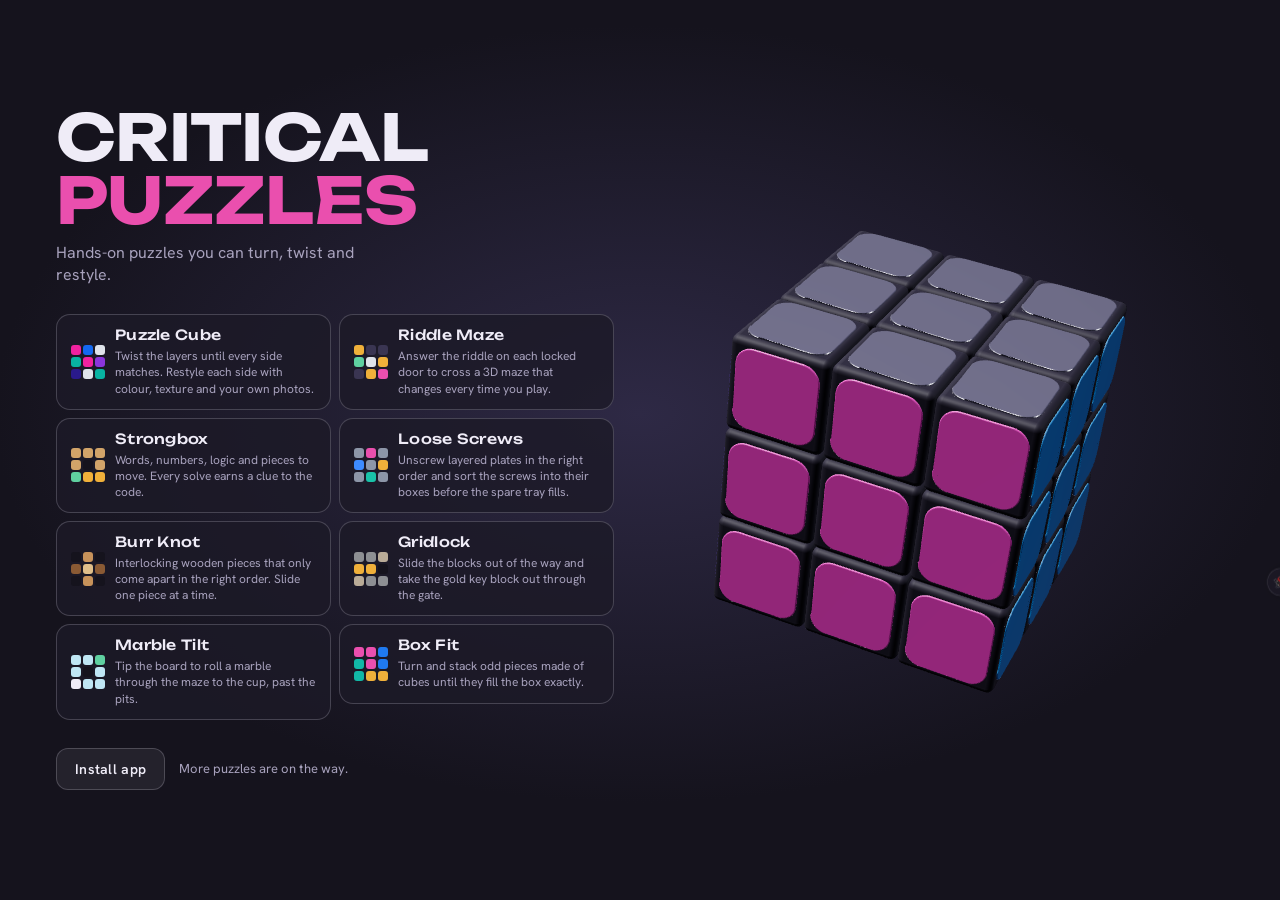
<file: index.html>
<!DOCTYPE html>
<html lang="en">
<head>
<meta charset="utf-8">
<meta name="viewport" content="width=device-width, initial-scale=1, viewport-fit=cover">
<meta name="theme-color" content="#15131d">
<title>Critical Puzzles</title>
<link rel="manifest" href="manifest.webmanifest">
<link rel="icon" type="image/png" sizes="192x192" href="icons/icon-192.png">
<link rel="apple-touch-icon" href="icons/apple-touch-icon.png">
<meta name="apple-mobile-web-app-capable" content="yes">
<meta name="mobile-web-app-capable" content="yes">
<meta name="apple-mobile-web-app-status-bar-style" content="black-translucent">
<meta name="apple-mobile-web-app-title" content="Critical Puzzles">
<link rel="preconnect" href="https://fonts.googleapis.com">
<link rel="preconnect" href="https://fonts.gstatic.com" crossorigin>
<link href="https://fonts.googleapis.com/css2?family=Hanken+Grotesk:wght@400;500;600&family=Unbounded:wght@500;700&display=swap" rel="stylesheet">
<style>
:root {
  /* Layout: one full-screen stage with a live cube that never leaves it. The home screen
     sets the name and the game list beside the cube; in play the type retreats to the
     corners; settings slide in as a sheet (phone) or side panel (wide) while the cube
     moves aside. Single dark theme by choice so face colours read on a constant stage. */
  --stage: #15131d;
  --stage-lift: #2e2945;
  --panel: #1d1a28;
  --ink: #efecf7;
  --muted: #a8a2bd;
  --line: rgba(239, 236, 247, 0.2);
  --tile: rgba(239, 236, 247, 0.07);
  --accent: #ea4fae;
  --display: "Unbounded", "Arial Rounded MT Bold", "Trebuchet MS", sans-serif;
  --body: "Hanken Grotesk", "Segoe UI", system-ui, sans-serif;
  --safe-t: env(safe-area-inset-top, 0px);
  --safe-b: env(safe-area-inset-bottom, 0px);
  color-scheme: dark;
}
* { box-sizing: border-box; }
html, body { height: 100%; margin: 0; }
body {
  background: var(--stage);
  color: var(--ink);
  font-family: var(--body);
  font-size: 15px;
  line-height: 1.4;
  overflow: hidden;
  -webkit-user-select: none;
  user-select: none;
  -webkit-tap-highlight-color: transparent;
}
[hidden] { display: none !important; }
.sr { position: absolute; width: 1px; height: 1px; overflow: hidden; clip: rect(0 0 0 0); white-space: nowrap; }
#app {
  position: relative;
  height: 100%;
  background: radial-gradient(ellipse 70% 60% at 50% 46%, var(--stage-lift), var(--stage) 72%);
}
#view {
  position: absolute; inset: 0; width: 100%; height: 100%;
  display: block; touch-action: none; outline: none;
}
#app[data-screen="home"] #view { pointer-events: none; }
#view:focus-visible { box-shadow: inset 0 0 0 2px var(--accent); }

button, .btn {
  font: 600 14px/1 var(--body);
  letter-spacing: 0.02em;
  color: var(--ink);
  background: var(--tile);
  border: 1px solid var(--line);
  border-radius: 12px;
  padding: 13px 18px;
  cursor: pointer;
  transition: background 0.15s, border-color 0.15s, transform 0.1s;
}
button:hover, .btn:hover { background: rgba(239, 236, 247, 0.14); border-color: rgba(239, 236, 247, 0.4); }
button:active, .btn:active { transform: translateY(1px); }
button:focus-visible, .btn:focus-within, input:focus-visible { outline: 2px solid var(--accent); outline-offset: 2px; }
button:disabled { opacity: 0.4; cursor: default; }
button.primary, .btn.primary { background: var(--accent); border-color: var(--accent); color: #1b0b16; }
button.primary:hover, .btn.primary:hover { background: #f26bbd; border-color: #f26bbd; }
button.quiet { background: none; border-color: transparent; color: var(--muted); padding: 10px 12px; }
.label {
  font-size: 11px; font-weight: 600; letter-spacing: 0.14em; text-transform: uppercase; color: var(--muted);
}

/* ----- Home ----- */
#home {
  position: absolute; inset: 0;
  display: flex; flex-direction: column; justify-content: flex-end; gap: 22px;
  padding: 24px clamp(18px, 5vw, 56px) calc(28px + var(--safe-b));
  pointer-events: none;
}
#app:not([data-screen="home"]) #home { display: none; }
#home h1 {
  margin: 0;
  font-family: var(--display); font-weight: 700; text-transform: uppercase;
  font-size: clamp(34px, 9.5vw, 64px); line-height: 0.98; letter-spacing: -0.01em;
  text-wrap: balance;
}
#home h1 span { display: block; color: var(--accent); }
#home .lede { margin: 10px 0 0; color: var(--muted); max-width: 38ch; font-size: 16px; }
.games { list-style: none; margin: 0; padding: 0; display: flex; flex-direction: column; gap: 10px; max-width: 480px; }
.game {
  pointer-events: auto;
  width: 100%; display: flex; align-items: center; gap: 16px; text-align: left;
  padding: 14px 16px; border-radius: 18px; background: rgba(29, 26, 40, 0.82);
}
a.game { text-decoration: none; line-height: 1.4; }
.game .mini { flex: none; display: grid; grid-template-columns: repeat(3, 14px); gap: 3px; }
.game .mini i { width: 14px; height: 14px; border-radius: 4px; background: var(--c); }
.game .txt { flex: 1; display: flex; flex-direction: column; gap: 4px; min-width: 0; }
.game .name { font-family: var(--display); font-weight: 500; font-size: 16px; }
.game .desc { font-weight: 400; font-size: 13.5px; line-height: 1.35; color: var(--muted); letter-spacing: 0; }
.game .go {
  flex: none; background: var(--accent); color: #1b0b16; border-radius: 10px; padding: 10px 14px; font-size: 13px;
}
.soon { margin: 0; color: var(--muted); font-size: 13px; }
/* Eight games: a compact two-column shelf, so every game shows without scrolling and the cube keeps its space. */
.games { display: grid; grid-template-columns: 1fr 1fr; gap: 8px; max-width: 560px; }
.game { padding: 10px 11px; gap: 10px; border-radius: 14px; min-width: 0; }
.game .mini { grid-template-columns: repeat(3, 10px); gap: 2px; }
.game .mini i { width: 10px; height: 10px; border-radius: 3px; }
.game .name { font-size: 12.5px; line-height: 1.2; overflow-wrap: anywhere; }
.game .desc, .game .go { display: none; }
#home { gap: 14px; }
@media (max-height: 700px) { #home .lede { display: none; } .game { padding: 8px 10px; } }
@media (min-width: 1100px) { .game { padding: 12px 14px; } .game .name { font-size: 14px; } .game .desc { display: block; font-size: 12px; } }
@media (min-width: 820px) {
  #home { justify-content: center; padding-right: 52%; gap: 28px; }
}

/* ----- Game ----- */
#game { position: absolute; inset: 0; pointer-events: none; }
#app[data-screen="home"] #game { display: none; }
#app[data-screen="tutorial"] .bottom, #app[data-screen="tutorial"] #open-settings,
#app[data-screen="tutorial"] .stats { display: none; }
#app:not([data-screen="tutorial"]) #tutor { display: none; }
.top, .bottom {
  position: absolute; left: 0; right: 0; display: flex; pointer-events: none;
  padding-left: clamp(12px, 3vw, 28px); padding-right: clamp(12px, 3vw, 28px);
}
.top { top: 0; padding-top: calc(12px + var(--safe-t)); justify-content: space-between; align-items: flex-start; gap: 12px; }
.top > * { pointer-events: auto; }
.top .left { display: flex; flex-direction: column; align-items: flex-start; gap: 10px; }
.top .right { display: flex; flex-direction: column; align-items: flex-end; gap: 10px; }
.top h2 {
  margin: 0 0 0 4px; font-family: var(--display); font-weight: 700; font-size: 15px;
  letter-spacing: 0.02em; text-transform: uppercase; pointer-events: none;
}
.stats { display: flex; gap: 20px; margin: 0 4px 0 0; pointer-events: none; }
.stats div { display: flex; flex-direction: column; align-items: flex-end; gap: 2px; }
.stats dd { margin: 0; font-family: var(--display); font-weight: 500; font-size: 20px; font-variant-numeric: tabular-nums; }
.bottom { bottom: 0; padding-bottom: calc(18px + var(--safe-b)); flex-direction: column; align-items: center; gap: 12px; }
#status { margin: 0; max-width: 46ch; text-align: center; color: var(--muted); text-wrap: balance; }
#status.win { color: var(--ink); font-weight: 600; }
.controls { display: flex; flex-wrap: wrap; justify-content: center; gap: 10px; pointer-events: auto; }
.controls button { min-width: 100px; }
@media (max-width: 420px) {
  .controls { width: 100%; }
  .controls button { min-width: 0; flex: 1 1 0; padding: 13px 8px; }
}

/* ----- Settings ----- */
#settings {
  position: absolute; left: 0; right: 0; bottom: 0; height: 56%;
  background: var(--panel); border-top: 1px solid var(--line); border-radius: 20px 20px 0 0;
  display: flex; flex-direction: column; pointer-events: auto;
  box-shadow: 0 -18px 50px rgba(0, 0, 0, 0.45);
}
#settings header { display: flex; align-items: center; justify-content: space-between; padding: 12px 12px 8px 18px; }
#settings h3 { margin: 0; font-family: var(--display); font-weight: 500; font-size: 15px; }
#settings .scroll {
  flex: 1; overflow-y: auto; padding: 4px 18px calc(22px + var(--safe-b));
  display: flex; flex-direction: column; gap: 10px;
}
#app[data-settings="open"] .bottom { display: none; }
.group { display: flex; flex-direction: column; gap: 10px; }
.faces { display: grid; grid-template-columns: repeat(6, 1fr); gap: 8px; }
.face {
  display: flex; flex-direction: column; align-items: center; gap: 6px;
  padding: 8px 2px; border-radius: 12px; font-size: 12px; font-weight: 500; color: var(--muted);
  background: none; border-color: transparent;
}
.face i {
  width: 34px; height: 34px; border-radius: 10px; background: var(--c) center / cover;
  box-shadow: inset 0 0 0 1px rgba(255, 255, 255, 0.18);
}
.face[aria-pressed="true"] { background: var(--tile); border-color: var(--line); color: var(--ink); }
.row { display: flex; align-items: center; gap: 12px; flex-wrap: wrap; }
input[type="color"] {
  width: 52px; height: 40px; padding: 0; border: 1px solid var(--line); border-radius: 10px; background: none; cursor: pointer;
}
.chips { display: flex; flex-wrap: wrap; gap: 8px; }
.sizes { display: grid; grid-template-columns: repeat(4, 1fr); gap: 8px; }
.sizes .chip { border-radius: 12px; padding: 12px 4px; font-family: var(--display); }
.chip { padding: 9px 13px; border-radius: 999px; font-weight: 500; font-size: 13.5px; }
.chip[aria-pressed="true"] { background: var(--ink); border-color: var(--ink); color: var(--stage); }
.thumb {
  width: 56px; height: 56px; border-radius: 12px; background: var(--tile) center / cover;
  border: 1px dashed var(--line); flex: none;
}
.thumb.has { border-style: solid; }
.hint { margin: 0; color: var(--muted); font-size: 13px; max-width: 44ch; }
@media (min-width: 820px) {
  #settings {
    left: auto; top: 0; height: auto; width: 400px;
    border-top: 0; border-left: 1px solid var(--line); border-radius: 0;
  }
  #app[data-settings="open"] .bottom { display: flex; right: 400px; }
  #app[data-settings="open"] .top .right { visibility: hidden; }
}

/* ----- Cropper ----- */
#cropper {
  position: absolute; inset: 0; z-index: 5; display: flex; align-items: center; justify-content: center;
  background: rgba(10, 9, 15, 0.86); padding: 16px;
}
.cropbox {
  width: min(100%, 380px); background: var(--panel); border: 1px solid var(--line); border-radius: 20px;
  padding: 18px; display: flex; flex-direction: column; gap: 14px;
}
.cropbox h3 { margin: 0; font-family: var(--display); font-weight: 500; font-size: 15px; }
#crop-canvas { width: 100%; aspect-ratio: 1; border-radius: 12px; touch-action: none; cursor: grab; display: block; background: #000; }
#crop-zoom { flex: 1; accent-color: var(--accent); }
.cropbox .actions { display: flex; gap: 10px; justify-content: flex-end; }

/* ----- Letters pad, log, tutorial ----- */
.log { margin: 0; min-height: 1.3em; font-family: var(--display); font-size: 12px; letter-spacing: 0.06em; color: var(--muted); text-align: center; }
.pad { display: flex; flex-direction: column; gap: 8px; pointer-events: auto; width: min(100%, 430px); }
.pad .keys { display: grid; grid-template-columns: repeat(6, 1fr); gap: 6px; }
.pad .keys button { padding: 11px 0; min-width: 0; font-family: var(--display); font-weight: 500; font-size: 13px; border-radius: 10px; }
.pad .legend { display: flex; align-items: center; gap: 12px; flex-wrap: wrap; font-size: 12.5px; color: var(--muted); }
.pad .legend i { display: inline-block; width: 12px; height: 12px; border-radius: 4px; background: var(--c); vertical-align: -1px; margin-right: 5px; box-shadow: inset 0 0 0 1px rgba(255, 255, 255, 0.22); }
.pad .legend button { margin-left: auto; padding: 8px 12px; font-size: 13px; }
.pad .hint { text-align: left; max-width: none; font-size: 12.5px; }
#app[data-pad="open"] #status { display: none; }
#tutor {
  position: absolute; left: 0; right: 0; bottom: 0; max-height: 60%; overflow-y: auto;
  background: var(--panel); border-top: 1px solid var(--line); border-radius: 20px 20px 0 0;
  padding: 14px 18px calc(18px + var(--safe-b)); display: flex; flex-direction: column; gap: 10px; pointer-events: auto;
  box-shadow: 0 -18px 50px rgba(0, 0, 0, 0.45);
}
.trow { display: flex; align-items: center; gap: 10px; }
.trow .tt { flex: 1; display: flex; flex-direction: column; gap: 3px; min-width: 0; }
.trow strong { font-family: var(--display); font-weight: 500; font-size: 15px; line-height: 1.25; }
.trow button { padding: 11px 15px; }
#t-text { margin: 0; color: var(--muted); font-size: 14px; }
.alg { display: flex; flex-wrap: wrap; gap: 6px; }
.alg span {
  font-family: var(--display); font-weight: 500; font-size: 13px; padding: 7px 9px; border-radius: 9px;
  border: 1px solid var(--line); color: var(--muted);
}
.alg span.done { color: var(--ink); background: var(--tile); border-color: transparent; opacity: 0.6; }
.alg span.now { color: #1b0b16; background: var(--accent); border-color: var(--accent); }
#t-status { margin: 0; font-weight: 600; min-height: 1.4em; }
#tutor .row button[aria-pressed="true"] { background: var(--ink); border-color: var(--ink); color: var(--stage); }
.cubelab {
  position: absolute; transform: translate(-50%, -100%); font-size: 11px; font-weight: 600;
  letter-spacing: 0.14em; text-transform: uppercase; color: var(--muted); pointer-events: none;
}
.swatches { display: grid; grid-template-columns: repeat(10, 1fr); gap: 6px; }
.swatches button { aspect-ratio: 1; padding: 0; min-width: 0; border-radius: 8px; background: var(--c); border-color: rgba(255, 255, 255, 0.2); }
.swatches button:hover { background: var(--c); }
.check { display: flex; align-items: center; gap: 10px; font-size: 14px; cursor: pointer; }
.check input { width: 18px; height: 18px; accent-color: var(--accent); }
.homerow { display: flex; align-items: center; gap: 14px; flex-wrap: wrap; pointer-events: auto; }
#info { position: absolute; inset: 0; z-index: 6; display: flex; align-items: center; justify-content: center; background: rgba(10, 9, 15, 0.82); padding: 16px; }
#info p { margin: 0; color: var(--muted); }
@media (min-width: 820px) {
  #tutor { left: auto; top: 0; width: 400px; max-height: none; border-top: 0; border-left: 1px solid var(--line); border-radius: 0; padding-top: 22px; }
}
@media (prefers-reduced-motion: reduce) { button, .btn { transition: none; } }

/* ----- Settings as case files: each category is a sealed file that opens one at a time ----- */
.file { border: 1px solid var(--line); border-radius: 14px; background: var(--tile); }
.file > summary { list-style: none; display: flex; align-items: center; gap: 12px; padding: 11px 14px; cursor: pointer; border-radius: 14px; }
.file > summary::-webkit-details-marker { display: none; }
.file > summary:focus-visible { outline: 2px solid var(--accent); outline-offset: 2px; }
.lock { flex: none; width: 30px; height: 30px; border-radius: 50%; border: 1px solid var(--line); background: #110f18; position: relative; transition: transform 0.35s, border-color 0.35s; }
.lock::before, .lock::after { content: ""; position: absolute; left: 50%; background: #f0b03a; transition: background 0.35s; }
.lock::before { top: 7px; width: 8px; height: 8px; margin-left: -4px; border-radius: 50%; }
.lock::after { top: 12px; width: 4px; height: 10px; margin-left: -2px; border-radius: 0 0 2px 2px; }
.file[open] .lock { transform: rotate(90deg); border-color: #5fd0a0; }
.file[open] .lock::before, .file[open] .lock::after { background: #5fd0a0; }
.ft { flex: 1; min-width: 0; display: flex; flex-direction: column; gap: 2px; }
.kick { font-size: 10.5px; letter-spacing: 0.14em; text-transform: uppercase; color: var(--muted); }
.kick::after { content: " \00B7  sealed"; }
.file[open] .kick::after { content: " \00B7  open"; color: #5fd0a0; }
.fname { font-family: var(--display); font-weight: 500; font-size: 14px; }
.fdesc { font-size: 12.5px; color: var(--muted); white-space: nowrap; overflow: hidden; text-overflow: ellipsis; }
.fbody { padding: 6px 14px 16px; display: flex; flex-direction: column; gap: 18px; animation: unseal 0.3s ease; }
@keyframes unseal { from { opacity: 0; transform: translateY(-6px); } }
@media (prefers-reduced-motion: reduce) { .fbody { animation: none; } .lock, .lock::before, .lock::after { transition: none; } }
</style>
</head>
<body>
<div id="app" data-screen="home">
  <canvas id="view" tabindex="0" aria-label="3D puzzle cube. Drag a square to turn a layer, drag beside the cube to spin it. Keys: R L U D F B turn the faces you are looking at, arrow keys spin the cube."></canvas>

  <section id="home">
    <div>
      <h1>Critical <span>Puzzles</span></h1>
      <p class="lede">Hands-on puzzles you can turn, twist and restyle.</p>
    </div>
    <ul class="games">
      <li>
        <button class="game" id="open-cube" type="button">
          <span class="mini" aria-hidden="true">
            <i style="--c:#f0229f"></i><i style="--c:#1368f0"></i><i style="--c:#dfe3ea"></i>
            <i style="--c:#08b3a2"></i><i style="--c:#f0229f"></i><i style="--c:#8a35dc"></i>
            <i style="--c:#2a1a8c"></i><i style="--c:#dfe3ea"></i><i style="--c:#08b3a2"></i>
          </span>
          <span class="txt">
            <span class="name">Puzzle Cube</span>
            <span class="desc">Twist the layers until every side matches. Restyle each side with colour, texture and your own photos.</span>
          </span>
          <span class="go">Play</span>
        </button>
      </li>
      <li>
        <a class="game btn" id="open-riddles" href="riddles.html">
          <span class="mini" aria-hidden="true">
            <i style="--c:#f0b03a"></i><i style="--c:#3a3552"></i><i style="--c:#3a3552"></i>
            <i style="--c:#5fd0a0"></i><i style="--c:#dfe3ea"></i><i style="--c:#f0b03a"></i>
            <i style="--c:#3a3552"></i><i style="--c:#f0b03a"></i><i style="--c:#ea4fae"></i>
          </span>
          <span class="txt">
            <span class="name">Riddle Maze</span>
            <span class="desc">Answer the riddle on each locked door to cross a 3D maze that changes every time you play.</span>
          </span>
          <span class="go">Play</span>
        </a>
      </li>
      <li>
        <a class="game btn" id="open-strongbox" href="strongbox.html">
          <span class="mini" aria-hidden="true">
            <i style="--c:#d2a469"></i><i style="--c:#d2a469"></i><i style="--c:#d2a469"></i>
            <i style="--c:#d2a469"></i><i style="--c:#15131d"></i><i style="--c:#d2a469"></i>
            <i style="--c:#5fd0a0"></i><i style="--c:#f0b03a"></i><i style="--c:#f0b03a"></i>
          </span>
          <span class="txt">
            <span class="name">Strongbox</span>
            <span class="desc">Words, numbers, logic and pieces to move. Every solve earns a clue to the code.</span>
          </span>
          <span class="go">Play</span>
        </a>
      </li>
      <li>
        <a class="game btn" id="open-screws" href="screws.html">
          <span class="mini" aria-hidden="true">
            <i style="--c:#8d96a8"></i><i style="--c:#ea4fae"></i><i style="--c:#8d96a8"></i>
            <i style="--c:#3d8bff"></i><i style="--c:#8d96a8"></i><i style="--c:#f0b03a"></i>
            <i style="--c:#8d96a8"></i><i style="--c:#19c2a8"></i><i style="--c:#8d96a8"></i>
          </span>
          <span class="txt">
            <span class="name">Loose Screws</span>
            <span class="desc">Unscrew layered plates in the right order and sort the screws into their boxes before the spare tray fills.</span>
          </span>
          <span class="go">Play</span>
        </a>
      </li>
      <li>
        <a class="game btn" id="open-burr" href="burr.html">
          <span class="mini" aria-hidden="true">
            <i style="--c:#15131d"></i><i style="--c:#c7925a"></i><i style="--c:#15131d"></i>
            <i style="--c:#8a5a34"></i><i style="--c:#e0bf8a"></i><i style="--c:#8a5a34"></i>
            <i style="--c:#15131d"></i><i style="--c:#c7925a"></i><i style="--c:#15131d"></i>
          </span>
          <span class="txt">
            <span class="name">Burr Knot</span>
            <span class="desc">Interlocking wooden pieces that only come apart in the right order. Slide one piece at a time.</span>
          </span>
          <span class="go">Play</span>
        </a>
      </li>
      <li>
        <a class="game btn" id="open-gridlock" href="gridlock.html">
          <span class="mini" aria-hidden="true">
            <i style="--c:#8d8f93"></i><i style="--c:#8d8f93"></i><i style="--c:#b9ab97"></i>
            <i style="--c:#f0b03a"></i><i style="--c:#f0b03a"></i><i style="--c:#15131d"></i>
            <i style="--c:#b9ab97"></i><i style="--c:#8d8f93"></i><i style="--c:#8d8f93"></i>
          </span>
          <span class="txt">
            <span class="name">Gridlock</span>
            <span class="desc">Slide the blocks out of the way and take the gold key block out through the gate.</span>
          </span>
          <span class="go">Play</span>
        </a>
      </li>
      <li>
        <a class="game btn" id="open-marble" href="marble.html">
          <span class="mini" aria-hidden="true">
            <i style="--c:#bfe6f4"></i><i style="--c:#bfe6f4"></i><i style="--c:#5fd0a0"></i>
            <i style="--c:#bfe6f4"></i><i style="--c:#15131d"></i><i style="--c:#bfe6f4"></i>
            <i style="--c:#efecf7"></i><i style="--c:#bfe6f4"></i><i style="--c:#bfe6f4"></i>
          </span>
          <span class="txt">
            <span class="name">Marble Tilt</span>
            <span class="desc">Tip the board to roll a marble through the maze to the cup, past the pits.</span>
          </span>
          <span class="go">Play</span>
        </a>
      </li>
      <li>
        <a class="game btn" id="open-boxfit" href="boxfit.html">
          <span class="mini" aria-hidden="true">
            <i style="--c:#ea4fae"></i><i style="--c:#ea4fae"></i><i style="--c:#1f7af0"></i>
            <i style="--c:#12b8a6"></i><i style="--c:#ea4fae"></i><i style="--c:#1f7af0"></i>
            <i style="--c:#12b8a6"></i><i style="--c:#f0b03a"></i><i style="--c:#f0b03a"></i>
          </span>
          <span class="txt">
            <span class="name">Box Fit</span>
            <span class="desc">Turn and stack odd pieces made of cubes until they fill the box exactly.</span>
          </span>
          <span class="go">Play</span>
        </a>
      </li>
    </ul>
    <div class="homerow">
      <button id="install" type="button">Install app</button>
      <p class="soon">More puzzles are on the way.</p>
    </div>
  </section>

  <section id="game">
    <div class="top">
      <div class="left">
        <button id="back" type="button">&larr; Games</button>
        <h2>Puzzle Cube</h2>
      </div>
      <div class="right">
        <button id="open-settings" type="button">Settings</button>
        <dl class="stats">
          <div><dt class="label">Moves</dt><dd id="moves">0</dd></div>
          <div><dt class="label">Time</dt><dd id="time">0:00</dd></div>
        </dl>
      </div>
    </div>
    <div class="bottom">
      <p id="log" class="log" aria-label="Recent turns"></p>
      <p id="status" role="status" aria-live="polite">Drag a square to turn a layer. Drag beside the cube, or with two fingers, to spin it. Pinch or scroll to zoom.</p>
      <div id="pad-slot" hidden></div>
      <div class="controls">
        <button id="scramble" class="primary" type="button">Scramble</button>
        <button id="undo" type="button" disabled>Undo</button>
        <button id="reset" type="button">Reset</button>
        <button id="letters" type="button" aria-pressed="false">Letters</button>
      </div>
    </div>

    <span id="lab-guide" class="cubelab" hidden>Guide</span>
    <span id="lab-you" class="cubelab" hidden>You</span>
    <div id="tutor" aria-label="Tutorial">
      <div class="trow">
        <button id="t-prev" type="button" aria-label="Previous step">&lsaquo;</button>
        <div class="tt"><span class="label" id="t-count"></span><strong id="t-title"></strong></div>
        <button id="t-next" type="button" aria-label="Next step">&rsaquo;</button>
      </div>
      <p id="t-text"></p>
      <div class="alg" id="t-alg" aria-label="Turns in this algorithm"></div>
      <p id="t-status" role="status" aria-live="polite"></p>
      <div class="row">
        <button id="t-step" class="primary" type="button">Next turn</button>
        <button id="t-play" type="button">Play all</button>
        <button id="t-restart" type="button">Restart</button>
        <button id="t-practice" type="button" aria-pressed="false">Practise alongside</button>
      </div>
      <div id="t-pad-slot" hidden></div>
    </div>

    <aside id="settings" hidden aria-label="Cube settings">
      <header>
        <h3>Settings</h3>
        <button id="close-settings" class="quiet" type="button">Done</button>
      </header>
      <div class="scroll">
<details class="file">
<summary><span class="lock" aria-hidden="true"></span><span class="ft"><span class="kick">File 01</span><span class="fname">The puzzle</span><span class="fdesc">Cube size</span></span></summary>
<div class="fbody">
        <div class="group">
          <span class="label">Cube size</span>
          <div class="sizes" id="sizes"></div>
          <p class="hint">Each size keeps its own game, so you can switch and come back.</p>
        </div>
</div>
</details>
<details class="file">
<summary><span class="lock" aria-hidden="true"></span><span class="ft"><span class="kick">File 02</span><span class="fname">Training</span><span class="fdesc">Tutorial and letter moves</span></span></summary>
<div class="fbody">
        <div class="group">
          <span class="label">Tutorial &middot; difficulty</span>
          <div class="chips" id="tracks"></div>
          <p class="hint" id="track-blurb"></p>
          <label class="check"><input type="checkbox" id="tut-practice"> Practise alongside the guide (split screen)</label>
          <div class="row"><button id="tut-start" class="primary" type="button">Start tutorial</button></div>
          <p class="hint">Lessons use a 3&times;3 cube. Your current game is kept and comes back when you exit.</p>
        </div>
        <div class="group">
          <span class="label">Starting position for letters</span>
          <p class="hint">Letters such as R and LI are read from one fixed starting position. Spin the cube to the view you want and anchor it. Snap back returns the cube to it at any time.</p>
          <div class="row">
            <button id="anchor-set" type="button">Anchor this view</button>
            <button id="anchor-reset" type="button">Use the original</button>
          </div>
        </div>
</div>
</details>
<details class="file">
<summary><span class="lock" aria-hidden="true"></span><span class="ft"><span class="kick">File 03</span><span class="fname">The scene</span><span class="fdesc">Background and colour theme</span></span></summary>
<div class="fbody">
        <div class="group">
          <span class="label">Background</span>
          <div class="chips" id="bgs"></div>
        </div>
        <div class="group">
          <span class="label">Colour theme</span>
          <div class="chips" id="themes"></div>
          <div class="row">
            <input type="color" id="frame-color" aria-label="Frame colour">
            <p class="hint">Frame colour, the body between the squares.</p>
          </div>
        </div>
</div>
</details>
<details class="file">
<summary><span class="lock" aria-hidden="true"></span><span class="ft"><span class="kick">File 04</span><span class="fname">The sides</span><span class="fdesc">Colour, texture and image for each side</span></span></summary>
<div class="fbody">
        <div class="group">
          <span class="label">Side</span>
          <div class="faces" id="faces"></div>
        </div>
        <div class="group">
          <span class="label">Colour</span>
          <div class="row">
            <input type="color" id="face-color" aria-label="Colour of this side">
            <p class="hint">Textures keep this colour, so the sides stay easy to tell apart.</p>
          </div>
          <div class="swatches" id="swatches"></div>
        </div>
        <div class="group">
          <span class="label">Texture</span>
          <div class="chips" id="chips"></div>
          <div class="row"><button id="tex-all" type="button">Use this texture on every side</button></div>
        </div>
        <div class="group">
          <span class="label">Image</span>
          <div class="row">
            <span class="thumb" id="thumb" aria-hidden="true"></span>
            <label class="btn" for="img-file" id="img-label">Add image</label>
            <input class="sr" type="file" id="img-file" accept="image/*">
            <button id="img-remove" type="button" hidden>Remove</button>
          </div>
          <div class="chips" id="img-modes"></div>
          <p class="hint">You crop the image to a square. It shows only on the squares, never in the gaps, either as one picture across the side or repeated on every square.</p>
        </div>
        <div class="group">
          <div class="row"><button id="look-reset" type="button">Restore the original look</button></div>
        </div>
</div>
</details>
<details class="file">
<summary><span class="lock" aria-hidden="true"></span><span class="ft"><span class="kick">File 05</span><span class="fname">The app</span><span class="fdesc">Version, updates and bug reports</span></span></summary>
<div class="fbody">
<div class="group">
<p class="hint" id="upd-version"></p>
<div class="row"><button id="upd-check" type="button">Check for update</button><button type="button" data-bug-open>&#128030; Report a bug</button></div>
<p class="hint" id="upd-status" role="status" aria-live="polite"></p>
</div>
</div>
</details>
      </div>
    </aside>
  </section>

  <div id="info" hidden role="dialog" aria-modal="true" aria-labelledby="info-title">
    <div class="cropbox">
      <h3 id="info-title"></h3>
      <p id="info-text"></p>
      <div class="actions"><button id="info-close" class="primary" type="button">Close</button></div>
    </div>
  </div>

  <div id="cropper" hidden role="dialog" aria-modal="true" aria-labelledby="crop-title">
    <div class="cropbox">
      <h3 id="crop-title">Crop image</h3>
      <canvas id="crop-canvas" aria-label="Crop preview. Drag to move the image, pinch or use the slider to zoom."></canvas>
      <div class="row">
        <label class="label" for="crop-zoom">Zoom</label>
        <input type="range" id="crop-zoom" min="1" max="5" step="0.01" value="1">
      </div>
      <div class="actions">
        <button id="crop-cancel" type="button">Cancel</button>
        <button id="crop-ok" class="primary" type="button">Place on side</button>
      </div>
    </div>
  </div>
</div>

<script src="three.min.js"></script>
<script>
(function () {
  'use strict';
  var $ = function (id) { return document.getElementById(id); };
  var app = $('app'), canvas = $('view');
  var statusEl = $('status'), movesEl = $('moves'), timeEl = $('time'), undoBtn = $('undo');
  var HINT = statusEl.textContent;

  function say(text, win) {
    statusEl.textContent = text;
    statusEl.classList.toggle('win', !!win);
  }
  function store(key, value) { try { localStorage.setItem(key, JSON.stringify(value)); return true; } catch (e) { return false; } }
  function load(key) { try { return JSON.parse(localStorage.getItem(key)); } catch (e) { return null; } }

  var renderer;
  try {
    if (!window.THREE) throw new Error('no three');
    renderer = new THREE.WebGLRenderer({ canvas: canvas, antialias: true, alpha: true, preserveDrawingBuffer: true });
  } catch (err) {
    document.querySelector('#home .lede').textContent =
      'This browser could not start 3D graphics. Turn on WebGL or try another browser.';
    return;
  }

  var V3 = THREE.Vector3;
  var AX = [new V3(1, 0, 0), new V3(0, 1, 0), new V3(0, 0, 1)];
  var QUARTER = Math.PI / 2;
  var reduceMotion = window.matchMedia('(prefers-reduced-motion: reduce)').matches;
  function clamp(v, lo, hi) { return Math.max(lo, Math.min(hi, v)); }
  function sstep(a, b, x) { var t = clamp((x - a) / (b - a), 0, 1); return t * t * (3 - 2 * t); }

  /* =====================================================================
     Sides and textures
     ===================================================================== */
  var SIZES = [2, 3, 4, 5], SIZE_KEY = 'critical-puzzles.cube.size.v1';
  var N = SIZES.indexOf(load(SIZE_KEY)) > -1 ? load(SIZE_KEY) : 3;   // squares along one edge
  var OFF = (N - 1) / 2;
  var FACE_DEFS = [
    { label: 'Top',    axis: 1, sign:  1, color: '#dfe3ea', tex: 'chrome' },
    { label: 'Front',  axis: 2, sign:  1, color: '#f0229f', tex: 'plastic' },
    { label: 'Right',  axis: 0, sign:  1, color: '#1368f0', tex: 'plastic' },
    { label: 'Back',   axis: 2, sign: -1, color: '#8a35dc', tex: 'plastic' },
    { label: 'Left',   axis: 0, sign: -1, color: '#2a1a8c', tex: 'plastic' },
    { label: 'Bottom', axis: 1, sign: -1, color: '#08b3a2', tex: 'plastic' }
  ];

  // Value noise helpers for the texture painters.
  function hash(ix, iy, s) { var n = Math.sin(ix * 127.1 + iy * 311.7 + s * 74.7) * 43758.5453; return n - Math.floor(n); }
  function vnoise(x, y, s) {
    var ix = Math.floor(x), iy = Math.floor(y), fx = x - ix, fy = y - iy;
    fx = fx * fx * (3 - 2 * fx); fy = fy * fy * (3 - 2 * fy);
    var a = hash(ix, iy, s), b = hash(ix + 1, iy, s), c = hash(ix, iy + 1, s), d = hash(ix + 1, iy + 1, s);
    return a + (b - a) * fx + (c - a) * fy + (a - b - c + d) * fx * fy;
  }
  function fbm(x, y, oct, s) {
    var sum = 0, amp = 0.5, tot = 0;
    for (var i = 0; i < oct; i++) { sum += amp * vnoise(x, y, s + i); tot += amp; x *= 2.03; y *= 2.03; amp *= 0.5; }
    return sum / tot;
  }

  /* Each texture: surface numbers plus a height painter. Height drives the bumps and
     shades the side's colour (shade), and can frost it towards white (whiten: [amount, from, to]).
     rise lifts the surface off the square as real geometry by that many units; relief: 'fur' or
     'spikes' builds strands or cones instead.
     h(x, y) returns 0..1 for a point on the side; draw(ctx, size) paints greys on a canvas. */
  var TEX = {
    plastic:   { label: 'Glossy plastic', rough: 0.36, metal: 0, coat: 0.5, coatRough: 0.2, env: 0.5 },
    chrome:    { label: 'Polished metal', rough: 0.24, metal: 1, coat: 0, env: 0.9 },
    metal:     { label: 'Brushed metal', rough: 0.4, metal: 1, coat: 0, env: 0.9, bump: 0.0012, shade: 0.2,
      h: function (x, y) { return vnoise(x * 4, y * 420, 2) * 0.6 + vnoise(x * 14, y * 900, 5) * 0.4; } },
    wood:      { label: 'Smooth wood', rough: 0.5, metal: 0, coat: 0.35, coatRough: 0.3, env: 0.5, bump: 0.003, shade: 0.55,
      h: function (x, y) {
        var g = x * 9 + fbm(x * 2.2, y * 0.7, 3, 1) * 5;
        return clamp(0.22 + (0.5 + 0.5 * Math.sin(g * 6.283)) * 0.5 + vnoise(x * 170, y * 4, 7) * 0.28, 0, 1);
      } },
    bark:      { label: 'Bark', rise: 0.075, rough: 0.95, metal: 0, coat: 0, env: 0.35, bump: 0.04, shade: 0.62,
      h: function (x, y) {
        var r = 1 - Math.abs(2 * fbm(x * 9, y * 2.2, 4, 3) - 1);
        return clamp(1 - r * r * r * 0.95 - fbm(x * 44, y * 14, 2, 9) * 0.25, 0, 1);
      } },
    furry:     { label: 'Fuzzy fur', rough: 1, metal: 0, coat: 0, env: 0.3, relief: 'fur' },
    bumpy:     { label: 'Bumpy', rough: 0.42, metal: 0, coat: 0.45, coatRough: 0.25, env: 0.55, bump: 0, shade: 0.3, rise: 0.14,
      h: function (x, y) {
        var G = 11, gx = x * G, gy = y * G, ix = Math.floor(gx), iy = Math.floor(gy), best = 0;
        for (var dy = -1; dy <= 1; dy++) for (var dx = -1; dx <= 1; dx++) {
          var jx = ix + dx, jy = iy + dy;
          var cx = jx + 0.5 + (hash(jx, jy, 51) - 0.5) * 0.5, cy = jy + 0.5 + (hash(jx, jy, 52) - 0.5) * 0.5;
          var d = Math.hypot(gx - cx, gy - cy) / (0.4 + hash(jx, jy, 53) * 0.22);
          if (d < 1) best = Math.max(best, Math.sqrt(1 - d * d) * (0.6 + 0.4 * hash(jx, jy, 54)));
        }
        return best;
      } },
    fluffy:    { label: 'Fluffy', rise: 0.065, rough: 1, metal: 0, coat: 0, env: 0.35, bump: 0.014, shade: 0.28, whiten: [0.55, 0.15, 0.95],
      h: function (x, y) {
        var n = Math.abs(2 * fbm(x * 5, y * 5, 2, 13) - 1);
        return clamp(sstep(0, 0.55, n) * 0.85 + vnoise(x * 150, y * 150, 6) * 0.15, 0, 1);
      } },
    slimy:     { label: 'Slimy', rise: 0.05, rough: 0.04, metal: 0, coat: 1, coatRough: 0.03, env: 1.1, bump: 0.03, shade: 0.35,
      h: function (x, y) { return sstep(0.3, 0.7, fbm(x * 5, y * 5, 3, 17)); } },
    prickly:   { label: 'Spiky', rough: 0.4, metal: 0, coat: 0.3, coatRough: 0.3, env: 0.55, relief: 'spikes' },
    sandpaper: { label: 'Sandpaper', rough: 1, metal: 0, coat: 0, env: 0.3, bump: 0.0016, shade: 0.45,
      h: function (x, y) { return Math.random() * 0.75 + vnoise(x * 210, y * 210, 4) * 0.25; } },
    snowy:     { label: 'Snowy', rise: 0.07, rough: 0.85, metal: 0, coat: 0, env: 0.45, bump: 0.03, shade: 0.25, whiten: [1, 0.3, 0.72],
      h: function (x, y) { return sstep(0.36, 0.62, fbm(x * 6, y * 6, 4, 11)) * 0.82 + vnoise(x * 95, y * 95, 3) * 0.18; } },
    watery:    { label: 'Watery', rise: 0.022, rough: 0.03, metal: 0, coat: 1, coatRough: 0.02, env: 1.2, bump: 0.014, shade: 0.4, whiten: [0.55, 0.45, 1],
      h: function (x, y) {
        var wx = x + fbm(x * 3, y * 3, 3, 21) * 0.25, wy = y + fbm(x * 3 + 9, y * 3 + 4, 3, 23) * 0.25;
        var a = Math.sin(wx * 38) + Math.sin(wy * 31 + wx * 17) + Math.sin((wx + wy) * 23);
        var c = 1 - Math.abs(a / 3);
        return c * c * c;
      } },
    sandy:     { label: 'Sandy', rise: 0.025, rough: 0.95, metal: 0, coat: 0, env: 0.35, bump: 0.006, shade: 0.4,
      h: function (x, y) {
        var rip = 0.5 + 0.5 * Math.sin(y * 46 + fbm(x * 3, y * 3, 3, 5) * 9);
        return rip * 0.5 + Math.random() * 0.3 + fbm(x * 60, y * 60, 2, 8) * 0.2;
      } },
    wicker:    { label: 'Wicker', rise: 0.05, rough: 0.7, metal: 0, coat: 0.15, coatRough: 0.5, env: 0.45, bump: 0.035, shade: 0.7,
      h: function (x, y) {
        var N = 15, cx = x * N, cy = y * N, ix = Math.floor(cx), iy = Math.floor(cy), fx = cx - ix, fy = cy - iy;
        var horiz = ((ix + iy) & 1) === 0;
        var across = horiz ? fy : fx, along = horiz ? fx : fy;
        var d = Math.abs(across - 0.5) * 2;
        var prof = Math.sqrt(Math.max(0, 1 - d * d * 0.97));
        var arch = 0.5 + 0.5 * Math.sin(along * Math.PI);
        var fibre = vnoise((horiz ? cx : cy) * 0.8, (horiz ? cy : cx) * 34, 31) * 0.14;
        return clamp(prof * arch * 0.86 + fibre, 0, 1);
      } }
  };
  var TEX_ORDER = ['plastic', 'furry', 'bumpy', 'prickly', 'wood', 'bark', 'chrome', 'metal', 'fluffy', 'slimy',
                   'sandpaper', 'snowy', 'watery', 'sandy', 'wicker'];

  /* =====================================================================
     Scene
     ===================================================================== */
  renderer.setPixelRatio(Math.min(window.devicePixelRatio || 1, 2));
  renderer.outputEncoding = THREE.sRGBEncoding;
  renderer.toneMapping = THREE.ACESFilmicToneMapping;
  renderer.toneMappingExposure = 1.0;
  renderer.autoClear = false;
  var bgScene = new THREE.Scene(), bgCam = new THREE.PerspectiveCamera(50, 1, 1, 700), bgNow = null;
  bgCam.rotation.x = -0.1;
  var maxAniso = renderer.capabilities.getMaxAnisotropy();

  var scene = new THREE.Scene();
  var camera = new THREE.PerspectiveCamera(32, 1, 0.1, 200);
  camera.position.set(0, 0, 14);

  // A small studio built in code, so metal and gloss have something to reflect.
  (function buildStudio() {
    var env = new THREE.Scene();
    var c = document.createElement('canvas');
    c.width = 16; c.height = 256;
    var g = c.getContext('2d');
    var grad = g.createLinearGradient(0, 0, 0, 256);
    grad.addColorStop(0, '#7a7598');
    grad.addColorStop(0.45, '#2a263c');
    grad.addColorStop(1, '#08070c');
    g.fillStyle = grad; g.fillRect(0, 0, 16, 256);
    var tex = new THREE.CanvasTexture(c);
    tex.encoding = THREE.sRGBEncoding;
    env.add(new THREE.Mesh(
      new THREE.SphereGeometry(40, 32, 16),
      new THREE.MeshBasicMaterial({ map: tex, side: THREE.BackSide })
    ));
    function panel(w, h, x, y, z, power, tint) {
      var m = new THREE.MeshBasicMaterial({ color: new THREE.Color(tint).multiplyScalar(power), side: THREE.DoubleSide });
      var p = new THREE.Mesh(new THREE.PlaneGeometry(w, h), m);
      p.position.set(x, y, z); p.lookAt(0, 0, 0); env.add(p);
    }
    panel(14, 10, -8, 14, 10, 6, 0xffffff);    // key softbox, upper left front
    panel(5, 16, 18, 2, 4, 5, 0xdfe6ff);       // cool strip, right
    panel(10, 6, -4, -3, -18, 4, 0xffd9f0);    // warm rim, behind
    panel(16, 16, 0, -18, 0, 0.6, 0x8f88b8);   // floor bounce
    var pmrem = new THREE.PMREMGenerator(renderer);
    scene.environment = pmrem.fromScene(env, 0.03).texture;
    pmrem.dispose();
  })();
  var key = new THREE.DirectionalLight(0xffffff, 0.7);
  key.position.set(-4, 7, 6);
  scene.add(key);

  /* ---------- Geometry ---------- */
  function roundedBox(size, r, k, mid) {
    var n = 2 * k + mid, h = size / 2, flat = h - r;
    var geo = new THREE.BoxGeometry(size, size, size, n, n, n);
    var pos = geo.attributes.position, nor = geo.attributes.normal;
    function remap(c) {
      var i = Math.round((c / size + 0.5) * n);
      if (i <= k) return -h + r * i / k;
      if (i >= n - k) return h - r * (n - i) / k;
      return -flat + 2 * flat * (i - k) / mid;
    }
    var v = new V3(), inner = new V3();
    for (var j = 0; j < pos.count; j++) {
      v.set(remap(pos.getX(j)), remap(pos.getY(j)), remap(pos.getZ(j)));
      inner.set(clamp(v.x, -flat, flat), clamp(v.y, -flat, flat), clamp(v.z, -flat, flat));
      v.sub(inner).normalize();
      nor.setXYZ(j, v.x, v.y, v.z);
      pos.setXYZ(j, inner.x + v.x * r, inner.y + v.y * r, inner.z + v.z * r);
    }
    return geo;
  }
  var ST_W = 0.82, ST_R = 0.17, ST_BEVEL = 0.012;
  function stickerGeometry() {
    var h = ST_W / 2, r = ST_R, s = new THREE.Shape(), P = Math.PI;
    s.moveTo(-h + r, -h);
    s.lineTo(h - r, -h);  s.absarc(h - r, -h + r, r, -P / 2, 0, false);
    s.lineTo(h, h - r);   s.absarc(h - r, h - r, r, 0, P / 2, false);
    s.lineTo(-h + r, h);  s.absarc(-h + r, h - r, r, P / 2, P, false);
    s.lineTo(-h, -h + r); s.absarc(-h + r, -h + r, r, P, 1.5 * P, false);
    return new THREE.ExtrudeGeometry(s, {
      depth: 0.01, bevelEnabled: true, bevelThickness: ST_BEVEL, bevelSize: ST_BEVEL,
      bevelSegments: 3, curveSegments: 10
    });
  }
  // One sticker shape per grid cell: its UVs cover that cell's share of the whole side,
  // so a picture or texture runs across all nine squares and skips the gaps.
  var stickerBase = stickerGeometry(), stickerCells = {}, reliefCache = {};
  function whiten(g) {
    var a = new Float32Array(g.attributes.position.count * 3); a.fill(1);
    g.setAttribute('color', new THREE.BufferAttribute(a, 3));
    return g;
  }
  whiten(stickerBase);

  /* ---------- Relief: geometry that stands up off a square ---------- */
  var TOP = 0.01 + ST_BEVEL + 0.0015;      // top surface of a square, in its own space
  function edgeDist(x, y) {                // negative inside the rounded square
    var c = ST_W / 2 - ST_R, qx = Math.abs(x) - c, qy = Math.abs(y) - c;
    return Math.hypot(Math.max(qx, 0), Math.max(qy, 0)) + Math.min(Math.max(qx, qy), 0) - ST_R;
  }
  function sampleH(H, u, v) {
    var px = clamp(Math.round(u * S), 2, S - 3), py = clamp(Math.round((1 - v) * S), 2, S - 3), sum = 0;
    for (var dy = -2; dy <= 2; dy += 2) for (var dx = -2; dx <= 2; dx += 2) sum += H.data[(py + dy) * S + px + dx];
    return sum / (9 * 255);
  }
  function fromArrays(P, U, C, NRM) {
    var g = new THREE.BufferGeometry();
    g.setAttribute('position', new THREE.BufferAttribute(new Float32Array(P), 3));
    g.setAttribute('uv', new THREE.BufferAttribute(new Float32Array(U), 2));
    g.setAttribute('color', new THREE.BufferAttribute(new Float32Array(C), 3));
    if (NRM) g.setAttribute('normal', new THREE.BufferAttribute(new Float32Array(NRM), 3));
    else g.computeVertexNormals();
    return g;
  }
  // A height-painted texture pushed up into a real surface.
  function reliefRaised(key, cu, cv) {
    var T = TEX[key], H = heightFor(key), R = N <= 3 ? 34 : (N === 4 ? 26 : 20), c = ST_W / 2 - ST_R;
    var g = new THREE.PlaneGeometry(ST_W, ST_W, R, R), pos = g.attributes.position, uv = g.attributes.uv;
    for (var i = 0; i < pos.count; i++) {
      var x = pos.getX(i), y = pos.getY(i), ax = Math.abs(x), ay = Math.abs(y);
      if (ax > c && ay > c) {
        var dx = ax - c, dy = ay - c, l = Math.hypot(dx, dy);
        if (l > ST_R) { x = (x < 0 ? -1 : 1) * (c + dx * ST_R / l); y = (y < 0 ? -1 : 1) * (c + dy * ST_R / l); }
      }
      var u = (cu + x + N / 2) / N, v = (cv + y + N / 2) / N;
      pos.setXYZ(i, x, y, TOP + sampleH(H, u, v) * T.rise * sstep(0, 0.06, -edgeDist(x, y)));
      uv.setXY(i, u, v);
    }
    g.computeVertexNormals();
    return whiten(g);
  }
  // Cones.
  function reliefSpikes(cu, cv) {
    var G = 5, seg = 7, P = [], U = [], C = [], inset = 0.04, cell = (ST_W - inset * 2) / G;
    for (var gy = 0; gy < G; gy++) for (var gx = 0; gx < G; gx++) {
      var cx = -ST_W / 2 + inset + (gx + 0.5 + (Math.random() - 0.5) * 0.3) * cell;
      var cy = -ST_W / 2 + inset + (gy + 0.5 + (Math.random() - 0.5) * 0.3) * cell;
      var r = cell * (0.4 + Math.random() * 0.08);
      if (edgeDist(cx, cy) > -r * 0.8) { var pull = 0.86; cx *= pull; cy *= pull; }
      var hgt = 0.2 + Math.random() * 0.11;
      var tx = cx + (Math.random() - 0.5) * 0.05, ty = cy + (Math.random() - 0.5) * 0.05;
      var u = (cu + cx + N / 2) / N, v = (cv + cy + N / 2) / N;
      for (var k = 0; k < seg; k++) {
        var a0 = k / seg * 6.2832, a1 = (k + 1) / seg * 6.2832;
        P.push(cx + Math.cos(a0) * r, cy + Math.sin(a0) * r, TOP - 0.004,
               cx + Math.cos(a1) * r, cy + Math.sin(a1) * r, TOP - 0.004, tx, ty, TOP + hgt);
        U.push(u, v, u, v, u, v);
        C.push(0.5, 0.5, 0.5, 0.5, 0.5, 0.5, 1, 1, 1);
      }
    }
    return fromArrays(P, U, C);
  }
  // Short strands, each a sliver that leans its own way; dark at the root, bright at the tip.
  function reliefFur(cu, cv) {
    var count = N <= 3 ? 1100 : (N === 4 ? 800 : 600), P = [], U = [], C = [], NR = [], w = 0.017;
    for (var k = 0; k < count; k++) {
      var x, y;
      do { x = (Math.random() - 0.5) * ST_W; y = (Math.random() - 0.5) * ST_W; } while (edgeDist(x, y) > -0.006);
      var comb = vnoise((cu + x) * 2.2, (cv + y) * 2.2, 61) * 6.2832;
      var len = 0.075 + Math.random() * 0.065;
      var dx = Math.cos(comb) * 0.3 + (Math.random() - 0.5) * 0.7, dy = Math.sin(comb) * 0.3 + (Math.random() - 0.5) * 0.7;
      var wa = Math.random() * 3.1416, wx = Math.cos(wa) * w / 2, wy = Math.sin(wa) * w / 2;
      var tx = x + dx * len, ty = y + dy * len, tz = TOP + len, bz = TOP - 0.004;
      var nl = Math.hypot(dx * 0.5, dy * 0.5, 1), nx = dx * 0.5 / nl, ny = dy * 0.5 / nl, nz = 1 / nl;
      var u = (cu + x + N / 2) / N, v = (cv + y + N / 2) / N, shade = 0.75 + Math.random() * 0.25;
      // both windings, so a strand shows from either side with the same upward-facing light
      P.push(x - wx, y - wy, bz, x + wx, y + wy, bz, tx, ty, tz,  x + wx, y + wy, bz, x - wx, y - wy, bz, tx, ty, tz);
      for (var j = 0; j < 6; j++) { U.push(u, v); NR.push(nx, ny, nz); }
      C.push(0.36, 0.36, 0.36, 0.36, 0.36, 0.36, shade, shade, shade, 0.36, 0.36, 0.36, 0.36, 0.36, 0.36, shade, shade, shade);
    }
    return fromArrays(P, U, C, NR);
  }
  function dressFace(i) {
    var key = look[i].tex, T = TEX[key] || TEX.plastic;
    var kind = T.relief || (T.rise ? 'raised' : null);
    stickersByFace[i].concat(guide ? guide.byFace[i] : []).forEach(function (st) {
      var d = st.userData;
      if (d.relief) { st.remove(d.relief); d.relief = null; }
      if (!kind) return;
      var id = key + '|' + d.cu + '|' + d.cv;
      var g = reliefCache[id] || (reliefCache[id] = kind === 'fur' ? reliefFur(d.cu, d.cv)
            : kind === 'spikes' ? reliefSpikes(d.cu, d.cv) : reliefRaised(key, d.cu, d.cv));
      d.relief = new THREE.Mesh(g, faceMats[i]);
      st.add(d.relief);
    });
  }
  function stickerFor(cu, cv) {
    var k = cu + ',' + cv;
    if (stickerCells[k]) return stickerCells[k];
    var g = stickerBase.clone(), pos = g.attributes.position, uv = g.attributes.uv;
    for (var i = 0; i < pos.count; i++) uv.setXY(i, (cu + pos.getX(i) + N / 2) / N, (cv + pos.getY(i) + N / 2) / N);
    uv.needsUpdate = true;
    return (stickerCells[k] = g);
  }

  var bodyGeo = roundedBox(0.99, 0.07, 3, 2);
  var bodyMat = new THREE.MeshStandardMaterial({ color: 0x0c0b11, roughness: 0.5, metalness: 0, envMapIntensity: 0.45 });
  var faceMats = FACE_DEFS.map(function () { return new THREE.MeshPhysicalMaterial({ color: 0xffffff, vertexColors: true }); });

  var cube = new THREE.Group();
  var pivot = new THREE.Group();
  cube.add(pivot);
  scene.add(cube);
  var cubies = [], stickers = [], faceCentre = [], pickables = [], stickersByFace = [];

  var faceBasis = FACE_DEFS.map(function (f) {
    var n = AX[f.axis].clone().multiplyScalar(f.sign);
    var up = f.axis === 1 ? new V3(0, 0, -f.sign) : new V3(0, 1, 0);
    var right = up.clone().cross(n);
    return { n: n, up: up, right: right,
             q: new THREE.Quaternion().setFromRotationMatrix(new THREE.Matrix4().makeBasis(right, up, n)) };
  });

  // Fills a group with the pieces of an N-cube. Used for the play cube and the tutorial's guide cube.
  function populate(root, out) {
    var bestCentre = [];
    for (var a = 0; a < N; a++) for (var b2 = 0; b2 < N; b2++) for (var c2 = 0; c2 < N; c2++) {
      var idx = [a, b2, c2];
      if (idx.every(function (v) { return v > 0 && v < N - 1; })) continue;
      var cubie = new THREE.Group();
      cubie.position.set(a - OFF, b2 - OFF, c2 - OFF);
      cubie.userData.home = cubie.position.clone();
      var body = new THREE.Mesh(bodyGeo, bodyMat);
      cubie.add(body); out.pickables.push(body);
      for (var fi = 0; fi < FACE_DEFS.length; fi++) {
        var f = FACE_DEFS[fi], b = faceBasis[fi];
        if (idx[f.axis] !== (f.sign > 0 ? N - 1 : 0)) continue;
        var cu = cubie.position.dot(b.right), cv = cubie.position.dot(b.up);
        var st = new THREE.Mesh(stickerFor(cu, cv), faceMats[fi]);
        st.quaternion.copy(b.q);
        st.position.copy(b.n).multiplyScalar(0.487);
        st.userData = { face: fi, n: b.n, cu: cu, cv: cv, relief: null };
        cubie.add(st);
        out.stickers.push(st); out.pickables.push(st); out.byFace[fi].push(st);
        var far = Math.abs(cu) + Math.abs(cv);
        if (bestCentre[fi] === undefined || far < bestCentre[fi]) { bestCentre[fi] = far; out.centre[fi] = st; }
      }
      root.add(cubie);
      out.cubies.push(cubie);
    }
  }
  function buildCube(n) {
    if (guide) { scene.remove(guide.root); guide = null; }
    ganim = null;
    if (queue) queue.length = 0;
    if (anim || twist) releaseLayer();
    anim = null; twist = null; mode = null;
    if (pts) pts.clear();
    cubies.forEach(function (c) { cube.remove(c); });
    var k;
    for (k in stickerCells) stickerCells[k].dispose();
    for (k in reliefCache) reliefCache[k].dispose();
    for (k in heights) heights[k].tex.dispose();
    stickerCells = {}; reliefCache = {}; heights = {};
    faceTex.forEach(function (t) { if (t) t.dispose(); });
    faceTex = []; faceCanvas = [];
    faceMats.forEach(function (m) { m.map = null; m.bumpMap = null; });

    N = n; OFF = (N - 1) / 2; S = N <= 3 ? 640 : 800;
    cubies = []; stickers = []; faceCentre = []; pickables = [];
    stickersByFace = FACE_DEFS.map(function () { return []; });
    populate(cube, { cubies: cubies, stickers: stickers, pickables: pickables, byFace: stickersByFace, centre: faceCentre });
    for (var i = 0; i < look.length; i++) applyLook(i);
  }

  /* ---------- Starting position (anchor) and letter names ----------
     Letters are read from one fixed view of the cube. anchorQ turns cube axes into that
     view's Right / Up / Front; TILT is the three-quarter angle it is shown at. */
  var TILT = new THREE.Quaternion().setFromEuler(new THREE.Euler(0.48, -0.66, 0, 'XYZ'));
  var ANCHOR_KEY = 'critical-puzzles.cube.anchor.v1';
  function snapRotation(q) {
    var e = new THREE.Matrix4().makeRotationFromQuaternion(q).elements;
    var M = [[e[0], e[4], e[8]], [e[1], e[5], e[9]], [e[2], e[6], e[10]]];
    var out = [[0, 0, 0], [0, 0, 0], [0, 0, 0]], ur = {}, uc = {};
    for (var n = 0; n < 3; n++) {
      var br = -1, bc = -1, bv = -1;
      for (var r = 0; r < 3; r++) for (var c = 0; c < 3; c++) {
        if (ur[r] || uc[c]) continue;
        if (Math.abs(M[r][c]) > bv) { bv = Math.abs(M[r][c]); br = r; bc = c; }
      }
      out[br][bc] = M[br][bc] < 0 ? -1 : 1; ur[br] = uc[bc] = true;
      if (n === 2) {   // keep it a true rotation
        var det = out[0][0] * (out[1][1] * out[2][2] - out[1][2] * out[2][1])
                - out[0][1] * (out[1][0] * out[2][2] - out[1][2] * out[2][0])
                + out[0][2] * (out[1][0] * out[2][1] - out[1][1] * out[2][0]);
        if (det < 0) out[br][bc] *= -1;
      }
    }
    var m = new THREE.Matrix4().set(out[0][0], out[0][1], out[0][2], 0, out[1][0], out[1][1], out[1][2], 0,
                                    out[2][0], out[2][1], out[2][2], 0, 0, 0, 0, 1);
    return new THREE.Quaternion().setFromRotationMatrix(m);
  }
  var anchorQ = new THREE.Quaternion();
  (function () {
    var a = load(ANCHOR_KEY);
    if (Array.isArray(a) && a.length === 4) { try { anchorQ.copy(snapRotation(new THREE.Quaternion().fromArray(a))); } catch (e) {} }
  })();
  function homeView() { return TILT.clone().multiply(anchorQ); }
  function axisOf(v) {
    var a = [Math.abs(v.x), Math.abs(v.y), Math.abs(v.z)];
    var axis = a[0] > a[1] ? (a[0] > a[2] ? 0 : 2) : (a[1] > a[2] ? 1 : 2);
    return { axis: axis, sign: v.getComponent(axis) > 0 ? 1 : -1 };
  }
  function localOf(viewVec) { return axisOf(viewVec.clone().applyQuaternion(anchorQ.clone().invert())); }
  function viewOf(localVec) { return axisOf(localVec.clone().applyQuaternion(anchorQ)); }
  var DIRS = { R: new V3(1, 0, 0), L: new V3(-1, 0, 0), U: new V3(0, 1, 0), D: new V3(0, -1, 0), F: new V3(0, 0, 1), B: new V3(0, 0, -1) };
  var SLICE = { M: 0, E: 1, S: 2 };
  // {base: 'R', mod: '' | "'" | '2'}  ->  a turn of this cube
  function tokenMove(t) {
    var l, turns;
    if (DIRS[t.base]) {
      l = localOf(DIRS[t.base]);
      turns = t.mod === '2' ? 2 : (t.mod === "'" ? l.sign : -l.sign);
      return { axis: l.axis, layer: l.sign * OFF, turns: turns };
    }
    l = localOf(AX[SLICE[t.base]]);
    var tv = t.base === 'S' ? -1 : 1;
    turns = t.mod === '2' ? 2 : (t.mod === "'" ? -l.sign * tv : l.sign * tv);
    return { axis: l.axis, layer: 0, turns: turns };
  }
  // a turn of this cube  ->  'R', 'LI', 'U2', '2R' (second layer in from the right), 'M' ...
  function moveLabel(m) {
    var v = viewOf(AX[m.axis]), dbl = Math.abs(m.turns) === 2;
    if (Math.abs(m.layer) < 0.01) {
      var tv = v.axis === 2 ? -1 : 1;
      return 'MES'.charAt(v.axis) + (dbl ? '2' : (v.sign * m.turns === tv ? '' : 'I'));
    }
    var s = m.layer > 0 ? 1 : -1, depth = Math.round(OFF - Math.abs(m.layer)) + 1;
    var letter = [['R', 'L'], ['U', 'D'], ['F', 'B']][v.axis][v.sign * s > 0 ? 0 : 1];
    return (depth > 1 ? depth : '') + letter + (dbl ? '2' : (s * m.turns === -1 ? '' : 'I'));
  }
  function tokenLabel(t) { return t.base + (t.mod === "'" ? 'I' : t.mod); }
  function invMove(m) { return { axis: m.axis, layer: m.layer, turns: m.turns === 2 ? 2 : -m.turns }; }
  function faceAt(viewVec) {
    var l = localOf(viewVec);
    for (var i = 0; i < FACE_DEFS.length; i++) if (FACE_DEFS[i].axis === l.axis && FACE_DEFS[i].sign === l.sign) return i;
    return 0;
  }
  var guide = null, ganim = null;       // tutorial guide cube and its turn in flight
  cube.quaternion.copy(homeView());

  /* =====================================================================
     Look: colour, texture and image per side
     ===================================================================== */
  var S = 640;                       // texture size for one whole side (set per cube size)
  var LOOK_KEY = 'critical-puzzles.cube.look.v1', STATE_KEY = 'critical-puzzles.cube.state.v1';
  var look = FACE_DEFS.map(function (f) { return { color: f.color, tex: f.tex, img: null, imgCanvas: null, mode: 'whole' }; });
  var heights = {}, faceCanvas = [], faceTex = [];

  function heightFor(key) {
    if (heights[key]) return heights[key];
    var T = TEX[key];
    var c = document.createElement('canvas'); c.width = c.height = S;
    var ctx = c.getContext('2d'), data = new Uint8ClampedArray(S * S), i;
    if (T.draw) {
      T.draw(ctx, S);
      var src = ctx.getImageData(0, 0, S, S).data;
      for (i = 0; i < S * S; i++) data[i] = src[i * 4];
    } else {
      var img = ctx.createImageData(S, S), d = img.data, p = 0;
      for (var py = 0; py < S; py++) for (var px = 0; px < S; px++) {
        var v = T.h(px / S * N / 3, (1 - py / S) * N / 3) * 255;
        data[p] = v; d[p * 4] = d[p * 4 + 1] = d[p * 4 + 2] = v; d[p * 4 + 3] = 255; p++;
      }
      ctx.putImageData(img, 0, 0);
    }
    var tex = new THREE.CanvasTexture(c);
    tex.anisotropy = maxAniso;
    return (heights[key] = { data: data, tex: tex });
  }

  function applyLook(i) {
    var L = look[i], T = TEX[L.tex] || TEX.plastic, mat = faceMats[i];
    mat.roughness = T.rough; mat.metalness = T.metal;
    mat.clearcoat = T.coat || 0; mat.clearcoatRoughness = T.coatRough || 0;
    mat.envMapIntensity = T.env;
    var H = (T.h || T.draw) ? heightFor(L.tex) : null;
    if (!H && !L.imgCanvas) {
      mat.map = null; mat.bumpMap = null; mat.color.set(L.color);
    } else {
      if (!faceCanvas[i]) {
        faceCanvas[i] = document.createElement('canvas'); faceCanvas[i].width = faceCanvas[i].height = S;
        faceTex[i] = new THREE.CanvasTexture(faceCanvas[i]);
        faceTex[i].encoding = THREE.sRGBEncoding; faceTex[i].anisotropy = maxAniso;
      }
      var ctx = faceCanvas[i].getContext('2d');
      if (L.imgCanvas && L.mode === 'tile') {
        ctx.fillStyle = L.color; ctx.fillRect(0, 0, S, S);
        var hw = (ST_W / 2 + ST_BEVEL) / N * S;
        for (var tr = 0; tr < N; tr++) for (var tc = 0; tc < N; tc++)
          ctx.drawImage(L.imgCanvas, (tc + 0.5) / N * S - hw, (tr + 0.5) / N * S - hw, hw * 2, hw * 2);
      }
      else if (L.imgCanvas) ctx.drawImage(L.imgCanvas, 0, 0, S, S);
      else { ctx.fillStyle = L.color; ctx.fillRect(0, 0, S, S); }
      if (H) {
        var id = ctx.getImageData(0, 0, S, S), d = id.data, shade = T.shade || 0, wh = T.whiten;
        for (var p = 0, n = S * S; p < n; p++) {
          var h = H.data[p] / 255, m = 1 - shade * (1 - h), w = wh ? wh[0] * sstep(wh[1], wh[2], h) : 0, o = p * 4;
          var r = d[o] * m, g = d[o + 1] * m, b = d[o + 2] * m;
          d[o] = r + (255 - r) * w; d[o + 1] = g + (255 - g) * w; d[o + 2] = b + (255 - b) * w;
        }
        ctx.putImageData(id, 0, 0);
      }
      faceTex[i].needsUpdate = true;
      mat.map = faceTex[i]; mat.color.set(0xffffff);
      mat.bumpMap = H ? H.tex : null; mat.bumpScale = T.bump || 0;
    }
    mat.needsUpdate = true;
    dressFace(i);
  }
  function saveLook() {
    var full = look.map(function (L) { return { color: L.color, tex: L.tex, img: L.img, mode: L.mode }; });
    if (!store(LOOK_KEY, full)) store(LOOK_KEY, full.map(function (L) { return { color: L.color, tex: L.tex, img: null }; }));
  }
  function setImage(i, squareCanvas) {
    look[i].imgCanvas = squareCanvas;
    try { look[i].img = squareCanvas ? squareCanvas.toDataURL('image/jpeg', 0.85) : null; } catch (e) { look[i].img = null; }
    applyLook(i); saveLook(); renderSettings();
  }
  (function restoreLook() {
    var data = load(LOOK_KEY);
    if (Array.isArray(data) && data.length === look.length) {
      data.forEach(function (d, i) {
        if (d && /^#[0-9a-f]{6}$/i.test(d.color)) look[i].color = d.color;
        if (d && TEX[d.tex]) look[i].tex = d.tex;
        if (d && d.mode === 'tile') look[i].mode = 'tile';
        if (d && typeof d.img === 'string' && d.img.indexOf('data:image/') === 0) {
          look[i].img = d.img;
          var im = new Image();
          im.onload = function () {
            var c = document.createElement('canvas'); c.width = c.height = S;
            c.getContext('2d').drawImage(im, 0, 0, S, S);
            look[i].imgCanvas = c; applyLook(i);
          };
          im.src = d.img;
        }
      });
    }
    buildCube(N);
  })();

  /* =====================================================================
     Game state
     ===================================================================== */
  var history = [];          // {axis, layer, turns}
  var queue = [];            // programmed moves waiting to animate
  var anim = null;           // layer turn in flight
  var twist = null;          // layer the player is holding
  var scrambled = false;
  var timerOn = false, timerStart = 0, elapsed = 0;
  var zoom = 1;
  var saved = null;
  var screen = 'home', settingsOpen = false;
  var viewTarget = null;

  function busy() { return !!anim || !!twist || queue.length > 0; }

  function snapCubie(c) {
    c.position.set(Math.round(c.position.x + OFF) - OFF, Math.round(c.position.y + OFF) - OFF, Math.round(c.position.z + OFF) - OFF);
    var m = new THREE.Matrix4().makeRotationFromQuaternion(c.quaternion);
    for (var i = 0; i < 16; i++) m.elements[i] = Math.round(m.elements[i]);
    c.quaternion.setFromRotationMatrix(m);
  }
  function grabLayer(axis, layer) {
    pivot.quaternion.identity();
    pivot.updateMatrixWorld(true);
    cubies.forEach(function (c) {
      if (Math.abs(c.position.getComponent(axis) - layer) < 0.25) pivot.attach(c);
    });
  }
  function releaseLayer() {
    pivot.updateMatrixWorld(true);
    pivot.children.slice().forEach(function (c) { cube.attach(c); snapCubie(c); });
    pivot.quaternion.identity();
  }
  function isSolved() {
    var seen = {}, v = new V3();
    for (var i = 0; i < stickers.length; i++) {
      var s = stickers[i];
      v.copy(s.userData.n).applyQuaternion(s.parent.quaternion);
      var k = Math.round(v.x) + ',' + Math.round(v.y) + ',' + Math.round(v.z);
      if (seen[k] === undefined) seen[k] = s.userData.face;
      else if (seen[k] !== s.userData.face) return false;
    }
    return true;
  }
  function fmtTime(ms) {
    var s = Math.floor(ms / 1000);
    return Math.floor(s / 60) + ':' + String(s % 60).padStart(2, '0');
  }
  function currentElapsed() { return timerOn ? elapsed + (performance.now() - timerStart) : elapsed; }

  function snapshot() {
    return { n: N, c: saved.c, h: saved.h, s: saved.s, e: currentElapsed(), v: cube.quaternion.toArray(), z: zoom };
  }
  function save() {
    if (screen === 'tutorial') return;
    saved = {
      c: cubies.map(function (c) { return c.position.toArray().concat(c.quaternion.toArray()); }),
      h: history.slice(), s: scrambled
    };
    store(STATE_KEY + '.n' + N, snapshot());
    store(SIZE_KEY, N);
  }
  function refresh() {
    $('log').textContent = history.slice(-9).map(moveLabel).join('  ');
    movesEl.textContent = history.length;
    undoBtn.disabled = history.length === 0;
  }
  function afterMove() {
    if (screen === 'tutorial') { tutorPlayerMoved(); return; }
    if (scrambled && !timerOn && history.length) { timerOn = true; timerStart = performance.now(); }
    if (scrambled && isSolved()) {
      elapsed = currentElapsed(); timerOn = false; scrambled = false;
      say('Solved in ' + history.length + (history.length === 1 ? ' move' : ' moves') + ' and ' + fmtTime(elapsed) + '.', true);
      history.length = 0;
      undoBtn.disabled = true;
      save();
      return;
    }
    refresh();
    save();
  }
  function enqueue(move, opts) {
    queue.push({ m: move, dur: opts.dur, record: opts.record, done: opts.done });
  }
  function scramble() {
    if (busy()) return;
    history.length = 0; scrambled = false; timerOn = false; elapsed = 0;
    refresh();
    say('Scrambling…');
    var last = null, turnsSet = [1, -1, 2], count = { 2: 12, 3: 22, 4: 36, 5: 50 }[N], layers = [];
    for (var li = 0; li < N; li++) if (li - OFF !== 0) layers.push(li - OFF);
    var dur = reduceMotion ? 0 : Math.max(42, 80 * 22 / count);
    for (var i = 0; i < count; i++) {
      var m;
      do {
        m = { axis: Math.floor(Math.random() * 3), layer: layers[Math.floor(Math.random() * layers.length)],
              turns: turnsSet[Math.floor(Math.random() * 3)] };
      } while (last && m.axis === last.axis && m.layer === last.layer);
      last = m;
      enqueue(m, { dur: dur, record: false });
    }
    queue[queue.length - 1].done = function () {
      scrambled = true;
      say('Scrambled. The timer starts with your first move.');
      save();
    };
  }
  function undo() {
    if (busy() || !history.length) return;
    var m = history.pop();
    enqueue({ axis: m.axis, layer: m.layer, turns: m.turns === 2 ? 2 : -m.turns },
            { dur: reduceMotion ? 0 : 170, record: false, done: afterMove });
    refresh();
  }
  function reset() {
    if (twist) return;
    queue.length = 0;
    if (anim) { releaseLayer(); anim = null; }
    cubies.forEach(function (c) { c.position.copy(c.userData.home); c.quaternion.identity(); });
    history.length = 0; scrambled = false; timerOn = false; elapsed = 0;
    refresh(); say(HINT); save();
  }
  // Turn the face that currently points along a screen direction (right, up, towards you).
  function turnViewFace(viewDir, reverse) {
    if (busy()) return;
    var v = viewDir.clone().applyQuaternion(cube.quaternion.clone().invert());
    var a = [Math.abs(v.x), Math.abs(v.y), Math.abs(v.z)];
    var axis = a[0] > a[1] ? (a[0] > a[2] ? 0 : 2) : (a[1] > a[2] ? 1 : 2);
    var sign = v.getComponent(axis) > 0 ? 1 : -1;
    enqueue({ axis: axis, layer: sign * OFF, turns: reverse ? sign : -sign },
            { dur: reduceMotion ? 0 : 190, record: true });
  }

  /* =====================================================================
     View: orbit, zoom, and where the cube sits on each screen
     ===================================================================== */
  var qTmp = new THREE.Quaternion();
  var vel = new THREE.Vector2();
  var lay = null;
  function minDim() { return Math.min(canvas.clientWidth, canvas.clientHeight) || 1; }
  function orbitBy(dx, dy) {
    var k = 3.4 / minDim();
    qTmp.setFromAxisAngle(AX[1], dx * k); cube.quaternion.premultiply(qTmp);
    qTmp.setFromAxisAngle(AX[0], dy * k); cube.quaternion.premultiply(qTmp);
    cube.quaternion.normalize();
  }
  function rollBy(angle) { qTmp.setFromAxisAngle(AX[2], angle); cube.quaternion.premultiply(qTmp); }
  function setZoom(z) { zoom = clamp(z, 0.55, 1.9); }

  function targetLayout() {
    var w = canvas.clientWidth || 1, h = canvas.clientHeight || 1, wide = w >= 820;
    var cx, cy, rw, rh;
    if (screen === 'home') {
      if (wide) { rw = w * 0.46; rh = h * 0.86; cx = w * 0.72; cy = h * 0.5; }
      else { rw = w * 0.92; rh = h * 0.4; cx = w / 2; cy = h * 0.24; }
    } else if (screen === 'tutorial') {
      var th = $('tutor').offsetHeight || h * 0.5;
      if (wide) { rw = w - 400; rh = h - 150; cx = (w - 400) / 2; cy = h / 2 + 14; }
      else { rh = h - th - 96; rw = w; cx = w / 2; cy = 78 + rh / 2; }
    } else if (settingsOpen) {
      if (wide) { rw = w - 400; rh = h - 220; cx = (w - 400) / 2; cy = h / 2 - 10; }
      else { rh = h * 0.44 - 70; rw = w; cx = w / 2; cy = 62 + rh / 2; }
    } else { rw = w; rh = h - 210; cx = w / 2; cy = h / 2 - 12; }
    var half = THREE.MathUtils.degToRad(camera.fov / 2);
    var Rr = N * 0.866 + 0.22, tanH = Math.tan(half), dist;
    if (screen === 'tutorial' && tut.practice) {
      dist = Math.max(Rr * h / (tanH * Math.max(110, rh) * 0.95), Rr * 2.08 * h / (tanH * Math.max(110, rw) * 0.95));
    } else dist = Rr * h / (tanH * Math.max(110, Math.min(rw, rh)) * 0.95);
    return { sx: cx - w / 2, sy: h / 2 - cy, dist: dist };
  }
  function resize() {
    var w = canvas.clientWidth, h = canvas.clientHeight;
    if (!w || !h) return;
    renderer.setSize(w, h, false);
    camera.aspect = w / h;
    bgCam.aspect = w / h; bgCam.updateProjectionMatrix();
  }
  if (window.ResizeObserver) new ResizeObserver(resize).observe(canvas);
  window.addEventListener('resize', resize);
  resize();

  function showFace(i) {
    var st = faceCentre[i];
    if (!st || st.parent.parent !== cube) return;
    var n = st.userData.n.clone().applyQuaternion(st.parent.quaternion).applyQuaternion(cube.quaternion);
    var q = new THREE.Quaternion().setFromUnitVectors(n, new V3(0.3, 0.32, 1).normalize());
    viewTarget = q.multiply(cube.quaternion);
    vel.set(0, 0);
  }

  /* =====================================================================
     Picking and twisting
     ===================================================================== */
  var ray = new THREE.Raycaster(), ndc = new THREE.Vector2();
  function pick(cx, cy) {
    var r = canvas.getBoundingClientRect();
    ndc.set(((cx - r.left) / r.width) * 2 - 1, -((cy - r.top) / r.height) * 2 + 1);
    ray.setFromCamera(ndc, camera);
    var hits = ray.intersectObjects(pickables, false);
    if (!hits.length) return null;
    var pw = hits[0].point.clone();
    var pl = cube.worldToLocal(pw.clone());
    var a = [Math.abs(pl.x), Math.abs(pl.y), Math.abs(pl.z)];
    var na = a[0] > a[1] ? (a[0] > a[2] ? 0 : 2) : (a[1] > a[2] ? 1 : 2);
    return { pw: pw, pl: pl, na: na, ns: pl.getComponent(na) > 0 ? 1 : -1 };
  }
  function toPx(v) {
    var p = v.clone().project(camera);
    return new THREE.Vector2((p.x + 1) / 2 * canvas.clientWidth, (1 - p.y) / 2 * canvas.clientHeight);
  }
  function lockTwist(hit, x0, y0, dx, dy) {
    var a0 = toPx(hit.pw), best = null;
    for (var ti = 0; ti < 3; ti++) {
      if (ti === hit.na) continue;
      var tw = AX[ti].clone().applyQuaternion(cube.quaternion).multiplyScalar(0.5).add(hit.pw);
      var s = toPx(tw).sub(a0);
      var len = s.length();
      if (len < 2) continue;
      s.divideScalar(len);
      var score = Math.abs(s.x * dx + s.y * dy);
      if (!best || score > best.score) best = { ti: ti, s: s, pxPerUnit: len / 0.5, score: score };
    }
    if (!best) return null;
    var ai = 3 - hit.na - best.ti;
    var eps = ((best.ti - hit.na + 3) % 3 === 1) ? 1 : -1;
    var layer = clamp(Math.round(hit.pl.getComponent(ai) + OFF), 0, N - 1) - OFF;
    grabLayer(ai, layer);
    return { axis: ai, layer: layer, s: best.s, pxPerUnit: best.pxPerUnit, sgn: hit.ns * eps,
             x0: x0, y0: y0, angle: 0 };
  }
  function updateTwist(cx, cy) {
    var d = ((cx - twist.x0) * twist.s.x + (cy - twist.y0) * twist.s.y) / twist.pxPerUnit;
    twist.angle = twist.sgn * d / (N * 0.42);
    pivot.quaternion.setFromAxisAngle(AX[twist.axis], twist.angle);
  }
  function releaseTwist() {
    var tw = twist; twist = null;
    var rem = tw.angle / QUARTER, q = Math.round(rem);
    if (q === 0 && Math.abs(rem) > 0.22) q = rem > 0 ? 1 : -1;
    var to = q * QUARTER;
    anim = {
      axis: tw.axis, from: tw.angle, to: to, t0: performance.now(),
      dur: reduceMotion ? 0 : 90 + 170 * Math.abs(to - tw.angle) / QUARTER,
      done: function () {
        var t = ((q % 4) + 4) % 4;
        if (t) { history.push({ axis: tw.axis, layer: tw.layer, turns: t === 3 ? -1 : t }); afterMove(); }
      }
    };
  }

  /* ---------- Pointer input on the cube ---------- */
  var pts = new Map();
  var mode = null;           // 'orbit' | 'pending' | 'twist' | 'gesture'
  var pend = null, gest = null;
  function measure(map) {
    var p = Array.from(map.values());
    var dx = p[1].x - p[0].x, dy = p[1].y - p[0].y;
    return { dist: Math.hypot(dx, dy) || 1, ang: Math.atan2(dy, dx),
             cx: (p[0].x + p[1].x) / 2, cy: (p[0].y + p[1].y) / 2 };
  }
  canvas.addEventListener('pointerdown', function (e) {
    try { canvas.setPointerCapture(e.pointerId); } catch (err) {}
    canvas.focus({ preventScroll: true });
    pts.set(e.pointerId, { x: e.clientX, y: e.clientY });
    viewTarget = null;
    if (pts.size === 1) {
      vel.set(0, 0);
      var canTwist = screen === 'game' || (screen === 'tutorial' && tut.practice && tut.waiting);
      var hit = (canTwist && e.button === 0 && !e.shiftKey && !busy()) ? pick(e.clientX, e.clientY) : null;
      if (hit) { mode = 'pending'; pend = { hit: hit, x0: e.clientX, y0: e.clientY }; }
      else mode = 'orbit';
      canvas.style.cursor = 'grabbing';
    } else if (pts.size === 2) {
      if (mode === 'twist') releaseTwist();
      mode = 'gesture'; pend = null; gest = measure(pts);
    }
  });
  canvas.addEventListener('pointermove', function (e) {
    var p = pts.get(e.pointerId);
    if (!p) { canvas.style.cursor = pick(e.clientX, e.clientY) ? 'grab' : 'move'; return; }
    var dx = e.clientX - p.x, dy = e.clientY - p.y;
    p.x = e.clientX; p.y = e.clientY;
    if (mode === 'orbit') {
      orbitBy(dx, dy);
      vel.set(vel.x * 0.4 + dx * 0.6, vel.y * 0.4 + dy * 0.6);
    } else if (mode === 'pending') {
      var tx = e.clientX - pend.x0, ty = e.clientY - pend.y0;
      if (Math.hypot(tx, ty) > 7) {
        twist = lockTwist(pend.hit, pend.x0, pend.y0, tx, ty);
        if (twist) { mode = 'twist'; updateTwist(e.clientX, e.clientY); }
        else mode = 'orbit';
        pend = null;
      }
    } else if (mode === 'twist') {
      updateTwist(e.clientX, e.clientY);
    } else if (mode === 'gesture' && pts.size >= 2) {
      var m = measure(pts);
      setZoom(zoom * gest.dist / m.dist);
      var da = m.ang - gest.ang;
      if (da > Math.PI) da -= 2 * Math.PI; else if (da < -Math.PI) da += 2 * Math.PI;
      rollBy(-da);
      orbitBy(m.cx - gest.cx, m.cy - gest.cy);
      gest = m;
    }
  });
  function endPointer(e) {
    if (!pts.has(e.pointerId)) return;
    pts.delete(e.pointerId);
    if (mode === 'twist') { releaseTwist(); mode = null; }
    else if (mode === 'gesture') {
      mode = pts.size === 1 ? 'orbit' : (pts.size ? 'gesture' : null);
      if (pts.size >= 2) gest = measure(pts);
    }
    else if (pts.size === 0) mode = null;
    pend = null;
    if (!pts.size) canvas.style.cursor = '';
  }
  canvas.addEventListener('pointerup', endPointer);
  canvas.addEventListener('pointercancel', endPointer);
  canvas.addEventListener('contextmenu', function (e) { e.preventDefault(); });
  canvas.addEventListener('wheel', function (e) {
    e.preventDefault();
    var d = e.deltaMode === 1 ? e.deltaY * 30 : e.deltaY;
    setZoom(zoom * Math.exp(d * 0.0012));
  }, { passive: false });

  /* ---------- Keyboard ---------- */
  var VIEW = { r: new V3(1, 0, 0), l: new V3(-1, 0, 0), u: new V3(0, 1, 0),
               d: new V3(0, -1, 0), f: new V3(0, 0, 1), b: new V3(0, 0, -1) };
  window.addEventListener('keydown', function (e) {
    if (!$('info').hidden) { if (e.key === 'Escape') $('info').hidden = true; return; }
    if (!$('cropper').hidden) { if (e.key === 'Escape') closeCrop(); return; }
    if (screen === 'home') return;
    var tag = e.target && e.target.tagName;
    if (tag === 'INPUT' || tag === 'SELECT') return;
    if (tag === 'BUTTON' && (e.key === ' ' || e.key === 'Enter')) return;
    var k = e.key.toLowerCase();
    if (k === 'escape' && settingsOpen) { toggleSettings(false); return; }
    if ((e.ctrlKey || e.metaKey) && k === 'z') { e.preventDefault(); undo(); return; }
    if (e.ctrlKey || e.metaKey || e.altKey) return;
    var step = minDim() * 0.12;
    if (k === 'arrowleft') orbitBy(-step, 0);
    else if (k === 'arrowright') orbitBy(step, 0);
    else if (k === 'arrowup') orbitBy(0, -step);
    else if (k === 'arrowdown') orbitBy(0, step);
    else if (k === '+' || k === '=') setZoom(zoom * 0.9);
    else if (k === '-') setZoom(zoom * 1.1);
    else if (VIEW[k]) doToken({ base: k.toUpperCase(), mod: e.shiftKey ? "'" : '' });
    else return;
    e.preventDefault();
  });

  /* =====================================================================
     Screens and settings
     ===================================================================== */
  function go(name) {
    screen = name;
    app.dataset.screen = name;
    if (name !== 'game') toggleSettings(false);
    viewTarget = null;
  }
  function toggleSettings(open) {
    settingsOpen = !!open;
    $('settings').hidden = !settingsOpen;
    if (settingsOpen) { app.dataset.settings = 'open'; renderSettings(); showFace(sel); }
    else delete app.dataset.settings;
  }
  $('open-cube').addEventListener('click', function () { go('game'); });
  $('back').addEventListener('click', function () { if (screen === 'tutorial') exitTutorial(); else go('home'); });
  $('open-settings').addEventListener('click', function () { toggleSettings(!settingsOpen); });
  $('close-settings').addEventListener('click', function () { toggleSettings(false); });
  $('scramble').addEventListener('click', scramble);
  undoBtn.addEventListener('click', undo);
  $('reset').addEventListener('click', reset);

  var sel = 1;   // side being edited (Front)
  var facesEl = $('faces'), chipsEl = $('chips'), colorEl = $('face-color');
  var faceBtns = FACE_DEFS.map(function (f, i) {
    var b = document.createElement('button');
    b.type = 'button'; b.className = 'face';
    b.innerHTML = '<i></i><span></span>';
    b.lastChild.textContent = f.label;
    b.addEventListener('click', function () { sel = i; renderSettings(); showFace(i); });
    facesEl.appendChild(b);
    return b;
  });
  var sizeBtns = {};
  SIZES.forEach(function (n) {
    var b = document.createElement('button');
    b.type = 'button'; b.className = 'chip'; b.textContent = n + '\u00d7' + n;
    b.setAttribute('aria-label', n + ' by ' + n + ' cube');
    b.addEventListener('click', function () { setSize(n); });
    $('sizes').appendChild(b);
    sizeBtns[n] = b;
  });
  var chipBtns = {};
  TEX_ORDER.forEach(function (k) {
    var b = document.createElement('button');
    b.type = 'button'; b.className = 'chip'; b.textContent = TEX[k].label;
    b.addEventListener('click', function () { look[sel].tex = k; applyLook(sel); saveLook(); renderSettings(); });
    chipsEl.appendChild(b);
    chipBtns[k] = b;
  });
  function renderSettings() {
    SIZES.forEach(function (n) { sizeBtns[n].setAttribute('aria-pressed', n === N ? 'true' : 'false'); });
    look.forEach(function (L, i) {
      var sw = faceBtns[i].firstChild;
      sw.style.setProperty('--c', L.color);
      sw.style.backgroundImage = L.img ? 'url(' + L.img + ')' : '';
      faceBtns[i].setAttribute('aria-pressed', i === sel ? 'true' : 'false');
    });
    var L = look[sel];
    colorEl.value = L.color;
    TEX_ORDER.forEach(function (k) { chipBtns[k].setAttribute('aria-pressed', k === L.tex ? 'true' : 'false'); });
    renderExtras();
    var thumb = $('thumb');
    thumb.style.backgroundImage = L.img ? 'url(' + L.img + ')' : '';
    thumb.classList.toggle('has', !!L.imgCanvas);
    $('img-label').textContent = L.imgCanvas ? 'Replace image' : 'Add image';
    $('img-remove').hidden = !L.imgCanvas;
  }
  var colorTimer = 0;
  colorEl.addEventListener('input', function () {
    look[sel].color = colorEl.value;
    faceBtns[sel].firstChild.style.setProperty('--c', colorEl.value);
    clearTimeout(colorTimer);
    if (!faceMats[sel].map) { faceMats[sel].color.set(colorEl.value); saveLook(); }
    else colorTimer = setTimeout(function () { applyLook(sel); saveLook(); }, 60);
  });
  $('tex-all').addEventListener('click', function () {
    var k = look[sel].tex;
    look.forEach(function (L, i) { L.tex = k; applyLook(i); });
    saveLook(); renderSettings();
  });
  $('img-remove').addEventListener('click', function () { setImage(sel, null); });
  $('look-reset').addEventListener('click', function () {
    look.forEach(function (L, i) {
      L.color = FACE_DEFS[i].color; L.tex = FACE_DEFS[i].tex; L.img = null; L.imgCanvas = null; L.mode = 'whole'; applyLook(i);
    });
    saveLook(); renderSettings();
  });

  /* ---------- Image cropper ---------- */
  var cropEl = $('cropper'), cropCanvas = $('crop-canvas'), zoomEl = $('crop-zoom');
  var crop = { img: null, z: 1, ox: 0, oy: 0, url: null };
  var CELL_HALF = ST_W / 2 + ST_BEVEL, CELL_R = ST_R + ST_BEVEL;   // in square units; divide by N for the side

  function drawCropImage(ctx, V) {
    var im = crop.img, k = V / Math.min(im.naturalWidth, im.naturalHeight) * crop.z;
    var w = im.naturalWidth * k, h = im.naturalHeight * k;
    var mx = Math.max(0, (w - V) / 2 / V), my = Math.max(0, (h - V) / 2 / V);
    crop.ox = clamp(crop.ox, -mx, mx); crop.oy = clamp(crop.oy, -my, my);
    ctx.drawImage(im, V / 2 + crop.ox * V - w / 2, V / 2 + crop.oy * V - h / 2, w, h);
  }
  function roundRectPath(ctx, x, y, w, h, r) {
    ctx.moveTo(x + r, y);
    ctx.arcTo(x + w, y, x + w, y + h, r); ctx.arcTo(x + w, y + h, x, y + h, r);
    ctx.arcTo(x, y + h, x, y, r); ctx.arcTo(x, y, x + w, y, r);
    ctx.closePath();
  }
  function drawCrop() {
    if (!crop.img) return;
    var V = cropCanvas.width, ctx = cropCanvas.getContext('2d');
    ctx.clearRect(0, 0, V, V);
    drawCropImage(ctx, V);
    // Dim everything except the squares the image will land on.
    ctx.beginPath();
    ctx.rect(0, 0, V, V);
    var cells = look[sel].mode === 'tile' ? 1 : N;
    for (var r = 0; r < cells; r++) for (var c = 0; c < cells; c++) {
      var cx = (c + 0.5) / cells * V, cy = (r + 0.5) / cells * V, hw = CELL_HALF / cells * V;
      if (cells === 1) hw = V * 0.5 - 2;
      roundRectPath(ctx, cx - hw, cy - hw, hw * 2, hw * 2, CELL_R / CELL_HALF * hw);
    }
    ctx.fillStyle = 'rgba(12, 11, 17, 0.8)';
    ctx.fill('evenodd');
  }
  function openCrop(file) {
    var im = new Image();
    var url = URL.createObjectURL(file);
    im.onload = function () {
      crop.img = im; crop.z = 1; crop.ox = 0; crop.oy = 0; crop.url = url;
      zoomEl.value = 1;
      cropEl.hidden = false;
      var px = Math.round(cropCanvas.clientWidth * Math.min(window.devicePixelRatio || 1, 2)) || 600;
      cropCanvas.width = cropCanvas.height = px;
      drawCrop();
      $('crop-ok').focus();
    };
    im.onerror = function () {
      URL.revokeObjectURL(url);
      say('That file could not be opened as an image. Try a JPEG or PNG.');
    };
    im.src = url;
  }
  function closeCrop() {
    cropEl.hidden = true;
    if (crop.url) URL.revokeObjectURL(crop.url);
    crop.img = null; crop.url = null;
  }
  $('img-file').addEventListener('change', function (e) {
    var file = e.target.files && e.target.files[0];
    e.target.value = '';
    if (file) openCrop(file);
  });
  $('crop-cancel').addEventListener('click', closeCrop);
  $('crop-ok').addEventListener('click', function () {
    if (!crop.img) return;
    var c = document.createElement('canvas'); c.width = c.height = S;
    drawCropImage(c.getContext('2d'), S);
    var face = sel;
    closeCrop();
    setImage(face, c);
    showFace(face);
  });
  zoomEl.addEventListener('input', function () { crop.z = parseFloat(zoomEl.value); drawCrop(); });
  var cpts = new Map(), cgest = null;
  cropCanvas.addEventListener('pointerdown', function (e) {
    try { cropCanvas.setPointerCapture(e.pointerId); } catch (err) {}
    cpts.set(e.pointerId, { x: e.clientX, y: e.clientY });
    if (cpts.size === 2) cgest = measure(cpts);
  });
  cropCanvas.addEventListener('pointermove', function (e) {
    var p = cpts.get(e.pointerId);
    if (!p) return;
    var size = cropCanvas.clientWidth || 1;
    var dx = e.clientX - p.x, dy = e.clientY - p.y;
    p.x = e.clientX; p.y = e.clientY;
    if (cpts.size === 1) { crop.ox += dx / size; crop.oy += dy / size; }
    else if (cpts.size >= 2 && cgest) {
      var m = measure(cpts);
      crop.z = clamp(crop.z * m.dist / cgest.dist, 1, 5); zoomEl.value = crop.z;
      crop.ox += (m.cx - cgest.cx) / size; crop.oy += (m.cy - cgest.cy) / size;
      cgest = m;
    }
    drawCrop();
  });
  function cropEnd(e) { cpts.delete(e.pointerId); cgest = cpts.size >= 2 ? measure(cpts) : null; }
  cropCanvas.addEventListener('pointerup', cropEnd);
  cropCanvas.addEventListener('pointercancel', cropEnd);
  cropCanvas.addEventListener('wheel', function (e) {
    e.preventDefault();
    crop.z = clamp(crop.z * Math.exp(-e.deltaY * 0.0015), 1, 5); zoomEl.value = crop.z; drawCrop();
  }, { passive: false });

  /* =====================================================================
     Generic layer turns (shared by the play cube and the guide cube)
     ===================================================================== */
  function grabOf(g, axis, layer) {
    g.pivot.quaternion.identity();
    g.pivot.updateMatrixWorld(true);
    g.cubies.forEach(function (c) {
      if (Math.abs(c.position.getComponent(axis) - layer) < 0.25) g.pivot.attach(c);
    });
  }
  function releaseOf(g) {
    g.pivot.updateMatrixWorld(true);
    g.pivot.children.slice().forEach(function (c) { g.root.attach(c); snapCubie(c); });
    g.pivot.quaternion.identity();
  }
  function turnInstant(arr, m) {
    var q = new THREE.Quaternion().setFromAxisAngle(AX[m.axis], m.turns * QUARTER);
    arr.forEach(function (c) {
      if (Math.abs(c.position.getComponent(m.axis) - m.layer) > 0.25) return;
      c.position.applyQuaternion(q);
      c.quaternion.premultiply(q);
      snapCubie(c);
    });
  }
  function homeAll(arr) { arr.forEach(function (c) { c.position.copy(c.userData.home); c.quaternion.identity(); }); }

  /* =====================================================================
     Letters: pad, anchor and snap back
     ===================================================================== */
  function snapBack() { viewTarget = homeView(); vel.set(0, 0); }
  function doToken(t) {
    if (busy()) return;
    if (screen === 'tutorial' && !(tut.practice && tut.waiting)) return;
    enqueue(tokenMove(t), { dur: reduceMotion ? 0 : 190, record: true });
  }
  var padEl = document.createElement('div');
  padEl.className = 'pad';
  padEl.innerHTML =
    '<div class="legend"><span><i id="lg-f"></i>Front F</span><span><i id="lg-u"></i>Top U</span>' +
    '<span><i id="lg-r"></i>Right R</span><button type="button" id="snap">Snap back</button></div>' +
    '<div class="keys"></div>' +
    '<p class="hint">A letter turns that side clockwise as you look straight at it. I after the letter means the other way.</p>';
  $('pad-slot').appendChild(padEl);
  (function () {
    var keys = padEl.querySelector('.keys');
    ['', "'"].forEach(function (mod) {
      ['R', 'L', 'U', 'D', 'F', 'B'].forEach(function (base) {
        var b = document.createElement('button');
        b.type = 'button'; b.textContent = base + (mod ? 'I' : '');
        b.setAttribute('aria-label', { R: 'Right', L: 'Left', U: 'Top', D: 'Bottom', F: 'Front', B: 'Back' }[base] +
          (mod ? ' inverted' : ''));
        b.addEventListener('click', function () { doToken({ base: base, mod: mod }); });
        keys.appendChild(b);
      });
    });
  })();
  function renderPad() {
    $('lg-f').style.setProperty('--c', look[faceAt(DIRS.F)].color);
    $('lg-u').style.setProperty('--c', look[faceAt(DIRS.U)].color);
    $('lg-r').style.setProperty('--c', look[faceAt(DIRS.R)].color);
  }
  $('snap').addEventListener('click', snapBack);
  var padOpen = false;
  function togglePad(open) {
    padOpen = !!open;
    $('pad-slot').hidden = !padOpen;
    $('letters').setAttribute('aria-pressed', padOpen ? 'true' : 'false');
    if (padOpen) { app.dataset.pad = 'open'; renderPad(); } else delete app.dataset.pad;
  }
  $('letters').addEventListener('click', function () { togglePad(!padOpen); });
  $('anchor-set').addEventListener('click', function () {
    anchorQ.copy(snapRotation(TILT.clone().invert().multiply(cube.quaternion)));
    store(ANCHOR_KEY, anchorQ.toArray());
    snapBack(); renderPad(); refresh();
  });
  $('anchor-reset').addEventListener('click', function () {
    anchorQ.identity();
    store(ANCHOR_KEY, anchorQ.toArray());
    snapBack(); renderPad(); refresh();
  });

  /* =====================================================================
     Colour themes, swatches, frame colour, image layout
     ===================================================================== */
  // Order: Top, Front, Right, Back, Left, Bottom
  var THEMES = {
    'Original': FACE_DEFS.map(function (f) { return f.color; }),
    'Classic':  ['#f2f2ee', '#0f9d4a', '#d62828', '#1d5fd1', '#f77f00', '#ffd60a'],
    'Pastel':   ['#f6f1e7', '#f7a8c4', '#a8d4f7', '#c9b3f5', '#b5ead7', '#ffe5a3'],
    'Neon':     ['#f5f5ff', '#ff2bd6', '#00e5ff', '#9d4dff', '#39ff14', '#ffe600'],
    'Sunset':   ['#ffe8c2', '#ff6b6b', '#ff9f1c', '#6a4c93', '#c9184a', '#ffd166'],
    'Jewel':    ['#e8e6f0', '#9b1d4a', '#0f6e8c', '#4b2a8f', '#0d7a4f', '#d49b1a'],
    'Earth':    ['#e9e2d0', '#b5651d', '#606c38', '#283618', '#8a3b12', '#dda15e'],
    'Candy':    ['#fff7fb', '#ff4f9a', '#35c9f5', '#a66bff', '#3ddc97', '#ffb347']
  };
  var SWATCHES = ['#ffffff', '#dfe3ea', '#8b8f9a', '#2b2d36', '#d62828', '#f0229f', '#ff6b6b', '#f77f00', '#ffd60a', '#b5651d',
                  '#39c46a', '#0f9d4a', '#08b3a2', '#00b4d8', '#1368f0', '#2a1a8c', '#8a35dc', '#c9b3f5', '#f7a8c4', '#ffe5a3'];
  var FRAME_KEY = 'critical-puzzles.cube.frame.v1', FRAME_DEFAULT = '#0c0b11';
  var frameColor = /^#[0-9a-f]{6}$/i.test(load(FRAME_KEY) || '') ? load(FRAME_KEY) : FRAME_DEFAULT;
  bodyMat.color.set(frameColor);
  function setFaceColor(i, c) {
    look[i].color = c;
    applyLook(i); saveLook(); renderSettings(); renderPad();
  }
  Object.keys(THEMES).forEach(function (name) {
    var b = document.createElement('button');
    b.type = 'button'; b.className = 'chip'; b.textContent = name;
    b.addEventListener('click', function () {
      THEMES[name].forEach(function (c, i) { look[i].color = c; applyLook(i); });
      saveLook(); renderSettings(); renderPad();
    });
    $('themes').appendChild(b);
  });
  SWATCHES.forEach(function (c) {
    var b = document.createElement('button');
    b.type = 'button'; b.style.setProperty('--c', c); b.setAttribute('aria-label', 'Colour ' + c);
    b.addEventListener('click', function () { setFaceColor(sel, c); });
    $('swatches').appendChild(b);
  });
  $('frame-color').addEventListener('input', function (e) {
    frameColor = e.target.value; bodyMat.color.set(frameColor); store(FRAME_KEY, frameColor);
  });
  var modeBtns = {};
  [['whole', 'One image across the side'], ['tile', 'Same image on every square']].forEach(function (m) {
    var b = document.createElement('button');
    b.type = 'button'; b.className = 'chip'; b.textContent = m[1];
    b.addEventListener('click', function () { look[sel].mode = m[0]; applyLook(sel); saveLook(); renderSettings(); });
    $('img-modes').appendChild(b);
    modeBtns[m[0]] = b;
  });

  /* =====================================================================
     Ambient backgrounds (drawn behind the puzzle with their own camera)
     ===================================================================== */
  var BG_KEY = 'critical-puzzles.background.v1';
  var BGS = { studio: 'Studio', forest: 'Forest', space: 'Outer space', ocean: 'Under the ocean', beach: 'Beach' };
  var bgName = 'studio', bgBuilt = {}, bgBtns = {};
  function flat(color, extra) {
    var o = { color: new THREE.Color(color).convertSRGBToLinear(), toneMapped: false };
    for (var k in (extra || {})) o[k] = extra[k];
    return new THREE.MeshBasicMaterial(o);
  }
  function skyPlane(stops) {
    var c = document.createElement('canvas'); c.width = 4; c.height = 256;
    var g = c.getContext('2d'), gr = g.createLinearGradient(0, 0, 0, 256);
    stops.forEach(function (s) { gr.addColorStop(s[0], s[1]); });
    g.fillStyle = gr; g.fillRect(0, 0, 4, 256);
    var tex = new THREE.CanvasTexture(c); tex.encoding = THREE.sRGBEncoding;
    var m = new THREE.Mesh(new THREE.PlaneGeometry(1800, 620), flat(0xffffff, { map: tex, fog: false, depthWrite: false }));
    m.position.z = -480;
    return m;
  }
  function ground(color, y, zNear, zFar) {
    var g = new THREE.PlaneGeometry(2400, zNear - zFar);
    g.rotateX(-Math.PI / 2);
    var m = new THREE.Mesh(g, flat(color));
    m.position.set(0, y, (zNear + zFar) / 2);
    return m;
  }
  function glowTexture() {
    var c = document.createElement('canvas'); c.width = c.height = 128;
    var g = c.getContext('2d'), gr = g.createRadialGradient(64, 64, 0, 64, 64, 64);
    gr.addColorStop(0, 'rgba(255,255,255,1)'); gr.addColorStop(1, 'rgba(255,255,255,0)');
    g.fillStyle = gr; g.fillRect(0, 0, 128, 128);
    return new THREE.CanvasTexture(c);
  }
  function points(n, place, size, color, opacity, additive) {
    var pos = new Float32Array(n * 3), col = new Float32Array(n * 3), v = [0, 0, 0, 1];
    for (var i = 0; i < n; i++) {
      place(i, v);
      pos[i * 3] = v[0]; pos[i * 3 + 1] = v[1]; pos[i * 3 + 2] = v[2];
      col[i * 3] = col[i * 3 + 1] = col[i * 3 + 2] = v[3];
    }
    var g = new THREE.BufferGeometry();
    g.setAttribute('position', new THREE.BufferAttribute(pos, 3));
    g.setAttribute('color', new THREE.BufferAttribute(col, 3));
    return new THREE.Points(g, new THREE.PointsMaterial({
      size: size, color: new THREE.Color(color).convertSRGBToLinear(), vertexColors: true, map: glowTexture(), transparent: true, opacity: opacity,
      depthWrite: false, fog: false, toneMapped: false, blending: additive ? THREE.AdditiveBlending : THREE.NormalBlending
    }));
  }
  var rnd = Math.random;
  var BG_BUILD = {
    space: function () {
      var g = new THREE.Group();
      g.add(skyPlane([[0, '#0c0b1f'], [0.5, '#0a0b19'], [1, '#06060d']]));
      var stars = points(1400, function (i, v) {
        v[0] = (rnd() - 0.5) * 900; v[1] = (rnd() - 0.5) * 520; v[2] = -160 - rnd() * 260; v[3] = 0.25 + rnd() * rnd() * 0.75;
      }, 3.2, 0xdfe6ff, 0.8, true);
      g.add(stars);
      var glow = glowTexture();
      [[-190, 70, 0x5a3fa8, 420], [220, -40, 0x1f6f8c, 380], [40, 150, 0x8a2f6f, 300]].forEach(function (n) {
        var sp = new THREE.Sprite(new THREE.SpriteMaterial({ map: glow, color: new THREE.Color(n[2]).convertSRGBToLinear(), opacity: 0.3, depthWrite: false,
          fog: false, toneMapped: false, blending: THREE.AdditiveBlending }));
        sp.position.set(n[0], n[1], -440); sp.scale.set(n[3], n[3], 1); g.add(sp);
      });
      return { group: g, fog: null, update: function (t) { stars.rotation.z = t * 0.004; } };
    },
    forest: function () {
      var g = new THREE.Group();
      g.add(skyPlane([[0, '#0b1719'], [0.38, '#1b3430'], [0.5, '#2a463b'], [1, '#2a463b']]));
      g.add(ground('#0c1712', -8, -4, -460));
      var parts = [[new THREE.CylinderGeometry(0.5, 0.85, 8, 6), 4, '#17110c'], [new THREE.ConeGeometry(5.2, 9, 7), 10, '#10241b'],
                   [new THREE.ConeGeometry(4.1, 8, 7), 14.5, '#12291f'], [new THREE.ConeGeometry(2.9, 7, 7), 19, '#153024']];
      var count = 70, spots = [], dummy = new THREE.Object3D();
      for (var i = 0; i < count; i++) {
        var z = -90 - rnd() * 330, x = (rnd() - 0.5) * (260 - z * 1.6);
        spots.push([x, z, 0.8 + rnd() * 1.0, rnd() * 6.28]);
      }
      parts.forEach(function (p) {
        p[0].translate(0, p[1], 0);
        var im = new THREE.InstancedMesh(p[0], flat(p[2]), count);
        spots.forEach(function (s, i) {
          dummy.position.set(s[0], -8, s[1]); dummy.rotation.set(0, s[3], 0); dummy.scale.setScalar(s[2]);
          dummy.updateMatrix(); im.setMatrixAt(i, dummy.matrix);
        });
        g.add(im);
      });
      var base = [], flies = points(60, function (i, v) {
        v[0] = (rnd() - 0.5) * 260; v[1] = -6 + rnd() * 34; v[2] = -45 - rnd() * 110; v[3] = 0.5 + rnd() * 0.5;
        base.push(v[0], v[1], v[2]);
      }, 1.5, 0xe2dc8f, 0.55, true);
      g.add(flies);
      return { group: g, fog: ['#27443a', 40, 380], update: function (t) {
        var a = flies.geometry.attributes.position;
        for (var i = 0; i < a.count; i++) {
          a.setXYZ(i, base[i * 3] + Math.sin(t * 0.23 + i * 1.7) * 5, base[i * 3 + 1] + Math.sin(t * 0.31 + i) * 3, base[i * 3 + 2]);
        }
        a.needsUpdate = true;
      } };
    },
    ocean: function () {
      var g = new THREE.Group();
      g.add(skyPlane([[0, '#1b5c70'], [0.34, '#0d3a52'], [0.62, '#082638'], [1, '#04131d']]));
      g.add(ground('#06222c', -10, -4, -460));
      var c = document.createElement('canvas'); c.width = 64; c.height = 256;
      var x = c.getContext('2d'), id = x.createImageData(64, 256);
      for (var py = 0; py < 256; py++) for (var px = 0; px < 64; px++) {
        var a = Math.pow(Math.sin(px / 63 * Math.PI), 2) * Math.pow(1 - py / 255, 1.4), o = (py * 64 + px) * 4;
        id.data[o] = id.data[o + 1] = id.data[o + 2] = 255; id.data[o + 3] = a * 255;
      }
      x.putImageData(id, 0, 0);
      var rayTex = new THREE.CanvasTexture(c), rays = [];
      for (var i = 0; i < 8; i++) {
        var m = new THREE.Mesh(new THREE.PlaneGeometry(26 + rnd() * 22, 300),
          flat(0xbfeaf5, { map: rayTex, transparent: true, opacity: 0.06, depthWrite: false, fog: false, blending: THREE.AdditiveBlending }));
        m.position.set(-240 + i * 68 + rnd() * 30, 70, -170 - rnd() * 120);
        m.userData.tilt = -0.32 + rnd() * 0.2;
        rays.push(m); g.add(m);
      }
      var weeds = [];
      for (i = 0; i < 40; i++) {
        var hgt = 5 + rnd() * 9, wg = new THREE.PlaneGeometry(1.5, hgt, 1, 5), wp = wg.attributes.position;
        wg.translate(0, hgt / 2, 0);
        for (var wi = 0; wi < wp.count; wi++) wp.setX(wi, wp.getX(wi) * (1 - 0.85 * wp.getY(wi) / hgt));
        var w = new THREE.Mesh(wg, flat(rnd() < 0.5 ? '#0a3a33' : '#0c4438', { side: THREE.DoubleSide }));
        var wz = -80 - rnd() * 220;
        w.position.set((rnd() - 0.5) * (200 - wz * 1.5), -10, wz); w.userData.ph = rnd() * 6.28;
        weeds.push(w); g.add(w);
      }
      var bub = points(110, function (i, v) {
        v[0] = (rnd() - 0.5) * 420; v[1] = -10 + rnd() * 150; v[2] = -50 - rnd() * 200; v[3] = 0.4 + rnd() * 0.6;
      }, 2.2, 0xbfe6f2, 0.32, false);
      g.add(bub);
      return { group: g, fog: ['#0b3349', 30, 300], update: function (t, dt) {
        rays.forEach(function (r, i) {
          r.rotation.z = r.userData.tilt + Math.sin(t * 0.17 + i) * 0.035;
          r.material.opacity = 0.05 + 0.025 * Math.sin(t * 0.3 + i * 2.1);
        });
        weeds.forEach(function (w) { w.rotation.z = Math.sin(t * 0.55 + w.userData.ph) * 0.11; });
        var a = bub.geometry.attributes.position;
        for (var i = 0; i < a.count; i++) {
          var y = a.getY(i) + (5 + (i % 5) * 1.6) * dt;
          a.setY(i, y > 140 ? -10 : y);
          a.setX(i, a.getX(i) + Math.sin(t * 0.9 + i) * dt * 0.8);
        }
        a.needsUpdate = true;
      } };
    },
    beach: function () {
      var g = new THREE.Group();
      g.add(skyPlane([[0, '#141936'], [0.28, '#2c2b54'], [0.44, '#5a4763'], [0.5, '#7a5a66'], [1, '#7a5a66']]));
      g.add(ground('#1c3050', -8, -78, -520));       // sea
      g.add(ground('#453b3a', -7.95, 6, -80));        // sand
      var wet = ground('#3a3440', -7.93, -62, -80); g.add(wet);
      var foam = [];
      for (var i = 0; i < 4; i++) {
        var fg = new THREE.PlaneGeometry(1400, 1.5, 120, 1);
        fg.rotateX(-Math.PI / 2);
        var p = fg.attributes.position;
        for (var j = 0; j < p.count; j++) {
          var px = p.getX(j);
          p.setZ(j, p.getZ(j) + Math.sin(px * 0.028 + i * 2.1) * 2.6 + Math.sin(px * 0.011 + i) * 4.5);
        }
        var m = new THREE.Mesh(fg, flat('#cfd8ea', { transparent: true, opacity: 0, depthWrite: false, fog: false }));
        m.position.y = -7.9; foam.push(m); g.add(m);
      }
      return { group: g, fog: ['#6d5562', 90, 470], update: function (t) {
        foam.forEach(function (m, i) {
          var p = (t / 11 + i / 4) % 1;
          m.position.z = -128 + (1 - (1 - p) * (1 - p)) * 62;
          m.material.opacity = Math.sin(Math.PI * p) * 0.34;
        });
      } };
    }
  };
  function setBackground(name) {
    if (!BGS[name]) name = 'studio';
    bgName = name;
    while (bgScene.children.length) bgScene.remove(bgScene.children[0]);
    if (name === 'studio') { bgNow = null; bgScene.fog = null; }
    else {
      bgNow = bgBuilt[name] || (bgBuilt[name] = BG_BUILD[name]());
      bgScene.add(bgNow.group);
      bgScene.fog = bgNow.fog ? new THREE.Fog(new THREE.Color(bgNow.fog[0]).convertSRGBToLinear(), bgNow.fog[1], bgNow.fog[2]) : null;
    }
    app.dataset.bg = name;
    store(BG_KEY, name);
  }
  Object.keys(BGS).forEach(function (k) {
    var b = document.createElement('button');
    b.type = 'button'; b.className = 'chip'; b.textContent = BGS[k];
    b.addEventListener('click', function () { setBackground(k); renderSettings(); });
    $('bgs').appendChild(b);
    bgBtns[k] = b;
  });
  setBackground(load(BG_KEY) || 'studio');

  /* =====================================================================
     Tutorial
     Every algorithm below was checked in a cube simulator. A lesson starts from the
     algorithm run backwards on a solved cube, so playing it forwards finishes the cube.
     ===================================================================== */
  var L_EDGE = { t: 'Lift an edge into the top side',
    d: 'Pick the colour you want on top. Find an edge with that colour on the bottom layer, turn the bottom until it sits under its slot at the front, then turn the front twice.',
    a: "D F2" };
  var L_FLIP = { t: 'Flip an edge that went in upside down',
    d: 'The edge is in the right slot at the top front, but its top colour faces you. These four turns flip it and leave the other three top edges alone.',
    a: "F U' R U" };
  var L_CORNER = { t: 'Drop a corner into the top side',
    d: 'Put the corner directly under its slot at the front right. Repeat these four turns until it sits correctly: it takes one, three or five rounds. One round also lifts a wrong corner out.',
    a: "R' D' R D" };
  var TRACKS = {
    face: { label: 'One side', blurb: 'Easiest. Get a single side to one colour: four edges, then four corners. Three short moves.',
      lessons: [L_EDGE, L_FLIP, L_CORNER] },
    layers: { label: 'Layer by layer', blurb: 'The standard beginner method. Finish one side, then the middle layer, then the last side, with one algorithm per stage.',
      lessons: [L_EDGE, L_FLIP, L_CORNER,
        { t: 'Middle layer: send an edge to the right',
          d: 'Turn the whole cube over so the finished side is on the bottom, and anchor that view. Turn the top until an edge matches the front centre, then send it down to the right.',
          a: "U R U' R' U' F' U F" },
        { t: 'Middle layer: send an edge to the left',
          d: 'The mirror image, for an edge that belongs in the left slot.',
          a: "U' L' U L U F U' F'" },
        { t: 'Make a cross on the last side',
          d: 'Look only at the four top edges. Run this up to three times: from a dot, to an L (hold it at the back left), to a line (hold it left to right), to a cross.',
          a: "F R U R' U' F'" },
        { t: 'Line the cross up with the side centres',
          d: 'Swaps two neighbouring cross edges. Turn the top to match as many as you can first, then use this on the pair that is wrong.',
          a: "R U R' U R U2 R' U" },
        { t: 'Move the last corners to their places',
          d: 'Cycles three corners and leaves one where it is. Find a corner already in its place, hold it still and run this; repeat if needed.',
          a: "U R U' L' U R' U' L" },
        { t: 'Twist the last corners',
          d: 'Keep the same side facing you the whole time. Repeat R’ D’ R D until the front-right corner is right, then turn only the top to bring the next one over. The lower layers look scrambled part-way and come back at the end.',
          a: "R' D' R D R' D' R D U' R' D' R D R' D' R D R' D' R D R' D' R D U" }] },
    fast: { label: 'Fastest route', blurb: 'The CFOP speed method: build corner and edge pairs, then finish the last side and the last layer with set algorithms. Fewer turns, more to memorise.',
      lessons: [
        { t: 'Pairs: slide a joined pair in', d: 'A corner and its edge sit joined on top. Move them aside, open the slot, and they drop in together.', a: "U R U' R'" },
        { t: 'Pairs: insert a split pair', d: 'The corner is above its slot and the edge waits across the top. Three turns join and insert them.', a: "R U R'" },
        { t: 'Pairs: the left-hand mirror', d: 'The same idea into the front-left slot.', a: "U' L' U L" },
        { t: 'Last side: edges first', d: 'Brings the four top edges face up. Use it as in the cross lesson, up to three times.', a: "F R U R' U' F'" },
        { t: 'Last side: Sune', d: 'One corner already faces up. Hold it at the front left.', a: "R U R' U R U2 R'" },
        { t: 'Last side: Anti-Sune', d: 'The mirror case of Sune.', a: "R U2 R' U' R U' R'" },
        { t: 'Last side: H', d: 'No corner faces up and the colours show in two matching pairs on opposite sides.', a: "R U R' U R U' R' U R U2 R'" },
        { t: 'Last side: Pi', d: 'No corner faces up and one side shows two top-colour squares.', a: "R U2 R2 U' R2 U' R2 U2 R" },
        { t: 'Last side: headlights', d: 'Two corners face up and the other two point the same way.', a: "R2 D R' U2 R D' R' U2 R'" },
        { t: 'Last layer: swap two neighbouring corners (T)', d: 'Swaps two corners next to each other, and two edges with them.', a: "R U R' U' R' F R2 U' R' U' R U R' F'" },
        { t: 'Last layer: swap two diagonal corners (Y)', d: 'For corners that need to trade places across the diagonal.', a: "F R U' R' U' R U R' F' R U R' U' R' F R F'" },
        { t: 'Last layer: cycle three edges', d: 'Corners are done. Three edges rotate round and one stays.', a: "R U' R U R U R U' R' U' R2" },
        { t: 'Last layer: cycle three edges the other way', d: 'The reverse of the previous cycle.', a: "R2 U R U R' U' R' U' R' U R'" },
        { t: 'Last layer: swap opposite edges (H)', d: 'Uses the middle slice M. Both pairs of opposite edges trade places.', a: "M2 U M2 U2 M2 U M2" },
        { t: 'Last layer: swap neighbouring edges (Z)', d: 'Two pairs of neighbouring edges trade places.', a: "M' U M2 U M2 U M' U2 M2 U'" }] }
  };
  var TUT_KEY = 'critical-puzzles.cube.tutorial.v1';
  var tut = { track: 'layers', li: 0, k: 0, practice: false, waiting: false, playing: false, half: 0,
              toks: [], moves: [], prevN: 3, timer: 0, msg: '' };
  (function () {
    var d = load(TUT_KEY);
    if (d && TRACKS[d.track]) { tut.track = d.track; tut.practice = !!d.practice; }
  })();
  function parseAlg(a) {
    return a.split(' ').map(function (tok) {
      var m = /^([RLUDFBMES])(2|')?$/.exec(tok);
      return { base: m[1], mod: m[2] || '' };
    });
  }
  function ensureGuide() {
    if (guide) return;
    guide = { root: new THREE.Group(), pivot: new THREE.Group(), cubies: [], stickers: [], pickables: [],
              byFace: FACE_DEFS.map(function () { return []; }), centre: [] };
    guide.root.add(guide.pivot);
    populate(guide.root, guide);
    guide.root.visible = false;
    scene.add(guide.root);
    for (var i = 0; i < look.length; i++) dressFace(i);
  }
  function stopTutorMotion() {
    clearTimeout(tut.timer);
    queue.length = 0;
    if (anim || twist) { releaseLayer(); anim = null; twist = null; }
    if (ganim && guide) { releaseOf(guide); ganim = null; }
    mode = null; pts.clear();
  }
  function loadLesson() {
    stopTutorMotion();
    var L = TRACKS[tut.track].lessons[tut.li];
    tut.toks = parseAlg(L.a);
    tut.moves = tut.toks.map(tokenMove);
    tut.k = 0; tut.waiting = false; tut.playing = false; tut.half = 0;
    history.length = 0;
    homeAll(cubies);
    if (tut.practice) { ensureGuide(); homeAll(guide.cubies); }
    for (var i = tut.moves.length - 1; i >= 0; i--) {
      var inv = invMove(tut.moves[i]);
      turnInstant(cubies, inv);
      if (tut.practice) turnInstant(guide.cubies, inv);
    }
    tut.msg = tut.practice ? 'Watch the guide cube on the left.' : 'Press Next turn to step through, or Play all.';
    snapBack();
    renderTutor();
    if (tut.practice) tut.timer = setTimeout(guideStep, 1100);
  }
  function guideStep() {
    if (screen !== 'tutorial' || !tut.practice || !guide || tut.k >= tut.moves.length) return;
    var m = tut.moves[tut.k];
    tut.msg = 'The guide turns ' + tokenLabel(tut.toks[tut.k]) + '.';
    renderTutor();
    grabOf(guide, m.axis, m.layer);
    ganim = { axis: m.axis, to: m.turns * QUARTER, t0: performance.now(), dur: reduceMotion ? 0 : 520,
      done: function () {
        tut.waiting = true; tut.half = 0;
        tut.msg = 'Your turn: ' + tokenLabel(tut.toks[tut.k]) + ' on your cube.';
        renderTutor();
      } };
  }
  function tutorPlayerMoved() {
    var m = history.pop();
    if (!m) return;
    if (!tut.practice || !tut.waiting) { enqueue(invMove(m), { dur: 0, record: false }); return; }
    var e = tut.moves[tut.k], sameLayer = m.axis === e.axis && Math.abs(m.layer - e.layer) < 0.1;
    var ok = sameLayer && (m.turns === e.turns || (Math.abs(m.turns) === 2 && Math.abs(e.turns) === 2));
    if (!ok && sameLayer && Math.abs(e.turns) === 2 && Math.abs(m.turns) === 1) {
      if (!tut.half) { tut.half = m.turns; tut.msg = 'Halfway. Turn it once more the same way.'; renderTutor(); return; }
      if (tut.half === m.turns) ok = true;
      else { tut.half = 0; tut.msg = 'Back where you started. ' + tokenLabel(tut.toks[tut.k]) + ' is a half turn.'; renderTutor(); return; }
    }
    if (!ok) {
      tut.msg = 'That was ' + moveLabel(m) + '. The guide turned ' + tokenLabel(tut.toks[tut.k]) + '. It has been undone, so try again.';
      enqueue(invMove(m), { dur: reduceMotion ? 0 : 170, record: false });
      if (tut.half) { enqueue({ axis: e.axis, layer: e.layer, turns: -tut.half }, { dur: 0, record: false }); tut.half = 0; }
      renderTutor();
      return;
    }
    tut.k++; tut.waiting = false; tut.half = 0;
    if (tut.k >= tut.moves.length) tut.msg = 'That is the whole algorithm. Both cubes are finished.';
    else { tut.msg = 'Yes. Watch the next turn.'; tut.timer = setTimeout(guideStep, reduceMotion ? 50 : 420); }
    renderTutor();
  }
  function watchStep() {
    if (screen !== 'tutorial' || tut.practice || busy()) return;
    if (tut.k >= tut.moves.length) { tut.playing = false; renderTutor(); return; }
    tut.msg = 'Turn ' + (tut.k + 1) + ' of ' + tut.moves.length + ': ' + tokenLabel(tut.toks[tut.k]);
    renderTutor();
    enqueue(tut.moves[tut.k], { dur: reduceMotion ? 0 : 420, record: false, done: function () {
      tut.k++;
      if (tut.k >= tut.moves.length) { tut.playing = false; tut.msg = 'Finished. Restart to watch it again.'; }
      else if (tut.playing) tut.timer = setTimeout(watchStep, 260);
      renderTutor();
    } });
  }
  function renderTutor() {
    var T = TRACKS[tut.track], L = T.lessons[tut.li];
    $('t-count').textContent = T.label + ' · step ' + (tut.li + 1) + ' of ' + T.lessons.length;
    $('t-title').textContent = L.t;
    $('t-text').textContent = L.d;
    var alg = $('t-alg');
    alg.textContent = '';
    tut.toks.forEach(function (t, i) {
      var sp = document.createElement('span');
      sp.textContent = tokenLabel(t);
      if (i < tut.k) sp.className = 'done'; else if (i === tut.k) sp.className = 'now';
      alg.appendChild(sp);
    });
    $('t-status').textContent = tut.msg;
    $('t-prev').disabled = tut.li === 0;
    $('t-next').disabled = tut.li === T.lessons.length - 1;
    $('t-step').hidden = $('t-play').hidden = tut.practice;
    $('t-step').disabled = $('t-play').disabled = tut.k >= tut.moves.length || tut.playing;
    $('t-practice').setAttribute('aria-pressed', tut.practice ? 'true' : 'false');
    $('t-pad-slot').hidden = !tut.practice;
    renderPad();
  }
  function startTutorial() {
    toggleSettings(false);
    togglePad(false);
    tut.prevN = N; tut.li = 0;
    screen = 'tutorial'; app.dataset.screen = 'tutorial';
    if (N !== 3) buildCube(3);
    history = []; scrambled = false; timerOn = false;
    $('back').innerHTML = '&larr; Exit tutorial';
    $('t-pad-slot').appendChild(padEl);
    loadLesson();
  }
  function exitTutorial() {
    stopTutorMotion();
    $('back').innerHTML = '&larr; Games';
    $('pad-slot').appendChild(padEl);
    screen = 'game'; app.dataset.screen = 'game';
    buildCube(tut.prevN);
    var data = load(STATE_KEY + '.n' + N);
    if (data) { delete data.v; delete data.z; }
    say(HINT);
    restoreGame(data);
    save();
    snapBack();
  }
  function setPractice(on) {
    tut.practice = !!on;
    store(TUT_KEY, { track: tut.track, practice: tut.practice });
    if (screen === 'tutorial') loadLesson();
  }
  $('t-prev').addEventListener('click', function () { if (tut.li > 0) { tut.li--; loadLesson(); } });
  $('t-next').addEventListener('click', function () { if (tut.li < TRACKS[tut.track].lessons.length - 1) { tut.li++; loadLesson(); } });
  $('t-restart').addEventListener('click', loadLesson);
  $('t-step').addEventListener('click', function () { tut.playing = false; watchStep(); });
  $('t-play').addEventListener('click', function () { tut.playing = true; watchStep(); });
  $('t-practice').addEventListener('click', function () { setPractice(!tut.practice); });
  $('tut-practice').addEventListener('change', function (e) { setPractice(e.target.checked); });
  $('tut-start').addEventListener('click', startTutorial);
  var trackBtns = {};
  Object.keys(TRACKS).forEach(function (k) {
    var b = document.createElement('button');
    b.type = 'button'; b.className = 'chip'; b.textContent = TRACKS[k].label;
    b.addEventListener('click', function () {
      tut.track = k; store(TUT_KEY, { track: tut.track, practice: tut.practice }); renderSettings();
    });
    $('tracks').appendChild(b);
    trackBtns[k] = b;
  });

  // Settings controls added by the sections above.
  function renderExtras() {
    Object.keys(BGS).forEach(function (k) { bgBtns[k].setAttribute('aria-pressed', k === bgName ? 'true' : 'false'); });
    Object.keys(TRACKS).forEach(function (k) { trackBtns[k].setAttribute('aria-pressed', k === tut.track ? 'true' : 'false'); });
    $('track-blurb').textContent = TRACKS[tut.track].blurb;
    $('tut-practice').checked = tut.practice;
    $('frame-color').value = frameColor;
    modeBtns.whole.setAttribute('aria-pressed', look[sel].mode === 'tile' ? 'false' : 'true');
    modeBtns.tile.setAttribute('aria-pressed', look[sel].mode === 'tile' ? 'true' : 'false');
    $('img-modes').hidden = !look[sel].imgCanvas;
  }

  /* =====================================================================
     Install
     ===================================================================== */
  var installEvent = null, installBtn = $('install');
  function showInfo(title, text) {
    $('info-title').textContent = title; $('info-text').textContent = text;
    $('info').hidden = false; $('info-close').focus();
  }
  $('info-close').addEventListener('click', function () { $('info').hidden = true; });
  window.addEventListener('beforeinstallprompt', function (e) { e.preventDefault(); installEvent = e; });
  window.addEventListener('appinstalled', function () { installEvent = null; installBtn.hidden = true; });
  var standalone = false, framed = false;
  try { standalone = window.matchMedia('(display-mode: standalone)').matches || navigator.standalone === true; } catch (e) {}
  try { framed = window.self !== window.top; } catch (e) { framed = true; }
  if (standalone) installBtn.hidden = true;
  installBtn.addEventListener('click', function () {
    if (installEvent) {
      installEvent.prompt();
      if (installEvent.userChoice) installEvent.userChoice.then(function () { installEvent = null; });
      return;
    }
    var ua = navigator.userAgent || '';
    var ios = /iphone|ipad|ipod/i.test(ua) || (/macintosh/i.test(ua) && navigator.maxTouchPoints > 1);
    var hosted = !framed && 'serviceWorker' in navigator && (location.protocol === 'https:' || location.hostname === 'localhost');
    if (!hosted) {
      showInfo('Install Critical Puzzles',
        'This copy is a preview and cannot be installed from here. Put the Critical Puzzles app folder on a web address that starts with https, open it there, and this button installs the app on a phone, tablet or computer.');
    } else if (ios) {
      showInfo('Install on iPhone or iPad', 'In Safari, tap the Share button, then choose Add to Home Screen. Critical Puzzles then opens full screen from its own icon.');
    } else {
      showInfo('Install Critical Puzzles',
        'Open your browser menu and choose Install app, or Add to Home screen. On a computer, Chrome and Edge also show an install icon at the right end of the address bar, and Safari on a Mac has File > Add to Dock.');
    }
  });

  /* =====================================================================
     Frame loop
     ===================================================================== */
  var lastTime = '', lastNow = performance.now();
  var homeAxis = new V3(0.25, 1, 0.1).normalize();
  function frame() {
    requestAnimationFrame(frame);
    var now = performance.now(), dt = Math.min(0.05, (now - lastNow) / 1000);
    lastNow = now;

    if (screen === 'home' && !reduceMotion) {
      qTmp.setFromAxisAngle(homeAxis, dt * 0.32); cube.quaternion.premultiply(qTmp);
    } else if (viewTarget) {
      cube.quaternion.slerp(viewTarget, reduceMotion ? 1 : 0.14);
      if (cube.quaternion.angleTo(viewTarget) < 0.004) viewTarget = null;
    } else if (!mode && !reduceMotion && (vel.x || vel.y)) {
      orbitBy(vel.x, vel.y);
      vel.multiplyScalar(0.93);
      if (vel.lengthSq() < 0.02) vel.set(0, 0);
    }

    if (!anim && !twist && queue.length) {
      var item = queue.shift();
      grabLayer(item.m.axis, item.m.layer);
      anim = {
        axis: item.m.axis, from: 0, to: item.m.turns * QUARTER, t0: now,
        dur: item.dur * (Math.abs(item.m.turns) === 2 ? 1.5 : 1),
        done: function () {
          if (item.record) { history.push(item.m); afterMove(); }
          if (item.done) item.done();
        }
      };
    }
    if (anim) {
      var u = anim.dur > 0 ? Math.min(1, (now - anim.t0) / anim.dur) : 1;
      var e = 1 - Math.pow(1 - u, 3);
      pivot.quaternion.setFromAxisAngle(AX[anim.axis], anim.from + (anim.to - anim.from) * e);
      if (u >= 1) { var a = anim; releaseLayer(); anim = null; a.done(); }
    }

    if (ganim && guide) {
      var gu = ganim.dur > 0 ? Math.min(1, (now - ganim.t0) / ganim.dur) : 1;
      guide.pivot.quaternion.setFromAxisAngle(AX[ganim.axis], ganim.to * (1 - Math.pow(1 - gu, 3)));
      if (gu >= 1) { var gd = ganim; releaseOf(guide); ganim = null; gd.done(); }
    }
    var split = screen === 'tutorial' && tut.practice && !!guide;
    var sepT = split ? (N * 0.866 + 0.22) * 1.08 : 0;
    cube.position.x += (sepT - cube.position.x) * (reduceMotion ? 1 : 0.18);
    if (guide) {
      guide.root.visible = split;
      guide.root.position.x = -cube.position.x;
      guide.root.quaternion.copy(cube.quaternion);
    }
    $('lab-guide').hidden = $('lab-you').hidden = !split;
    if (split) {
      var la = toPx(new V3(-cube.position.x, N * 0.95, 0)), lb = toPx(new V3(cube.position.x, N * 0.95, 0));
      $('lab-guide').style.left = la.x + 'px'; $('lab-guide').style.top = la.y + 'px';
      $('lab-you').style.left = lb.x + 'px'; $('lab-you').style.top = lb.y + 'px';
    }

    var t = targetLayout(), ease = (reduceMotion || !lay) ? 1 : 0.16;
    if (!lay) lay = { sx: t.sx, sy: t.sy, dist: t.dist };
    lay.sx += (t.sx - lay.sx) * ease; lay.sy += (t.sy - lay.sy) * ease; lay.dist += (t.dist - lay.dist) * ease;
    var w = canvas.clientWidth || 1, h = canvas.clientHeight || 1;
    camera.setViewOffset(w, h, -lay.sx, lay.sy, w, h);
    var zt = lay.dist * (screen === 'home' ? 1 : zoom);
    camera.position.z += (zt - camera.position.z) * (reduceMotion ? 1 : 0.22);

    var tt = fmtTime(currentElapsed());
    if (tt !== lastTime) { timeEl.textContent = tt; lastTime = tt; }
    renderer.clear();
    if (bgNow) {
      bgNow.update(now / 1000, dt);
      renderer.render(bgScene, bgCam);
      renderer.clearDepth();
    }
    renderer.render(scene, camera);
  }

  /* ---------- Start (keeps your place between visits and page updates) ---------- */
  function restoreGame(data) {
    history = []; scrambled = false; timerOn = false; elapsed = 0;
    try {
      if (data && data.c && data.c.length === cubies.length) {
        data.c.forEach(function (a, i) {
          cubies[i].position.fromArray(a, 0);
          cubies[i].quaternion.fromArray(a, 3);
          snapCubie(cubies[i]);
        });
        history = (data.h || []).slice();
        scrambled = !!data.s;
        elapsed = data.e || 0;
        if (data.v) cube.quaternion.fromArray(data.v).normalize();
        if (data.z) setZoom(data.z);
        if (scrambled) say('Your scrambled cube is waiting. The timer resumes with your next move.');
      }
    } catch (err) {}
    refresh();
  }
  function setSize(n) {
    if (n === N || SIZES.indexOf(n) < 0) return;
    buildCube(n);
    say(HINT);
    var data = load(STATE_KEY + '.n' + N);
    if (data) { delete data.v; delete data.z; }
    restoreGame(data);
    save();
    renderSettings();
  }
  function start(data) {
    if (data && SIZES.indexOf(data.n) > -1 && data.n !== N) buildCube(data.n);
    if (!data || !data.c) data = load(STATE_KEY + '.n' + N) || {};
    restoreGame(data);
    save();
    camera.position.z = targetLayout().dist;
    requestAnimationFrame(frame);
  }
  var hot = window.claude && window.claude.hot;
  if (hot && hot.snapshot) hot.snapshot(snapshot);
  if (hot && hot.ready) hot.ready(start); else start((hot && hot.data) || {});
})();
</script>
<script>
/* Case-file categories open one at a time. "Check for update" compares the published version
   with the one saved on this device, and installs the new one if there is one. */
(function () {
  var files = [].slice.call(document.querySelectorAll('details.file'));
  var btn = document.getElementById('upd-check'), out = document.getElementById('upd-status'), ver = document.getElementById('upd-version');
  function installed() {
    if (!window.caches) return Promise.resolve(0);
    return caches.keys().then(function (keys) {
      return keys.map(function (k) { var m = /^critical-puzzles-v(\d+)$/.exec(k); return m ? +m[1] : 0; }).reduce(function (a, b) { return Math.max(a, b); }, 0);
    });
  }
  function showVersion() { installed().then(function (n) { ver.textContent = n ? 'Installed version: ' + n : 'Not saved for offline use yet.'; }).catch(function () {}); }
  files.forEach(function (d) { d.addEventListener('toggle', function () {
    if (!d.open) return; files.forEach(function (o) { if (o !== d && o.parentNode === d.parentNode) o.open = false; });
    if (btn && d.contains(btn)) showVersion(); }); });
  if (!btn) return;
  showVersion();
  function fail() { out.textContent = 'Could not check. Make sure you are online, then try again.'; btn.disabled = false; }
  function forceReload() { // last resort: clear the saved copy and load everything fresh
    var jobs = [];
    if (window.caches) jobs.push(caches.keys().then(function (keys) { return Promise.all(keys.map(function (k) { return caches.delete(k); })); }));
    if ('serviceWorker' in navigator) jobs.push(navigator.serviceWorker.getRegistrations().then(function (rs) { return Promise.all(rs.map(function (r) { return r.unregister(); })); }));
    Promise.all(jobs).catch(function () {}).then(function () { location.reload(); });
  }
  btn.addEventListener('click', function () {
    btn.disabled = true; out.textContent = 'Checking…';
    fetch('sw.js?check=' + Date.now(), { cache: 'no-store' }).then(function (r) { if (!r.ok) throw 0; return r.text(); }).then(function (text) {
      var m = /critical-puzzles-v(\d+)/.exec(text); if (!m) throw 0; var latest = +m[1];
      return installed().then(function (have) {
        if (latest <= have) { out.textContent = 'You have the latest version (' + have + ').'; btn.disabled = false; return; }
        out.textContent = 'Version ' + latest + ' found. Installing…';
        if (!('serviceWorker' in navigator)) return forceReload();
        navigator.serviceWorker.getRegistration().then(function (reg) { return reg || navigator.serviceWorker.register('sw.js'); })
          .then(function (reg) { reg.update().catch(function () {}); }).catch(function () {});
        var tries = 0, timer = setInterval(function () {
          tries++;
          Promise.all([installed(), navigator.serviceWorker.getRegistration()]).then(function (v) {
            var reg = v[1], ready = v[0] >= latest && reg && reg.active && !reg.installing && !reg.waiting;
            if (!ready && tries < 24) return;
            clearInterval(timer); out.textContent = 'Updated. Reloading…';
            if (ready) setTimeout(function () { location.reload(); }, 500); else forceReload();
          }).catch(function () {});
        }, 500);
      });
    }).catch(fail);
  });
})();
</script>
<script>
if ('serviceWorker' in navigator) {
  window.addEventListener('load', function () { navigator.serviceWorker.register('sw.js').catch(function () {}); });
}
</script>
<script src="bugreport.js"></script>
</body>
</html>
</file>
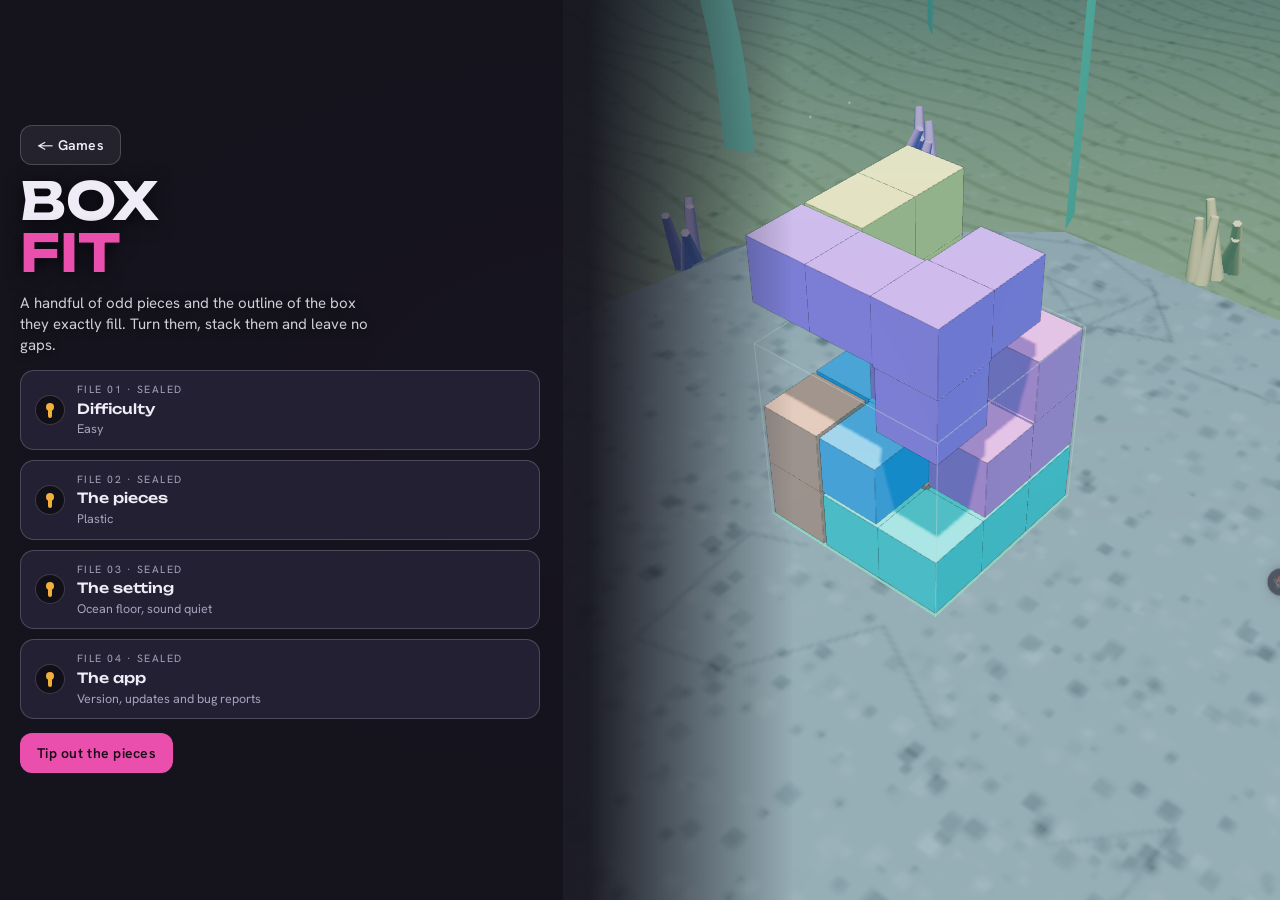
<file: boxfit.html>
<!DOCTYPE html>
<html lang="en">
<head>
<meta charset="utf-8">
<meta name="viewport" content="width=device-width, initial-scale=1, viewport-fit=cover">
<meta name="theme-color" content="#15131d">
<title>Box Fit · Critical Puzzles</title>
<link rel="manifest" href="manifest.webmanifest">
<link rel="icon" type="image/png" sizes="192x192" href="icons/icon-192.png">
<link rel="apple-touch-icon" href="icons/apple-touch-icon.png">
<meta name="apple-mobile-web-app-capable" content="yes">
<meta name="mobile-web-app-capable" content="yes">
<meta name="apple-mobile-web-app-status-bar-style" content="black-translucent">
<link rel="preconnect" href="https://fonts.googleapis.com">
<link rel="preconnect" href="https://fonts.gstatic.com" crossorigin>
<link href="https://fonts.googleapis.com/css2?family=Hanken+Grotesk:wght@400;500;600&family=Unbounded:wght@500;700&display=swap" rel="stylesheet">
<link rel="stylesheet" href="kit.css">
</head>
<body>
<div id="app" data-screen="setup"></div>
<script src="three.min.js"></script>
<script src="ambience.js"></script>
<script src="kit.js"></script>
<script src="boxfit.js"></script>
<script src="bugreport.js"></script>
</body>
</html>
</file>
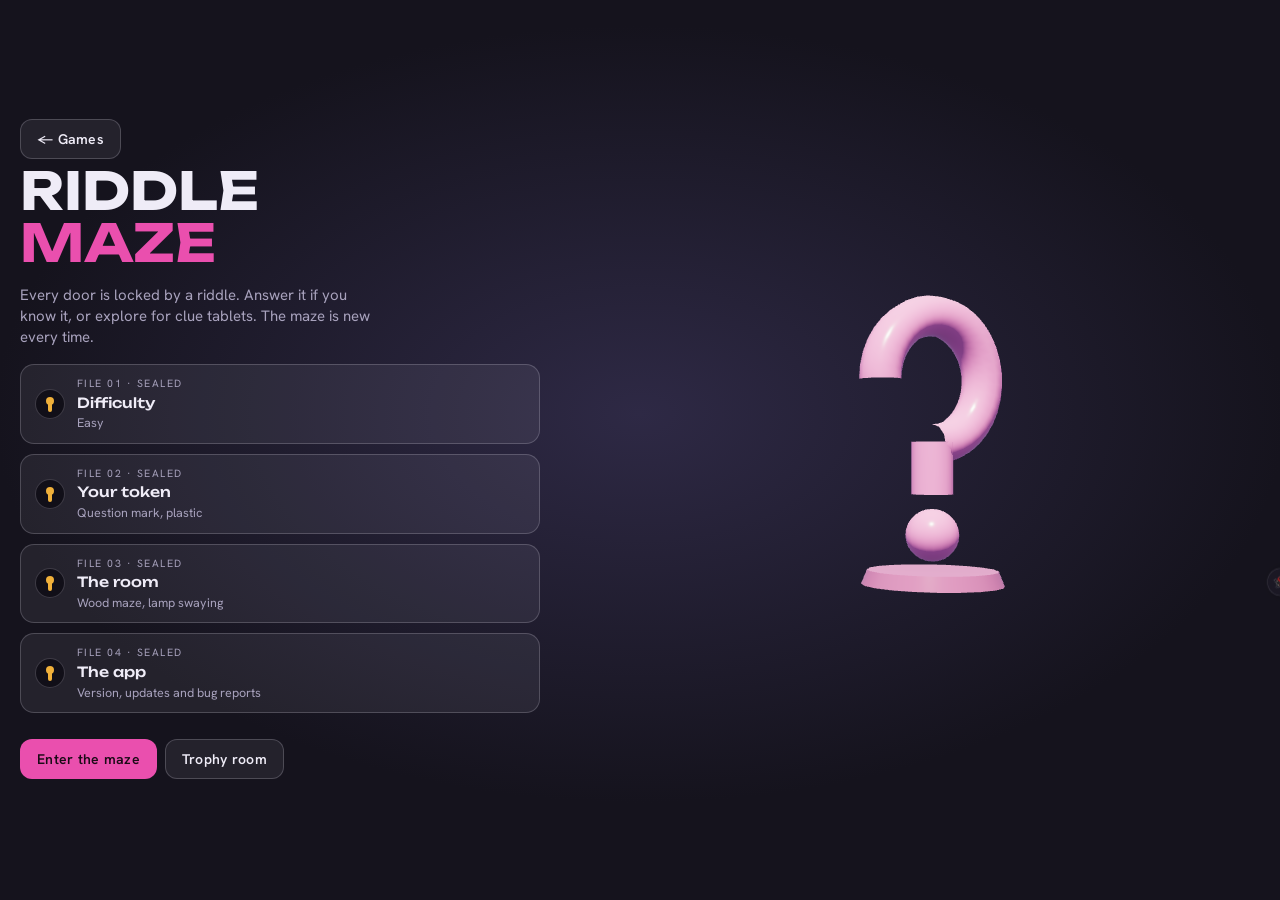
<file: riddles.html>
<!DOCTYPE html>
<html lang="en">
<head>
<meta charset="utf-8">
<meta name="viewport" content="width=device-width, initial-scale=1, viewport-fit=cover">
<meta name="theme-color" content="#15131d">
<title>Riddle Maze · Critical Puzzles</title>
<link rel="manifest" href="manifest.webmanifest">
<link rel="icon" type="image/png" sizes="192x192" href="icons/icon-192.png">
<link rel="apple-touch-icon" href="icons/apple-touch-icon.png">
<link rel="preconnect" href="https://fonts.googleapis.com">
<link rel="preconnect" href="https://fonts.gstatic.com" crossorigin>
<link href="https://fonts.googleapis.com/css2?family=Hanken+Grotesk:wght@400;500;600&family=Unbounded:wght@500;700&display=swap" rel="stylesheet">
<style>
:root {
  --stage: #15131d; --stage-lift: #2e2945; --panel: #1d1a28; --ink: #efecf7; --muted: #a8a2bd;
  --line: rgba(239, 236, 247, 0.2); --tile: rgba(239, 236, 247, 0.07); --accent: #ea4fae;
  --amber: #f0b03a; --good: #5fd0a0;
  --display: "Unbounded", "Arial Rounded MT Bold", "Trebuchet MS", sans-serif;
  --body: "Hanken Grotesk", "Segoe UI", system-ui, sans-serif;
  --safe-t: env(safe-area-inset-top, 0px); --safe-b: env(safe-area-inset-bottom, 0px);
  color-scheme: dark;
}
* { box-sizing: border-box; }
html, body { height: 100%; margin: 0; }
body {
  background: var(--stage); color: var(--ink); font-family: var(--body); font-size: 15px; line-height: 1.4;
  overflow: hidden; -webkit-user-select: none; user-select: none; -webkit-tap-highlight-color: transparent;
}
[hidden] { display: none !important; }
#app { position: relative; height: 100%;
  background: radial-gradient(ellipse 70% 60% at 50% 46%, var(--stage-lift), var(--stage) 72%); }
#view { position: absolute; inset: 0; width: 100%; height: 100%; display: block; touch-action: none; outline: none; }
#app[data-screen="setup"] #view { pointer-events: none; }
button, .btn {
  font: 600 14px/1 var(--body); letter-spacing: 0.02em; color: var(--ink); background: var(--tile);
  border: 1px solid var(--line); border-radius: 12px; padding: 12px 16px; cursor: pointer; text-decoration: none;
  display: inline-block;
}
button:active { transform: scale(0.97); }
button:disabled { opacity: 0.45; cursor: default; }
button.primary { background: var(--accent); color: #1b0b16; border-color: transparent; }
.label { font-size: 11px; letter-spacing: 0.12em; text-transform: uppercase; color: var(--muted); }

/* Setup */
#setup {
  position: absolute; inset: 0; overflow-y: auto; padding: calc(18px + var(--safe-t)) 20px calc(20px + var(--safe-b));
  display: flex; flex-direction: column; gap: 16px;
}
#app:not([data-screen="setup"]) #setup { display: none; }
#setup h1 { margin: 6px 0 0; font-family: var(--display); font-weight: 700; text-transform: uppercase;
  font-size: clamp(28px, 8vw, 52px); line-height: 1; }
#setup h1 span { display: block; color: var(--accent); }
#setup .lede { margin: 0; color: var(--muted); max-width: 44ch; }
.group { max-width: 520px; display: flex; flex-direction: column; gap: 8px; }
.chips { display: flex; flex-wrap: wrap; gap: 8px; }
.chips button { padding: 10px 13px; border-radius: 999px; font-size: 13px; }
.chips button[aria-pressed="true"] { background: var(--ink); color: #15131d; border-color: transparent; }
.hint { margin: 0; color: var(--muted); font-size: 13px; max-width: 48ch; }
@media (min-width: 820px) { #setup { padding-right: 50%; justify-content: center; } }

/* Play */
#hud { position: absolute; left: 0; right: 0; top: 0; padding: calc(10px + var(--safe-t)) 12px 0;
  display: flex; flex-wrap: wrap; gap: 8px; align-items: center; pointer-events: none; }
#hud > * { pointer-events: auto; }
#hud button, #hud .btn { padding: 10px 12px; font-size: 13px; background: rgba(29, 26, 40, 0.85); }
#stats { display: flex; gap: 14px; margin: 0 0 0 auto; padding: 8px 12px; border-radius: 12px; background: rgba(29, 26, 40, 0.85);
  border: 1px solid var(--line); }
#stats div { display: flex; flex-direction: column; align-items: center; }
#stats dd { margin: 0; font-weight: 600; font-variant-numeric: tabular-nums; }
#status { position: absolute; left: 12px; right: 12px; bottom: calc(12px + var(--safe-b)); margin: 0; text-align: center;
  color: var(--muted); font-size: 13.5px; pointer-events: none; text-shadow: 0 1px 6px #000; }
#app[data-screen="setup"] #hud, #app[data-screen="setup"] #status { display: none; }

.card { position: absolute; left: 12px; right: 12px; top: calc(64px + var(--safe-t)); margin: 0 auto; max-width: 480px;
  background: var(--panel); border: 1px solid var(--line); border-radius: 18px; padding: 16px; z-index: 5;
  box-shadow: 0 18px 50px rgba(0, 0, 0, 0.55); max-height: calc(100% - 90px); overflow-y: auto; }
.card h2 { margin: 0 0 6px; font-family: var(--display); font-weight: 500; font-size: 15px; }
.card p { margin: 6px 0; }
#riddle-text { font-size: 17px; line-height: 1.45; -webkit-user-select: text; user-select: text; }
.cluebox { border-left: 3px solid var(--good); padding: 6px 10px; background: var(--tile); border-radius: 0 10px 10px 0; font-size: 14px; }
.cluebox b { color: var(--good); font-weight: 600; }
#answer { width: 100%; font: 500 17px var(--body); color: var(--ink); background: #110f18; border: 1px solid var(--line);
  border-radius: 12px; padding: 13px 14px; margin-top: 8px; -webkit-user-select: text; user-select: text; }
#answer:focus { outline: 2px solid var(--accent); outline-offset: 1px; }
.row { display: flex; flex-wrap: wrap; gap: 8px; margin-top: 10px; }
#feedback { min-height: 1.4em; font-size: 14px; color: var(--amber); }
.small { font-size: 13px; color: var(--muted); }
#journal-list { list-style: none; margin: 8px 0 0; padding: 0; display: flex; flex-direction: column; gap: 8px; }
#journal-list li { padding: 8px 10px; background: var(--tile); border-radius: 10px; font-size: 14px; -webkit-user-select: text; user-select: text; }
#journal-list b { color: var(--good); margin-right: 6px; }
#end .stars { font-size: 34px; letter-spacing: 6px; color: var(--amber); }
#end dl { display: grid; grid-template-columns: 1fr auto; gap: 4px 16px; margin: 10px 0; }
#end dd { margin: 0; font-weight: 600; text-align: right; }

/* ----- The riddle and the journal share a dock, so the journal sits below (or beside) the riddle instead of over it ----- */
#dock { position: absolute; left: 12px; right: 12px; top: calc(64px + var(--safe-t)); margin: 0 auto; max-width: 480px; max-height: calc(100% - 90px);
  overflow-y: auto; display: flex; flex-direction: column; gap: 10px; z-index: 5; pointer-events: none; }
#dock > .card { position: static; margin: 0; max-width: none; max-height: none; overflow: visible; flex: none; pointer-events: auto; }
@media (min-width: 900px) { #dock.pair { max-width: 960px; flex-direction: row; align-items: flex-start; } #dock.pair > .card { flex: 1; min-width: 0; } }

/* ----- Trophy room, decorating tray, maze review ----- */
#app[data-screen="trophy"] #hud, #app[data-screen="trophy"] #status { display: none; }
#app[data-screen="trophy"] #view { pointer-events: none; }
#trophy { position: absolute; inset: 0; display: none; flex-direction: column; justify-content: space-between; gap: 10px;
  padding: calc(12px + var(--safe-t)) 12px calc(12px + var(--safe-b)); pointer-events: none; }
#app[data-screen="trophy"] #trophy { display: flex; }
#trophy > * { pointer-events: auto; }
.tabs { display: flex; flex-wrap: wrap; gap: 8px; align-items: center; }
.tabs button { padding: 10px 12px; font-size: 13px; border-radius: 999px; background: rgba(29, 26, 40, 0.85); }
.tabs button[aria-pressed="true"] { background: var(--ink); color: #15131d; border-color: transparent; }
#trophy-card, #tray { background: var(--panel); border: 1px solid var(--line); border-radius: 18px; padding: 14px 16px; max-width: 520px; width: 100%; margin: 0 auto; overflow-y: auto; }
#trophy-card { max-height: 52%; }
#trophy-card h2, #tray h2 { margin: 0 0 4px; font-family: var(--display); font-weight: 500; font-size: 15px; }
#trophy-card p, #tray p { margin: 4px 0; }
.badges { list-style: none; margin: 8px 0 0; padding: 0; display: grid; grid-template-columns: repeat(auto-fill, minmax(135px, 1fr)); gap: 8px; }
.badges li { padding: 10px; border-radius: 12px; border: 1px solid var(--line); background: var(--tile); font-size: 12.5px; color: var(--muted); opacity: 0.55; }
.badges li b { display: block; color: var(--ink); font-size: 13.5px; margin-bottom: 2px; }
.badges li.got { border-color: var(--amber); opacity: 1; }
.badges li.got b::before { content: "\2605\00A0"; color: var(--amber); }
#tray { position: absolute; left: 12px; right: 12px; bottom: calc(12px + var(--safe-b)); width: auto; z-index: 4; max-height: 36%; padding: 10px 12px; }
#tray .chips { gap: 6px; } #tray .chips button { padding: 8px 11px; font-size: 12.5px; }
#app.over #stats { display: none; }
#tray .label { display: block; margin: 8px 0 6px; }
#endbar { position: absolute; left: 12px; right: 12px; top: calc(64px + var(--safe-t)); margin: 0 auto; max-width: 480px; display: flex; flex-wrap: wrap; gap: 8px; z-index: 4; }
#endbar button { padding: 10px 12px; font-size: 13px; background: rgba(29, 26, 40, 0.92); }
#endbar button.primary { background: var(--accent); }
.rev { padding: 10px 12px; background: var(--tile); border-radius: 10px; margin-top: 8px; font-size: 14px; -webkit-user-select: text; user-select: text; }
.rev h3 { margin: 0 0 4px; font-size: 11px; letter-spacing: 0.12em; text-transform: uppercase; color: var(--muted); font-weight: 600; }
.rev .q { font-size: 15px; margin: 0; }
.rev .st { color: var(--muted); font-size: 13px; margin: 5px 0 0; }
.rev .cluebox { margin: 6px 0 0; }

/* ----- Settings as case files: each category is a sealed file that opens one at a time ----- */
.file { border: 1px solid var(--line); border-radius: 14px; background: var(--tile); }
.file > summary { list-style: none; display: flex; align-items: center; gap: 12px; padding: 11px 14px; cursor: pointer; border-radius: 14px; }
.file > summary::-webkit-details-marker { display: none; }
.file > summary:focus-visible { outline: 2px solid var(--accent); outline-offset: 2px; }
.lock { flex: none; width: 30px; height: 30px; border-radius: 50%; border: 1px solid var(--line); background: #110f18; position: relative; transition: transform 0.35s, border-color 0.35s; }
.lock::before, .lock::after { content: ""; position: absolute; left: 50%; background: var(--amber); transition: background 0.35s; }
.lock::before { top: 7px; width: 8px; height: 8px; margin-left: -4px; border-radius: 50%; }
.lock::after { top: 12px; width: 4px; height: 10px; margin-left: -2px; border-radius: 0 0 2px 2px; }
.file[open] .lock { transform: rotate(90deg); border-color: var(--good); }
.file[open] .lock::before, .file[open] .lock::after { background: var(--good); }
.ft { flex: 1; min-width: 0; display: flex; flex-direction: column; gap: 2px; }
.kick { font-size: 10.5px; letter-spacing: 0.14em; text-transform: uppercase; color: var(--muted); }
.kick::after { content: " \00B7  sealed"; }
.file[open] .kick::after { content: " \00B7  open"; color: var(--good); }
.fname { font-family: var(--display); font-weight: 500; font-size: 14px; }
.fdesc { font-size: 12.5px; color: var(--muted); white-space: nowrap; overflow: hidden; text-overflow: ellipsis; }
.fbody { padding: 6px 14px 16px; display: flex; flex-direction: column; gap: 18px; animation: unseal 0.3s ease; }
@keyframes unseal { from { opacity: 0; transform: translateY(-6px); } }
@media (prefers-reduced-motion: reduce) { .fbody { animation: none; } .lock, .lock::before, .lock::after { transition: none; } }
.files { max-width: 520px; display: flex; flex-direction: column; gap: 10px; }
.files .hint { max-width: none; }
</style>
</head>
<body>
<div id="app" data-screen="setup">
  <canvas id="view" tabindex="0" aria-label="3D maze on a table. Drag to move your view around and over the table, pinch or scroll to zoom, drag with two fingers to pan across it. Tap a door to walk to it."></canvas>

  <section id="setup">
    <div>
      <a class="btn" href="index.html">&larr; Games</a>
      <h1>Riddle <span>Maze</span></h1>
    </div>
    <p class="lede">Every door is locked by a riddle. Answer it if you know it, or explore for clue tablets. The maze is new every time.</p>
    <div class="files">
<details class="file">
<summary><span class="lock" aria-hidden="true"></span><span class="ft"><span class="kick">File 01</span><span class="fname">Difficulty</span><span class="fdesc" id="d-tier"></span></span></summary>
<div class="fbody">
    <div class="group">
      <span class="label">Difficulty</span>
      <div class="chips" id="tiers"></div>
      <p class="hint" id="tier-blurb"></p>
    </div>
</div>
</details>
<details class="file">
<summary><span class="lock" aria-hidden="true"></span><span class="ft"><span class="kick">File 02</span><span class="fname">Your token</span><span class="fdesc" id="d-token"></span></span></summary>
<div class="fbody">
    <div class="group">
      <span class="label">Token</span>
      <div class="chips" id="tokens"></div>
    </div>
    <div class="group">
      <span class="label">Token material</span>
      <div class="chips" id="tmats"></div>
    </div>
</div>
</details>
<details class="file">
<summary><span class="lock" aria-hidden="true"></span><span class="ft"><span class="kick">File 03</span><span class="fname">The room</span><span class="fdesc" id="d-room"></span></span></summary>
<div class="fbody">
    <div class="group">
      <span class="label">Maze material</span>
      <div class="chips" id="mmats"></div>
    </div>
    <div class="group">
      <span class="label">Overhead lamp</span>
      <div class="chips" id="lamps"></div>
    </div>
</div>
</details>
<details class="file">
<summary><span class="lock" aria-hidden="true"></span><span class="ft"><span class="kick">File 04</span><span class="fname">The app</span><span class="fdesc">Version, updates and bug reports</span></span></summary>
<div class="fbody">
<div class="group">
<p class="hint" id="upd-version"></p>
<div class="row"><button id="upd-check" type="button">Check for update</button><button type="button" data-bug-open>&#128030; Report a bug</button></div>
<p class="hint" id="upd-status" role="status" aria-live="polite"></p>
</div>
</div>
</details>
    </div>
    <div class="group"><div class="row"><button id="start" class="primary" type="button">Enter the maze</button><button id="open-trophy" type="button">Trophy room</button></div></div>
  </section>

  <header id="hud">
    <button id="to-setup" type="button">&larr; Setup</button>
    <button id="open-journal" type="button">Journal <span id="jcount">0</span></button>
    <button id="recentre" type="button">Recentre</button>
    <button id="open-decor" type="button">Decorate</button>
    <dl id="stats">
      <div><dt class="label">Doors</dt><dd id="s-doors">0</dd></div>
      <div><dt class="label">Wrong</dt><dd id="s-wrong">0</dd></div>
      <div id="s-keys-box"><dt class="label">Keys</dt><dd id="s-keys">0</dd></div>
      <div id="s-oil-box"><dt class="label">Oil</dt><dd id="s-oil">0</dd></div>
    </dl>
  </header>
  <p id="status" role="status" aria-live="polite"></p>

  <div id="panel" class="card" hidden role="dialog" aria-labelledby="panel-title">
    <h2 id="panel-title">Locked door</h2>
    <p id="riddle-text"></p>
    <p id="door-hint" class="small"></p>
    <p id="door-clue" class="cluebox" hidden></p>
    <form id="answer-form" autocomplete="off">
      <input id="answer" type="text" inputmode="text" autocapitalize="off" autocorrect="off" spellcheck="false" placeholder="Type your answer" aria-label="Your answer" maxlength="80">
      <p id="feedback" role="status" aria-live="polite"></p>
      <div class="row">
        <button id="submit" class="primary" type="submit">Answer</button>
        <button id="use-key" type="button" hidden>Use master key</button>
        <button id="panel-journal" type="button">Journal</button>
        <button id="walk-away" type="button">Walk away</button>
      </div>
    </form>
    <p id="tries" class="small"></p>
  </div>

  <div id="journal" class="card" hidden role="dialog" aria-labelledby="journal-title">
    <h2 id="journal-title">Journal</h2>
    <p class="small" id="journal-note"></p>
    <ul id="journal-list"></ul>
    <div class="row"><button id="close-journal" class="primary" type="button">Close</button></div>
  </div>

  <div id="note" class="card" hidden role="dialog" aria-labelledby="note-title">
    <h2 id="note-title"></h2>
    <div id="note-body"></div>
    <div class="row"><button id="close-note" class="primary" type="button">Continue</button></div>
  </div>

  <div id="end" class="card" hidden role="dialog" aria-labelledby="end-title">
    <h2 id="end-title"></h2>
    <p class="stars" id="end-stars" aria-hidden="true"></p>
    <p id="end-text"></p>
    <dl id="end-stats"></dl>
    <div id="end-finds"></div>
    <div class="row">
      <button id="again" class="primary" type="button">New maze</button>
      <button id="end-review" type="button">Review the maze</button>
      <button id="end-setup" type="button">Change setup</button>
    </div>
  </div>

  <div id="endbar" hidden>
    <button id="show-results" class="primary" type="button">Show results</button>
    <button id="open-review" type="button">Riddles and clues</button>
    <button id="review-floor" type="button">Floor</button>
  </div>

  <div id="review" class="card" hidden role="dialog" aria-labelledby="review-title">
    <h2 id="review-title">Riddles and clues</h2>
    <div id="review-list"></div>
    <div class="row"><button id="close-review" class="primary" type="button">Close</button></div>
  </div>

  <div id="tray" hidden role="dialog" aria-labelledby="tray-title">
    <h2 id="tray-title">Decorate the table</h2>
    <p class="small" id="tray-hint"></p>
    <span class="label">Ground</span>
    <div class="chips" id="tray-grounds"></div>
    <span class="label">Scenery</span>
    <div class="chips" id="tray-items"></div>
    <div class="row"><button id="tray-done" class="primary" type="button">Done</button><button id="tray-clear" type="button">Clear the table</button></div>
  </div>

  <section id="trophy" aria-label="Trophy room">
    <div class="tabs"><button id="trophy-back" type="button">&larr; Back</button><span class="tabs" id="trophy-tabs"></span></div>
    <div id="trophy-card"></div>
  </section>
</div>

<script src="three.min.js"></script>
<script src="riddles-data.js"></script>
<script src="riddles-collect.js"></script>
<script>
(function () {
'use strict';
var $ = function (id) { return document.getElementById(id); };
function store(k, v) { try { localStorage.setItem(k, JSON.stringify(v)); } catch (e) {} }
function load(k) { try { return JSON.parse(localStorage.getItem(k)); } catch (e) { return null; } }

/* ---------- Settings for each difficulty (tune here) ---------- */
var TIERS = {
  E: { minPath: 3, name: 'Easy', rooms: 9, grid: [4, 4, 1], extra: 2, cluePct: 0.7, attempts: Infinity, keys: 0, hiddenKey: false, oil: false, typo: 6, label: 'auto',
       blurb: 'One floor, 9 rooms. Unlimited attempts with a short lockout. Clues appear on their door once found.' },
  M: { minPath: 4, name: 'Medium', rooms: 12, grid: [3, 3, 2], extra: 3, cluePct: 0.5, attempts: 3, keys: 1, hiddenKey: false, oil: false, typo: 8, label: 'symbol',
       blurb: 'Two floors, 12 rooms. A door seals after 3 wrong answers. One master key. Clue tablets and doors share a mark.' },
  H: { minPath: 5, name: 'Hard', rooms: 16, grid: [3, 3, 3], extra: 3, cluePct: 0.35, attempts: 2, keys: 0, hiddenKey: true, oil: true, typo: 0, label: 'none',
       blurb: 'Three floors, 16 rooms. A door seals after 2 wrong answers. Clues are unlabelled, the master key is hidden, and lantern oil limits how far you can walk.' }
};
var OIL_FACTOR = 1.6, OIL_BONUS = 4, EASY_LOCKOUT_MS = 5000;
var TOKENS = [['question', 'Question mark'], ['stick', 'Stick figure'], ['pyramid', 'Pyramid'], ['statue', 'Carved statue'],
  ['lantern', 'Lantern'], ['flashlight', 'Flashlight'], ['magnifier', 'Magnifying glass'], ['globe', 'Globe'], ['book', 'Open book'], ['abacus', 'Abacus']];
var MATS = [['wood', 'Wood'], ['plastic', 'Plastic'], ['metal', 'Metal']];
var LAMPS = [['still', 'Still'], ['sway', 'Sway'], ['swing', 'Swing']], LAMP_AMP = { still: 0, sway: 0.07, swing: 0.2 };
var SYMBOLS = ['Δ', 'Σ', 'Ω', 'Φ', 'Ψ', 'Λ', 'Θ', 'Π', 'Ξ', 'Γ', 'β', 'λ', 'μ', 'π'];

var setup = load('cp-riddle-setup') || {};
if (!TIERS[setup.tier]) setup.tier = 'E';
if (!TOKENS.some(function (t) { return t[0] === setup.token; })) setup.token = 'question';
if (!MATS.some(function (t) { return t[0] === setup.tmat; })) setup.tmat = 'plastic';
if (!MATS.some(function (t) { return t[0] === setup.mmat; })) setup.mmat = 'wood';
if (LAMP_AMP[setup.lamp] === undefined) setup.lamp = 'sway';

/* ---------- Random ---------- */
function rng(seed) { var a = seed >>> 0; return function () { a |= 0; a = a + 0x6D2B79F5 | 0; var t = Math.imul(a ^ a >>> 15, 1 | a);
  t = t + Math.imul(t ^ t >>> 7, 61 | t) ^ t; return ((t ^ t >>> 14) >>> 0) / 4294967296; }; }
function shuffle(arr, rnd) { for (var i = arr.length - 1; i > 0; i--) { var j = Math.floor(rnd() * (i + 1)); var t = arr[i]; arr[i] = arr[j]; arr[j] = t; } return arr; }

/* ---------- Maze generation ---------- */
function bfs(n, edges, from, usable) {
  var dist = new Array(n).fill(-1), prev = new Array(n).fill(-1), via = new Array(n).fill(-1), q = [from]; dist[from] = 0;
  while (q.length) { var c = q.shift();
    for (var i = 0; i < edges.length; i++) { var e = edges[i]; if (usable && !usable(e, i)) continue;
      var o = e.a === c ? e.b : e.b === c ? e.a : -1;
      if (o >= 0 && dist[o] < 0) { dist[o] = dist[c] + 1; prev[o] = c; via[o] = i; q.push(o); } } }
  return { dist: dist, prev: prev, via: via };
}
function separators(n, edges, s, t) { // doors whose loss would cut the start from the exit
  var out = 0;
  for (var i = 0; i < edges.length; i++) { if (bfs(n, edges, s, function (e, k) { return k !== i; }).dist[t] < 0) out++; }
  return out;
}
function attempt(T, rnd, relaxed) {
  var W = T.grid[0], D = T.grid[1], F = T.grid[2];
  var key = function (x, z, f) { return x + ',' + z + ',' + f; };
  var rooms = [{ x: Math.floor(rnd() * W), z: Math.floor(rnd() * D), f: 0 }], at = {};
  at[key(rooms[0].x, rooms[0].z, 0)] = 0;
  var dirs = [[1, 0, 0], [-1, 0, 0], [0, 1, 0], [0, -1, 0], [1, 0, 0], [-1, 0, 0], [0, 1, 0], [0, -1, 0], [0, 0, 1], [0, 0, -1]];
  var guard = 0;
  while (rooms.length < T.rooms && guard++ < 5000) {
    var c = rooms[Math.floor(rnd() * rooms.length)], d = dirs[Math.floor(rnd() * dirs.length)];
    var x = c.x + d[0], z = c.z + d[1], f = c.f + d[2];
    if (x < 0 || z < 0 || f < 0 || x >= W || z >= D || f >= F || at[key(x, z, f)] !== undefined) continue;
    at[key(x, z, f)] = rooms.length; rooms.push({ x: x, z: z, f: f });
  }
  if (rooms.length < T.rooms) return null;
  var floors = {}; rooms.forEach(function (r) { floors[r.f] = 1; });
  if (Object.keys(floors).length < F && !relaxed) return null;
  var n = rooms.length, cand = [];
  rooms.forEach(function (r, i) {
    [[1, 0, 0], [0, 1, 0], [0, 0, 1]].forEach(function (d) {
      var j = at[key(r.x + d[0], r.z + d[1], r.f + d[2])];
      if (j !== undefined) cand.push({ a: i, b: j, vertical: d[2] === 1 });
    });
  });
  shuffle(cand, rnd); cand.sort(function (p, q) { return (p.vertical ? 1 : 0) - (q.vertical ? 1 : 0); });
  var parent = rooms.map(function (_, i) { return i; });
  var find = function (i) { while (parent[i] !== i) { parent[i] = parent[parent[i]]; i = parent[i]; } return i; };
  var edges = [], spare = [];
  cand.forEach(function (e) { var a = find(e.a), b = find(e.b); if (a !== b) { parent[a] = b; edges.push(e); } else spare.push(e); });
  if (edges.length !== n - 1) return null;
  var start = Math.floor(rnd() * n), d0 = bfs(n, edges, start).dist, exit = 0;
  for (var i = 0; i < n; i++) if (d0[i] > d0[exit]) exit = i;
  shuffle(spare, rnd);
  var sep = separators(n, edges, start, exit);
  while (sep > 0 && spare.length) { // add hallways until there are two routes that share no door
    var best = -1, bestSep = sep;
    for (var k = 0; k < spare.length; k++) { var s2 = separators(n, edges.concat([spare[k]]), start, exit); if (s2 < bestSep) { bestSep = s2; best = k; } }
    if (best < 0) break;
    edges.push(spare.splice(best, 1)[0]); sep = bestSep;
  }
  if (sep > 0 && !relaxed) return null;
  var target = n - 1 + T.extra;
  while (edges.length < target && spare.length) edges.push(spare.pop());
  var path = bfs(n, edges, start);
  if (path.dist[exit] < (relaxed ? 2 : T.minPath)) return null;
  return { rooms: rooms, edges: edges, start: start, exit: exit, shortest: path.dist[exit], path: path };
}
function generate(tierKey, seed) {
  var T = TIERS[tierKey], rnd = rng(seed), g = null;
  for (var i = 0; i < 300 && !g; i++) g = attempt(T, rnd, false);
  for (var j = 0; j < 2000 && !g; j++) g = attempt(T, rnd, true);
  var n = g.rooms.length;
  g.rooms.forEach(function (r, i) { r.id = i; r.clues = []; r.key = false; r.visited = false; });
  // riddles: unsolved ones are dealt first
  var solved = (load('cp-riddle-solved') || {})[tierKey] || [];
  var pool = shuffle(window.RIDDLES[tierKey].slice(), rnd);
  pool.sort(function (a, b) { return (solved.indexOf(a.id) >= 0 ? 1 : 0) - (solved.indexOf(b.id) >= 0 ? 1 : 0); });
  g.edges.forEach(function (e, i) { e.riddle = pool[i % pool.length]; e.state = 'locked'; e.tries = 0; e.wrong = []; e.sym = null; e.clueRoom = -1; e.clueFound = false; });
  // which rooms lie on the shortest route
  var onPath = {}, c = g.exit; while (c >= 0) { onPath[c] = 1; c = g.path.prev[c]; }
  var degree = new Array(n).fill(0); g.edges.forEach(function (e) { degree[e.a]++; degree[e.b]++; });
  // clues: always placed in a room that can be reached without passing the door they help with
  var want = Math.round(T.cluePct * g.edges.length), order = shuffle(g.edges.map(function (_, i) { return i; }), rnd), symI = 0;
  var syms = shuffle(SYMBOLS.slice(), rnd);
  order.forEach(function (ei) {
    if (want <= 0) return;
    var reach = bfs(n, g.edges, g.start, function (e, k) { return k !== ei; }).dist, opts = [];
    for (var r = 0; r < n; r++) {
      if (reach[r] < 0 || r === g.start || r === g.exit || g.rooms[r].clues.length >= 2) continue;
      var w = 1 + (degree[r] === 1 ? 3 : 0) + (onPath[r] ? 0 : 2);
      for (var k = 0; k < w; k++) opts.push(r);
    }
    if (!opts.length) return;
    var room = opts[Math.floor(rnd() * opts.length)];
    g.rooms[room].clues.push(ei); g.edges[ei].clueRoom = room; g.edges[ei].sym = syms[symI++ % syms.length]; want--;
  });
  if (T.hiddenKey) {
    var ko = []; for (var r = 0; r < n; r++) if (r !== g.start && r !== g.exit) { ko.push(r); if (!onPath[r]) ko.push(r, r); }
    g.rooms[ko[Math.floor(rnd() * ko.length)]].key = true;
  }
  g.oil = T.oil ? Math.round(g.shortest * OIL_FACTOR) + OIL_BONUS : Infinity;
  g.tier = tierKey;
  return g;
}

/* ---------- Answer checking ---------- */
var NUMWORDS = 'zero one two three four five six seven eight nine ten eleven twelve thirteen fourteen fifteen sixteen seventeen eighteen nineteen twenty thirty forty fifty sixty seventy eighty ninety hundred thousand'.split(' ');
function tokens(s) {
  s = String(s).toLowerCase().normalize('NFKD').replace(/[̀-ͯ]/g, '').replace(/['’]/g, '')
    .replace(/[^a-z0-9.]+/g, ' ').replace(/\.(?!\d)/g, ' ');
  return s.split(' ').filter(function (w) { return w && ['a', 'an', 'the', 'your'].indexOf(w) < 0; });
}
function isNum(w) { return /^[\d.]+$/.test(w) || NUMWORDS.indexOf(w) >= 0; }
function lev1(a, b) { // true when a and b differ by at most one edit
  if (a === b) return true; if (Math.abs(a.length - b.length) > 1) return false;
  var i = 0; while (i < a.length && i < b.length && a[i] === b[i]) i++;
  return a.slice(i + 1) === b.slice(i + 1) || a.slice(i) === b.slice(i + 1) || a.slice(i + 1) === b.slice(i);
}
function checkAnswer(riddle, input, T) {
  var it = tokens(input); if (!it.length) return false;
  var I = it.join(' '), list = [riddle.a].concat(riddle.alt);
  for (var k = 0; k < list.length; k++) {
    var ct = tokens(list[k]); if (!ct.length) continue; var C = ct.join(' ');
    if (I === C || I + 's' === C || I === C + 's' || it.join('') === ct.join('')) return true;
    if (T.typo && C.length >= T.typo && !isNum(C) && lev1(I, C)) return true;
    if (it.length > 12) continue;
    if (ct.length === 1 && isNum(C)) { // a number must be the only number in the answer
      if (it.indexOf(C) >= 0 && it.filter(isNum).length === 1) return true; continue;
    }
    if (C.length < 3) continue;
    for (var s = 0; s + ct.length <= it.length; s++) { if (it.slice(s, s + ct.length).join(' ') === C) return true; }
  }
  return false;
}
window.__riddleMaze = { generate: generate, checkAnswer: checkAnswer, TIERS: TIERS, bfs: bfs, separators: separators };

/* ---------- 3D scene ---------- */
var canvas = $('view'), renderer, scene, camera, pivot, mazeGroup, previewGroup, envTex, woodTex;
var S = 4, RS = 2.4, HW = 0.9, FH = 3.4;
try { renderer = new THREE.WebGLRenderer({ canvas: canvas, antialias: true, alpha: true, preserveDrawingBuffer: true }); } catch (e) { renderer = null; }
if (!renderer) { $('setup').insertAdjacentHTML('beforeend', '<p class="hint">This device could not start 3D graphics, so the maze cannot be shown.</p>'); $('start').disabled = true; return; }
renderer.setPixelRatio(Math.min(window.devicePixelRatio || 1, 2));
renderer.outputEncoding = THREE.sRGBEncoding;
renderer.toneMapping = THREE.ACESFilmicToneMapping;
renderer.shadowMap.enabled = true; renderer.shadowMap.type = THREE.PCFSoftShadowMap;
scene = new THREE.Scene();
camera = new THREE.PerspectiveCamera(40, 1, 0.1, 200);
pivot = new THREE.Group(); scene.add(pivot);
mazeGroup = new THREE.Group(); pivot.add(mazeGroup);
previewGroup = new THREE.Group(); scene.add(previewGroup);
scene.add(new THREE.HemisphereLight(0xdcd6ff, 0x2a2438, 0.22));
/* The interrogation lamp: a single hanging lamp above the board, never in view. It swings like a
   pendulum from a fixed hook, so the pool of light and every shadow slide across the maze. */
var lamp = new THREE.SpotLight(0xffe2b0, 1.55, 0, 0.62, 0.6, 0); lamp.castShadow = true;
lamp.shadow.mapSize.set(1024, 1024); lamp.shadow.bias = -0.0012; lamp.shadow.radius = 3;
scene.add(lamp); scene.add(lamp.target);
var lampAmp = 0.07, lampKick = 0, lampT = 0, lampHook = new THREE.Vector3(0, 12, 9), lampLen = 15, lampAim = new THREE.Vector3();
function kickLamp(v) { lampKick = Math.min(0.32, lampKick + v); }
function swingLamp(dt, still) {
  lampT += dt; lampKick *= Math.pow(0.55, dt); lampAmp += ((still ? 0.03 : LAMP_AMP[setup.lamp]) - lampAmp) * Math.min(1, dt * 1.5);
  var a = lampAmp + lampKick, tx = a * Math.sin(lampT * 1.35), tz = a * 0.4 * Math.sin(lampT * 1.12 + 1);
  // rope direction: straight down from the hook towards the board, tipped by the swing
  var down = lampAim.clone().sub(lampHook).normalize(), side = new THREE.Vector3(1, 0, 0), fwd = new THREE.Vector3().crossVectors(side, down);
  var dir = down.clone().addScaledVector(side, Math.tan(tx)).addScaledVector(fwd, Math.tan(tz)).normalize();
  lamp.position.copy(lampHook).addScaledVector(dir, lampLen * 0.12);
  lamp.target.position.copy(lampHook).addScaledVector(dir, lampLen);
}
(function () { // soft studio reflections so metal reads as metal
  var env = new THREE.Scene(), g = new THREE.BoxGeometry(1, 1, 1);
  var add = function (c, x, y, z, sx, sy, sz) { var m = new THREE.Mesh(g, new THREE.MeshBasicMaterial({ color: c })); m.position.set(x, y, z); m.scale.set(sx, sy, sz); env.add(m); };
  env.background = new THREE.Color(0x2a2636);
  add(0xffffff, 0, 9, 0, 14, 0.5, 14); add(0xbfc8ff, -9, 2, 0, 0.5, 8, 10); add(0xffd9b0, 9, 1, 3, 0.5, 6, 6); add(0x6a5f8a, 0, -9, 0, 14, 0.5, 14); add(0xffffff, 0, 3, 9, 6, 4, 0.5);
  try { envTex = new THREE.PMREMGenerator(renderer).fromScene(env, 0.04).texture; scene.environment = envTex; } catch (e) {}
})();
(function () { // wood grain
  var c = document.createElement('canvas'); c.width = c.height = 256; var x = c.getContext('2d'), r = rng(7);
  x.fillStyle = '#c9c9c9'; x.fillRect(0, 0, 256, 256);
  for (var i = 0; i < 90; i++) { x.strokeStyle = 'rgba(' + (r() < 0.5 ? '70,70,70' : '255,255,255') + ',' + (0.05 + r() * 0.16) + ')'; x.lineWidth = 0.6 + r() * 2.2;
    var y = r() * 256, w = 3 + r() * 8; x.beginPath(); x.moveTo(0, y);
    for (var px = 0; px <= 256; px += 16) x.lineTo(px, y + Math.sin(px / 40 + i) * w); x.stroke(); }
  woodTex = new THREE.CanvasTexture(c); woodTex.wrapS = woodTex.wrapT = THREE.RepeatWrapping; woodTex.encoding = THREE.sRGBEncoding;
})();
var BASE = { wood: { token: 0xb9804a, maze: 0x9b7650 }, plastic: { token: 0xea4fae, maze: 0x5a54a8 }, metal: { token: 0xd6dbe6, maze: 0x8d96a8 } };
function makeMat(kind, color, shade) {
  var c = new THREE.Color(color); if (shade) c.multiplyScalar(shade);
  if (kind === 'wood') return new THREE.MeshStandardMaterial({ color: c, map: woodTex, roughness: 0.78, metalness: 0, envMapIntensity: 0.35 });
  if (kind === 'metal') return new THREE.MeshStandardMaterial({ color: c, roughness: 0.3, metalness: 1, envMapIntensity: 0.9 });
  return new THREE.MeshStandardMaterial({ color: c, roughness: 0.22, metalness: 0, envMapIntensity: 0.35 });
}
function glyph(text, color) {
  var c = document.createElement('canvas'); c.width = c.height = 96; var x = c.getContext('2d');
  x.fillStyle = 'rgba(21,19,29,0.85)'; x.beginPath(); x.arc(48, 48, 44, 0, 7); x.fill();
  x.fillStyle = color || '#5fd0a0'; x.font = '600 56px Georgia, serif'; x.textAlign = 'center'; x.textBaseline = 'middle'; x.fillText(text, 48, 52);
  var t = new THREE.CanvasTexture(c); t.encoding = THREE.sRGBEncoding;
  var s = new THREE.Sprite(new THREE.SpriteMaterial({ map: t, transparent: true })); s.scale.set(0.55, 0.55, 1); return s;
}

/* ---------- Tokens (each stands on y = 0 and faces +z) ---------- */
function buildToken(kind, matKind) {
  var g = new THREE.Group(), m = makeMat(matKind, BASE[matKind].token), dark = makeMat(matKind, BASE[matKind].token, 0.55);
  var accent = new THREE.MeshStandardMaterial({ color: 0x08b3a2, roughness: 0.3 });
  var glow = new THREE.MeshStandardMaterial({ color: 0xffe2a0, emissive: 0xffb84a, emissiveIntensity: 1.6, transparent: true, opacity: 0.9 });
  var add = function (geo, mat, x, y, z, parent) { var o = new THREE.Mesh(geo, mat); o.position.set(x || 0, y || 0, z || 0); (parent || g).add(o); return o; };
  var cyl = function (a, b, h, s) { return new THREE.CylinderGeometry(a, b, h, s || 20); };
  if (kind === 'question') {
    add(cyl(0.22, 0.24, 0.05), dark, 0, 0.025);
    add(new THREE.SphereGeometry(0.09, 20, 14), m, 0, 0.17);
    add(cyl(0.07, 0.07, 0.18), m, 0, 0.4);
    add(new THREE.TorusGeometry(0.22, 0.07, 12, 28, Math.PI * 1.5), m, 0, 0.7).rotation.z = -Math.PI / 2;
  } else if (kind === 'stick') {
    add(new THREE.SphereGeometry(0.13, 20, 14), m, 0, 0.82);
    add(cyl(0.04, 0.04, 0.36), m, 0, 0.52);
    add(cyl(0.03, 0.03, 0.42), m, 0, 0.6).rotation.z = Math.PI / 2;
    add(cyl(0.035, 0.035, 0.38), m, -0.07, 0.18).rotation.z = -0.3;
    add(cyl(0.035, 0.035, 0.38), m, 0.07, 0.18).rotation.z = 0.3;
  } else if (kind === 'pyramid') {
    add(new THREE.ConeGeometry(0.44, 0.72, 4), m, 0, 0.36).rotation.y = Math.PI / 4;
  } else if (kind === 'statue') {
    add(new THREE.BoxGeometry(0.42, 0.12, 0.42), dark, 0, 0.06);
    add(cyl(0.15, 0.2, 0.4, 8), m, 0, 0.32);
    add(new THREE.BoxGeometry(0.36, 0.34, 0.3), m, 0, 0.69);
    add(new THREE.BoxGeometry(0.42, 0.06, 0.36), dark, 0, 0.83);
    add(new THREE.SphereGeometry(0.035, 10, 8), accent, -0.08, 0.72, 0.15);
    add(new THREE.SphereGeometry(0.035, 10, 8), accent, 0.08, 0.72, 0.15);
    add(new THREE.BoxGeometry(0.14, 0.03, 0.02), dark, 0, 0.6, 0.155);
  } else if (kind === 'lantern') {
    add(cyl(0.2, 0.22, 0.08), m, 0, 0.04);
    add(cyl(0.15, 0.15, 0.36, 14), glow, 0, 0.26);
    for (var i = 0; i < 4; i++) add(cyl(0.015, 0.015, 0.36, 6), dark, Math.cos(i * 1.57 + 0.78) * 0.17, 0.26, Math.sin(i * 1.57 + 0.78) * 0.17);
    add(new THREE.ConeGeometry(0.22, 0.14, 14), m, 0, 0.51);
    add(new THREE.TorusGeometry(0.13, 0.02, 8, 18, Math.PI), m, 0, 0.58);
    var pl = new THREE.PointLight(0xffc070, 0.9, 6); pl.position.y = 0.3; g.add(pl);
  } else if (kind === 'flashlight') {
    var f = new THREE.Group(); f.position.y = 0.3; f.rotation.x = -0.12; g.add(f);
    add(cyl(0.09, 0.09, 0.5), m, 0, 0, -0.05, f).rotation.x = Math.PI / 2;
    add(cyl(0.16, 0.09, 0.16), dark, 0, 0, 0.28, f).rotation.x = Math.PI / 2;
    add(cyl(0.14, 0.14, 0.02), glow, 0, 0, 0.365, f).rotation.x = Math.PI / 2;
    var beam = add(new THREE.ConeGeometry(0.45, 1.1, 20, 1, true), new THREE.MeshBasicMaterial({ color: 0xffe2a0, transparent: true, opacity: 0.16, side: THREE.DoubleSide, depthWrite: false }), 0, 0, 0.92, f);
    beam.rotation.x = -Math.PI / 2;
    add(new THREE.BoxGeometry(0.2, 0.2, 0.16), dark, 0, 0.1, 0);
  } else if (kind === 'magnifier') {
    add(cyl(0.16, 0.18, 0.04), dark, 0, 0.02);
    add(cyl(0.04, 0.05, 0.4), m, 0, 0.22);
    add(new THREE.TorusGeometry(0.24, 0.04, 10, 28), m, 0, 0.66);
    add(cyl(0.22, 0.22, 0.02, 28), new THREE.MeshStandardMaterial({ color: 0xbfe6ff, transparent: true, opacity: 0.35, roughness: 0.05, metalness: 0.2 }), 0, 0.66).rotation.x = Math.PI / 2;
  } else if (kind === 'globe') {
    add(cyl(0.2, 0.24, 0.06), m, 0, 0.03);
    add(cyl(0.03, 0.03, 0.22), m, 0, 0.16);
    var tilt = new THREE.Group(); tilt.position.y = 0.56; tilt.rotation.z = 0.4; g.add(tilt);
    var c = document.createElement('canvas'); c.width = 128; c.height = 64; var x = c.getContext('2d'), r = rng(3);
    x.fillStyle = '#1e6fd0'; x.fillRect(0, 0, 128, 64); x.fillStyle = '#3fae6a';
    for (var b = 0; b < 16; b++) { x.beginPath(); x.ellipse(r() * 128, 8 + r() * 48, 5 + r() * 14, 3 + r() * 8, r() * 3, 0, 7); x.fill(); }
    var tex = new THREE.CanvasTexture(c); tex.encoding = THREE.sRGBEncoding;
    g.userData.spin = add(new THREE.SphereGeometry(0.26, 28, 18), new THREE.MeshStandardMaterial({ map: tex, roughness: 0.45 }), 0, 0, 0, tilt);
    add(new THREE.TorusGeometry(0.3, 0.02, 8, 28, Math.PI), m, 0, 0, 0, tilt).rotation.z = -Math.PI / 2;
  } else if (kind === 'book') {
    add(cyl(0.18, 0.22, 0.05), dark, 0, 0.025);
    add(cyl(0.04, 0.05, 0.4), dark, 0, 0.24);
    var bk = new THREE.Group(); bk.position.y = 0.5; bk.rotation.x = 0.55; g.add(bk);
    var paper = new THREE.MeshStandardMaterial({ color: 0xf3ecd8, roughness: 0.9 });
    [-1, 1].forEach(function (s) {
      add(new THREE.BoxGeometry(0.36, 0.03, 0.5), m, s * 0.175, 0.03, 0, bk).rotation.z = s * 0.22;
      add(new THREE.BoxGeometry(0.32, 0.05, 0.46), paper, s * 0.165, 0.07, 0, bk).rotation.z = s * 0.22;
    });
  } else { // abacus
    add(new THREE.BoxGeometry(0.05, 0.62, 0.08), m, -0.34, 0.33); add(new THREE.BoxGeometry(0.05, 0.62, 0.08), m, 0.34, 0.33);
    add(new THREE.BoxGeometry(0.73, 0.05, 0.08), m, 0, 0.64); add(new THREE.BoxGeometry(0.73, 0.06, 0.16), m, 0, 0.03);
    var cols = [0xea4fae, 0x08b3a2, 0xf0b03a];
    [0.18, 0.34, 0.5].forEach(function (y, ri) {
      add(cyl(0.012, 0.012, 0.64, 6), dark, 0, y).rotation.z = Math.PI / 2;
      var bm = new THREE.MeshStandardMaterial({ color: cols[ri], roughness: 0.3 });
      for (var k = 0; k < 5; k++) add(new THREE.SphereGeometry(0.055, 14, 10), bm, -0.27 + k * 0.105 + (k > 2 - ri ? 0.1 : 0), y);
    });
  }
  return g;
}

/* ---------- Collectables: scenery, badges (see riddles-collect.js) ---------- */
var C = window.CPCollect(THREE, woodTex);
var decorMode = false, decorPick = null, decorGroup = null, decorPicks = [], tableTop = null, tableMats = null, bsideNow = 0;
var reviewing = false, reviewFloor = 0, trophyGroup = new THREE.Group(); scene.add(trophyGroup); trophyGroup.visible = false;
function hideAll() { ['panel', 'journal', 'note', 'end', 'endbar', 'review', 'tray'].forEach(function (id) { $(id).hidden = true; }); decorMode = false; syncDock(); }
/* Text boxes: opening one closes the others. The one exception is the journal next to a riddle, which share the dock. */
var dock = document.createElement('div'); dock.id = 'dock'; $('app').insertBefore(dock, $('panel')); dock.appendChild($('panel')); dock.appendChild($('journal'));
var BOXES = ['panel', 'journal', 'note', 'review', 'tray', 'end'];
function syncDock() { // also keeps every box clear of the review bar when that is showing
  dock.classList.toggle('pair', !$('panel').hidden && !$('journal').hidden);
  var bar = $('endbar'), top = bar.hidden ? '' : (bar.offsetTop + bar.offsetHeight + 8) + 'px';
  [dock, $('note'), $('review')].forEach(function (el) { el.style.top = top; el.style.maxHeight = top ? 'calc(100% - ' + top + ' - 26px)' : ''; });
}
function show(id) {
  BOXES.forEach(function (c) {
    if (c === id || $(c).hidden) return;
    if ((c === 'panel' && id === 'journal') || (c === 'journal' && id === 'panel')) return;
    if (c === 'panel') closePanel(); else if (c === 'end') startReview(); else { if (c === 'tray') decorMode = false; $(c).hidden = true; }
  });
  $(id).hidden = false; syncDock();
}
function badgeNote(b) { return '<p class="cluebox"><b>Badge earned</b> ' + esc(C.badgeName(b)) + '</p>'; }

/* ---------- Game state ---------- */
var maze = null, T = null, cur = 0, keys = 0, oil = 0, stats = null, journal = [], busy = false, over = false, panelEdge = -1, lockUntil = 0;
var roomObjs = [], edgeObjs = [], fadeList = [], pickables = [], token = null, tweens = [];
var camDist = 20, baseDist = 20, HOME_YAW = 0.5, HOME_PITCH = 0.9, camYaw = HOME_YAW, camPitch = HOME_PITCH, camTarget = new THREE.Vector3(), tableR = 10, boardY = 0;
var paveTex = null;
function resetView() { camYaw = HOME_YAW; camPitch = HOME_PITCH; camDist = baseDist; camTarget.set(0, camTarget.y, 0); }

function roomPos(r) { return new THREE.Vector3((r.x - maze.cx) * S, (r.f - maze.cf) * FH, (r.z - maze.cz) * S); }
function clearGroup(g) { while (g.children.length) g.remove(g.children[0]); }
var fadeMats = [];
function fade(mat, floors, base) { fadeMats.push(mat); mat.transparent = true; fadeList.push({ mat: mat, floors: floors, base: base === undefined ? 1 : base }); return mat; }

function buildMaze() {
  clearGroup(mazeGroup); roomObjs = []; edgeObjs = []; fadeList = []; fadeMats = []; pickables = [];
  var xs = maze.rooms.map(function (r) { return r.x; }), zs = maze.rooms.map(function (r) { return r.z; }), fs = maze.rooms.map(function (r) { return r.f; });
  var mid = function (a) { return (Math.min.apply(0, a) + Math.max.apply(0, a)) / 2; };
  maze.cx = mid(xs); maze.cz = mid(zs); maze.cf = mid(fs);
  var span = Math.max(Math.max.apply(0, xs) - Math.min.apply(0, xs), Math.max.apply(0, zs) - Math.min.apply(0, zs)) * S + RS;
  var tall = (Math.max.apply(0, fs) - Math.min.apply(0, fs)) * FH;
  baseDist = camDist = Math.max(span, tall + 4) * 1.6 + 7;
  var mk = setup.mmat, col = BASE[mk].maze, mats = {};
  var floorMat = function (f, name, shade) { var k = name + f; if (!mats[k]) mats[k] = fade(makeMat(mk, col, shade), [f]); return mats[k]; };
  var slab = new THREE.BoxGeometry(RS, 0.2, RS), frostG = new THREE.BoxGeometry(RS, 0.9, RS);
  var seg = (RS - HW) / 2, wallFull = [RS, 0.6, 0.12], wallSeg = [seg, 0.6, 0.12];
  var side = {}; // room -> which sides have a hallway
  maze.edges.forEach(function (e) { if (e.vertical) return; var a = maze.rooms[e.a], b = maze.rooms[e.b];
    var d = b.x !== a.x ? 'x' : 'z'; side[e.a + (d === 'x' ? '+x' : '+z')] = 1; side[e.b + (d === 'x' ? '-x' : '-z')] = 1; });
  maze.rooms.forEach(function (r, i) {
    var g = new THREE.Group(); g.position.copy(roomPos(r)); mazeGroup.add(g);
    var isExit = i === maze.exit;
    var frost = new THREE.Mesh(frostG, fade(new THREE.MeshStandardMaterial({ color: isExit ? 0xf0b03a : 0xcfd4ff, roughness: 0.25, depthWrite: false,
      emissive: isExit ? 0x7a4a00 : 0x000000 }), [r.f], isExit ? 0.5 : 0.22));
    frost.position.y = 0.35; g.add(frost);
    var detail = new THREE.Group(); g.add(detail);
    var floor = new THREE.Mesh(slab, floorMat(r.f, 'floor', 1)); floor.userData.room = i; detail.add(floor); pickables.push(floor);
    var wm = floorMat(r.f, 'wall', 0.7);
    [['+x', 1, 0], ['-x', -1, 0], ['+z', 0, 1], ['-z', 0, -1]].forEach(function (sd) {
      var alongZ = sd[1] !== 0, off = RS / 2 - 0.06;
      var put = function (size, t) { var w = new THREE.Mesh(new THREE.BoxGeometry(alongZ ? size[2] : size[0], size[1], alongZ ? size[0] : size[2]), wm);
        w.position.set(alongZ ? sd[1] * off : t, 0.4, alongZ ? t : sd[2] * off); detail.add(w); };
      if (side[i + sd[0]]) { put(wallSeg, HW / 2 + seg / 2); put(wallSeg, -(HW / 2 + seg / 2)); } else put(wallFull, 0);
    });
    if (isExit) { var beacon = new THREE.Mesh(new THREE.CylinderGeometry(0.5, 0.5, 0.06, 28), fade(new THREE.MeshStandardMaterial({ color: 0xf0b03a, emissive: 0xf0b03a, emissiveIntensity: 0.9 }), [r.f])); beacon.position.y = 0.13; detail.add(beacon); }
    var o = { group: g, frost: frost, detail: detail, tablet: null, keyMesh: null };
    if (r.clues.length) {
      var tb = new THREE.Group(); tb.position.set(-0.7, 0.1, -0.7); detail.add(tb);
      var ped = new THREE.Mesh(new THREE.BoxGeometry(0.3, 0.4, 0.3), wm); ped.position.y = 0.2; tb.add(ped);
      var st = new THREE.Mesh(new THREE.BoxGeometry(0.34, 0.44, 0.06), fade(new THREE.MeshStandardMaterial({ color: 0x5fd0a0, emissive: 0x2a8a66, emissiveIntensity: 0.8, roughness: 0.4 }), [r.f]));
      st.position.y = 0.64; st.rotation.x = -0.25; tb.add(st);
      if (T.label !== 'none') r.clues.forEach(function (ei, k) { var s = glyph(maze.edges[ei].sym); fade(s.material, [r.f]); s.position.set(k * 0.5 - (r.clues.length - 1) * 0.25, 1.25, 0); tb.add(s); });
      o.tablet = tb;
    }
    if (r.key) {
      var kg = new THREE.Group(); kg.position.set(0.7, 0.5, -0.7); detail.add(kg);
      var km = fade(new THREE.MeshStandardMaterial({ color: 0xffd45a, metalness: 1, roughness: 0.25, emissive: 0x4a3500 }), [r.f]);
      var ring = new THREE.Mesh(new THREE.TorusGeometry(0.13, 0.04, 10, 20), km); ring.position.y = 0.22; kg.add(ring);
      var shaft = new THREE.Mesh(new THREE.BoxGeometry(0.06, 0.34, 0.04), km); shaft.position.y = -0.08; kg.add(shaft);
      var bit = new THREE.Mesh(new THREE.BoxGeometry(0.14, 0.08, 0.04), km); bit.position.set(0.07, -0.2, 0); kg.add(bit);
      o.keyMesh = kg;
    }
    if (r.find) { var fm = C.crateMesh(); fm.scale.setScalar(0.8); fm.position.set(0.68, 0.1, 0.68); detail.add(fm); o.findMesh = fm; }
    roomObjs.push(o);
  });
  maze.edges.forEach(function (e, i) {
    var a = roomPos(maze.rooms[e.a]), b = roomPos(maze.rooms[e.b]), g = new THREE.Group(); mazeGroup.add(g);
    var fa = maze.rooms[e.a].f, floors = e.vertical ? [fa, fa + 1] : [fa];
    var dm = fade(new THREE.MeshStandardMaterial({ color: 0xe0a030, emissive: 0x7a4a00, emissiveIntensity: 0.9, roughness: 0.5 }), floors);
    var o = { group: g, mat: dm, hinge: null, door: null, sprite: null, floors: floors };
    if (e.vertical) {
      var px = a.x + 0.78, pz = a.z + 0.78;
      var post = new THREE.Mesh(new THREE.CylinderGeometry(0.07, 0.07, FH, 10), fade(makeMat(mk, col, 0.6), floors)); post.position.set(px, a.y + FH / 2, pz); g.add(post);
      for (var k = 1; k < 9; k++) { var rung = new THREE.Mesh(new THREE.BoxGeometry(0.34, 0.04, 0.05), post.material); rung.position.set(px, a.y + k * FH / 9, pz); g.add(rung); }
      var hatch = new THREE.Mesh(new THREE.CylinderGeometry(0.42, 0.42, 0.14, 24), dm); hatch.position.set(px, a.y + FH / 2, pz); g.add(hatch);
      o.door = hatch; o.way = [new THREE.Vector3(px, a.y, pz), new THREE.Vector3(px, b.y, pz)];
    } else {
      var alongX = Math.abs(b.x - a.x) > 0.1, len = S - RS, midp = a.clone().add(b).multiplyScalar(0.5);
      var hall = new THREE.Mesh(new THREE.BoxGeometry(alongX ? len : HW, 0.14, alongX ? HW : len), fade(makeMat(mk, col, 0.85), floors)); hall.position.copy(midp); hall.position.y -= 0.03; g.add(hall);
      var hinge = new THREE.Group(); hinge.position.set(midp.x - (alongX ? 0 : HW / 2), midp.y + 0.1, midp.z - (alongX ? HW / 2 : 0)); g.add(hinge);
      var door = new THREE.Mesh(new THREE.BoxGeometry(alongX ? 0.14 : HW, 0.9, alongX ? HW : 0.14), dm); door.position.set(alongX ? 0 : HW / 2, 0.45, alongX ? HW / 2 : 0); hinge.add(door);
      o.hinge = hinge; o.door = door;
    }
    o.door.userData.edge = i; pickables.push(o.door);
    if (e.sym && T.label !== 'none') { var s = glyph(e.sym, '#f0b03a'); fade(s.material, floors); var wp = new THREE.Vector3();
      if (e.vertical) wp.set(a.x + 0.78, a.y + FH / 2 + 0.55, a.z + 0.78); else wp.copy(a).add(b).multiplyScalar(0.5).setY(a.y + 1.45);
      s.position.copy(wp); g.add(s); o.sprite = s; }
    edgeObjs.push(o);
  });
  // The stationary table: a paved board set into a round wooden top on a fixed pedestal base.
  var bside = Math.ceil(span + 3); boardY = (Math.min.apply(0, fs) - maze.cf) * FH - 0.1; tableR = bside * 0.71 + 3.2; bsideNow = bside;
  if (!paveTex) { var pc = document.createElement('canvas'); pc.width = pc.height = 256; var px = pc.getContext('2d'), pr = rng(11);
    px.fillStyle = '#3b3842'; px.fillRect(0, 0, 256, 256);
    for (var ty = 0; ty < 4; ty++) for (var tx = 0; tx < 4; tx++) { var v = 96 + Math.floor(pr() * 46), off = (ty % 2) * 32;
      px.fillStyle = 'rgb(' + v + ',' + (v - 4) + ',' + (v + 6) + ')'; px.fillRect(((tx * 64 + off) % 256) + 3, ty * 64 + 3, 58, 58);
      if (tx * 64 + off + 64 > 256) px.fillRect(3 - (256 - (tx * 64 + off)), ty * 64 + 3, 58, 58);
      for (var sp = 0; sp < 14; sp++) { px.fillStyle = 'rgba(0,0,0,' + (0.05 + pr() * 0.1) + ')'; px.fillRect(pr() * 256, ty * 64 + 4 + pr() * 56, 2 + pr() * 5, 1 + pr() * 2); } }
    paveTex = new THREE.CanvasTexture(pc); paveTex.wrapS = paveTex.wrapT = THREE.RepeatWrapping; paveTex.encoding = THREE.sRGBEncoding; }
  paveTex.repeat.set(bside / 4, bside / 4);
  var paving = new THREE.MeshStandardMaterial({ map: paveTex, roughness: 0.92, metalness: 0, envMapIntensity: 0.15 });
  var board = new THREE.Mesh(new THREE.BoxGeometry(bside, 0.24, bside), [null, null, paving, null, null, null].map(function (m) { return m || new THREE.MeshStandardMaterial({ color: 0x3b3842, roughness: 0.95 }); }));
  board.position.y = boardY - 0.12; board.userData.board = true; mazeGroup.add(board);
  var walnut = new THREE.MeshStandardMaterial({ color: 0x5a3d2b, map: woodTex, roughness: 0.6, metalness: 0, envMapIntensity: 0.3 });
  tableMats = [walnut, walnut, walnut]; var top = new THREE.Mesh(new THREE.CylinderGeometry(tableR, tableR - 0.25, 0.6, 64), tableMats); tableTop = top; top.position.y = boardY - 0.2 - 0.3; top.userData.board = true; mazeGroup.add(top);
  var legH = 9, stem = new THREE.Mesh(new THREE.CylinderGeometry(tableR * 0.16, tableR * 0.26, legH, 24), walnut); stem.position.y = boardY - 0.8 - legH / 2; stem.userData.board = true; mazeGroup.add(stem);
  var foot = new THREE.Mesh(new THREE.CylinderGeometry(tableR * 0.5, tableR * 0.58, 0.7, 48), walnut); foot.position.y = boardY - 0.8 - legH - 0.35; foot.userData.board = true; mazeGroup.add(foot);
  mazeGroup.traverse(function (o) { if (!o.isMesh) return; o.receiveShadow = true; o.castShadow = !o.userData.board && !Array.isArray(o.material) && o.material.depthWrite !== false; });
  top.castShadow = true; // the table top is solid: it blocks the lamp, so nothing below it is lit or carries the maze's shadow
  if (token) mazeGroup.remove(token);
  token = buildToken(setup.token, setup.tmat); token.scale.setScalar(1.15); mazeGroup.add(token);
  token.traverse(function (o) { if (o.isMesh && !o.material.transparent) { o.castShadow = true; o.receiveShadow = true; } });
  // the lamp hangs straight above the middle of the table
  lampHook.set(0, boardY + baseDist * 0.8, 0); lampLen = baseDist * 0.8; lampAim.set(0, boardY, 0); lamp.shadow.camera.far = lampLen * 2.5; lamp.shadow.camera.updateProjectionMatrix();
  lamp.angle = Math.min(0.8, Math.atan((tableR * 0.8) / lampLen));
  token.position.copy(roomPos(maze.rooms[cur])); token.position.y += 0.1;
  mazeGroup.quaternion.identity(); pivot.position.set(0, 0, 0); camTarget.set(0, roomPos(maze.rooms[cur]).y, 0); resetView();
  buildDecor();
}
/* Scenery sits on the table top in the ring around the board. Positions are saved as an angle and a
   0-1 distance across that ring, so they still fit when the next maze has a different size of table. */
function ringEdges(a) { var outer = tableR - 0.6, inner = Math.min(outer, (bsideNow / 2 + 0.7) / Math.max(Math.abs(Math.cos(a)), Math.abs(Math.sin(a)))); return [inner, outer]; }
function buildDecor() {
  if (decorGroup) mazeGroup.remove(decorGroup);
  decorGroup = new THREE.Group(); decorGroup.position.y = boardY - 0.2; mazeGroup.add(decorGroup); decorPicks = [];
  var d = C.data();
  d.decor.forEach(function (it, i) {
    var m = C.sceneryMesh(it.id), e = ringEdges(it.a), r = e[0] + it.t * (e[1] - e[0]);
    m.position.set(Math.sin(it.a) * r, 0, Math.cos(it.a) * r); m.rotation.y = it.r || 0; m.scale.setScalar(1.5);
    m.traverse(function (o) { if (o.isMesh) { o.userData.decor = i; decorPicks.push(o); } }); decorGroup.add(m);
  });
  var cap = tableMats[0];
  if (d.ground !== 'wood') { var gt = C.groundTexture(d.ground); gt.repeat.set(tableR / 1.5, tableR / 1.5); cap = new THREE.MeshStandardMaterial({ map: gt, roughness: 0.95, envMapIntensity: 0.15 }); }
  tableTop.material = [tableMats[0], cap, tableMats[0]];
}

function refresh() {
  var curF = reviewing ? reviewFloor : maze.rooms[cur].f;
  maze.rooms.forEach(function (r, i) { roomObjs[i].detail.visible = r.visited || reviewing; roomObjs[i].frost.visible = !(r.visited || reviewing);
    if (roomObjs[i].findMesh) roomObjs[i].findMesh.visible = !!r.find;
    if (roomObjs[i].tablet) roomObjs[i].tablet.visible = true;
    if (roomObjs[i].keyMesh) roomObjs[i].keyMesh.visible = r.key; });
  maze.edges.forEach(function (e, i) { var o = edgeObjs[i];
    o.group.visible = reviewing || maze.rooms[e.a].visited || maze.rooms[e.b].visited;
    var c = e.state === 'open' ? [0x5fd0a0, 0x1c6a4c] : e.state === 'sealed' ? [0x77747f, 0x000000] : [0xe0a030, 0x7a4a00];
    o.mat.color.setHex(c[0]); o.mat.emissive.setHex(c[1]);
    if (o.sprite) o.sprite.visible = e.state === 'locked'; });
  fadeList.forEach(function (f) { var on = f.floors.indexOf(curF) >= 0; var op = on ? f.base : Math.min(f.base, 0.14);
    f.mat.opacity = op; if (f.base === 1) { f.mat.transparent = !on; f.mat.depthWrite = on; } f.mat.needsUpdate = true; });
  mazeGroup.traverse(function (o) { if (o.isMesh && !o.userData.board && fadeMats.indexOf(o.material) >= 0) o.castShadow = o.material.opacity > 0.9; });
  $('s-doors').textContent = stats.doors; $('s-wrong').textContent = stats.wrong; $('s-keys').textContent = keys;
  $('s-oil').textContent = oil === Infinity ? '' : oil; $('jcount').textContent = journal.length;
  $('s-keys-box').hidden = T.keys === 0 && !T.hiddenKey; $('s-oil-box').hidden = !T.oil;
}
function say(t) { $('status').textContent = t; }

/* ---------- Movement ---------- */
function tween(dur, fn, done) { tweens.push({ t: 0, dur: dur, fn: fn, done: done }); }
function moveTo(points, dur, done) { // glide the token through a list of points
  var i = 0; (function next() { if (i >= points.length) return done && done();
    var from = token.position.clone(), to = points[i++], d = to.clone().sub(from);
    if (Math.abs(d.x) + Math.abs(d.z) > 0.01) token.rotation.y = Math.atan2(d.x, d.z);
    tween(dur * Math.max(0.25, from.distanceTo(to) / S), function (k) { token.position.lerpVectors(from, to, k); token.position.y += Math.sin(k * Math.PI * 4) * 0.03; }, next); })();
}
function hop(edgeI, to, done) {
  var e = maze.edges[edgeI], o = edgeObjs[edgeI], dest = roomPos(maze.rooms[to]); dest.y += 0.1;
  var pts = [dest];
  if (e.vertical) { var up = maze.rooms[to].f > maze.rooms[cur].f, lo = o.way[up ? 0 : 1].clone(), hi = o.way[up ? 1 : 0].clone(); lo.y += 0.1; hi.y += 0.1; pts = [lo, hi, dest]; }
  moveTo(pts, 0.75, function () { cur = to; if (T.oil) oil--; enterRoom(to); done && done(); });
}
function routeTo(target) { // rooms reachable through open doors
  var r = bfs(maze.rooms.length, maze.edges, cur, function (e) { return e.state === 'open'; });
  if (r.dist[target] < 0) return null; var steps = [], c = target;
  while (c !== cur) { steps.unshift({ edge: r.via[c], to: c }); c = r.prev[c]; } return steps;
}
function walk(steps, done) {
  if (!steps.length) return done && done(); busy = true;
  var i = 0; (function next() { if (over || i >= steps.length) { busy = false; return !over && done && done(); }
    if (T.oil && oil <= 0) { busy = false; return; } var s = steps[i++]; hop(s.edge, s.to, next); })();
}
function enterRoom(i) {
  var r = maze.rooms[i], first = !r.visited; r.visited = true;
  var notes = [];
  if (r.clues.length) { var fresh = r.clues.filter(function (ei) { return !maze.edges[ei].clueFound; });
    fresh.forEach(function (ei) { var e = maze.edges[ei]; e.clueFound = true; journal.push({ sym: e.sym, text: e.riddle.clue, edge: ei }); stats.clues++;
      notes.push('<p class="cluebox">' + (T.label !== 'none' ? '<b>' + e.sym + '</b> ' : '') + esc(e.riddle.clue) + '</p>'); });
    if (fresh.length) notes.unshift('<p class="small">' + (T.label === 'none' ? 'A clue tablet. It does not say which door it belongs to.' : 'A clue tablet. Its mark matches a door somewhere in the maze.') + '</p>'); }
  if (r.key) { r.key = false; keys++; notes.push('<p>You found a <b>master key</b>. It opens one sealed door.</p>'); }
  if (r.find) { var f = r.find, nm = C.sceneryName(f.id), nb; r.find = null; stats.finds.push(nm); nb = C.collect(f);
    notes.push('<p>You found scenery for the table: <b>' + esc(nm) + '</b>. Use Decorate to place it.</p>');
    nb.forEach(function (b) { stats.badges.push(b); notes.push(badgeNote(b)); }); }
  refresh();
  if (i === maze.exit) return finish(true);
  if (T.oil && oil <= 0) return finish(false, 'Your lantern ran out of oil before you reached the exit.');
  if (notes.length) { $('note-title').textContent = 'You found something'; $('note-body').innerHTML = notes.join(''); show('note'); }
  else if (first) say(T.oil ? 'Oil left: ' + oil + '. Tap a door to read its riddle.' : 'Tap a door to read its riddle.');
}
function esc(s) { return String(s).replace(/[&<>"]/g, function (c) { return { '&': '&amp;', '<': '&lt;', '>': '&gt;', '"': '&quot;' }[c]; }); }

/* ---------- Doors ---------- */
function tapDoor(i) {
  if (over && reviewing && maze.edges[i]) return showReview([i], 'Door ' + (i + 1));
  if (busy || over || !$('panel').hidden) return;
  var e = maze.edges[i], near; if (!e) return;
  if (e.a === cur || e.b === cur) near = cur;
  else { var ra = routeTo(e.a), rb = routeTo(e.b); if (!ra && !rb) return say('There is no open route to that door yet.'); near = (ra && (!rb || ra.length <= rb.length)) ? e.a : e.b; }
  var steps = near === cur ? [] : routeTo(near);
  if (e.state === 'open') { steps.push({ edge: i, to: near === e.a ? e.b : e.a }); return walk(steps); }
  walk(steps, function () { openPanel(i); });
}
function tapRoom(i) {
  if (busy || over || !$('panel').hidden || i === cur) return;
  var steps = routeTo(i); if (!steps) return say('That room is behind a locked door.'); walk(steps);
}
function faceDoor(i) { // turn the token towards the door it is dealing with
  var e = maze.edges[i], here = roomPos(maze.rooms[cur]), there = e.vertical ? edgeObjs[i].way[0] : roomPos(maze.rooms[e.a === cur ? e.b : e.a]);
  var dx = there.x - here.x, dz = there.z - here.z; if (Math.abs(dx) + Math.abs(dz) < 0.01) return;
  var from = token.rotation.y, turn = Math.atan2(dx, dz) - from; turn = Math.atan2(Math.sin(turn), Math.cos(turn));
  tween(0.25, function (k) { token.rotation.y = from + turn * k; });
}
function openPanel(i) {
  faceDoor(i);
  var e = maze.edges[i]; panelEdge = i; e.seen = true;
  var sealed = e.state === 'sealed';
  $('panel-title').textContent = sealed ? 'Sealed door' : 'Locked door' + (e.sym && T.label !== 'none' ? ' · ' + e.sym : '');
  $('riddle-text').textContent = sealed ? 'This door has turned to stone. Only a master key will open it now.' : e.riddle.q;
  var hint = '';
  if (!sealed && e.sym && !e.clueFound) hint = T.label === 'auto' ? 'A clue for this door is hidden somewhere in the maze.' : T.label === 'symbol' ? 'A tablet marked ' + e.sym + ' holds a clue for this door.' : '';
  if (!sealed && !e.sym && T.label !== 'none') hint = 'There is no clue for this door.';
  $('door-hint').textContent = hint; $('door-hint').hidden = !hint;
  var showClue = !sealed && e.clueFound && T.label !== 'none';
  $('door-clue').hidden = !showClue; if (showClue) $('door-clue').innerHTML = '<b>Clue</b> ' + esc(e.riddle.clue);
  $('answer').hidden = sealed; $('submit').hidden = sealed; $('answer').value = ''; $('feedback').textContent = '';
  $('use-key').hidden = !(sealed && keys > 0); $('panel-journal').hidden = !(T.label === 'none' && journal.length);
  $('tries').textContent = sealed ? (keys ? '' : 'You have no master key.') : T.attempts === Infinity ? 'Unlimited attempts.' : 'Attempts left: ' + (T.attempts - e.tries);
  show('panel');
  if (!sealed) setTimeout(function () { try { $('answer').focus({ preventScroll: true }); } catch (x) {} }, 60);
}
function closePanel() { $('panel').hidden = true; panelEdge = -1; $('answer').blur(); syncDock(); }
function openDoor(i, viaKey) {
  var e = maze.edges[i], o = edgeObjs[i]; e.state = 'open'; stats.doors++;
  C.doorOpened(viaKey ? null : e.riddle.id).forEach(function (b) { stats.badges.push(b); });
  if (!viaKey) { var all = load('cp-riddle-solved') || {}; var list = all[maze.tier] || []; if (list.indexOf(e.riddle.id) < 0) list.push(e.riddle.id);
    if (list.length >= window.RIDDLES[maze.tier].length) list = []; all[maze.tier] = list; store('cp-riddle-solved', all); }
  closePanel(); refresh();
  if (o.hinge) tween(0.5, function (k) { o.hinge.rotation.y = -k * 1.75; });
  else { o.mat.opacity = 0.35; tween(0.5, function (k) { o.door.scale.set(1 - k * 0.5, 1, 1 - k * 0.5); }); }
  busy = true; setTimeout(function () { busy = false; walk([{ edge: i, to: e.a === cur ? e.b : e.a }]); }, 420);
}
function submit() {
  if (panelEdge < 0) return; var e = maze.edges[panelEdge], v = $('answer').value.trim();
  if (e.state !== 'locked') return;
  if (Date.now() < lockUntil) return;
  if (!v) return void ($('feedback').textContent = 'Type an answer first.');
  if (checkAnswer(e.riddle, v, T)) { e.answerGiven = v; say('Correct. The door swings open.'); return openDoor(panelEdge, false); }
  var norm = tokens(v).join(' ');
  if (e.wrong.indexOf(norm) >= 0) return void ($('feedback').textContent = 'You already tried that. It did not cost an attempt.');
  e.wrong.push(norm); e.tries++; stats.wrong++; $('answer').select(); kickLamp(0.12);
  if (T.attempts !== Infinity && e.tries >= T.attempts) {
    e.state = 'sealed'; stats.sealed++; kickLamp(0.2); closePanel(); refresh(); say('Wrong. The door has sealed for good.'); return checkLost();
  }
  if (T.attempts === Infinity) { lockUntil = Date.now() + EASY_LOCKOUT_MS; $('submit').disabled = true; $('feedback').textContent = 'Not it. The lock needs a few seconds.';
    setTimeout(function () { $('submit').disabled = false; if ($('feedback').textContent.indexOf('Not it') === 0) $('feedback').textContent = 'Try again.'; }, EASY_LOCKOUT_MS); }
  else { $('feedback').textContent = 'Not it.'; $('tries').textContent = 'Attempts left: ' + (T.attempts - e.tries); }
  refresh();
}
function checkLost() { // can the exit still be reached, counting keys held and keys still lying in reach?
  var n = maze.rooms.length, cost = new Array(n).fill(Infinity), q = [cur]; cost[cur] = 0;
  while (q.length) { var c = q.shift(); maze.edges.forEach(function (e) { var o = e.a === c ? e.b : e.b === c ? e.a : -1; if (o < 0) return;
    var w = cost[c] + (e.state === 'sealed' ? 1 : 0); if (w < cost[o]) { cost[o] = w; q.push(o); } }); }
  var spare = keys; maze.rooms.forEach(function (r, i) { if (r.key && cost[i] === 0) spare++; });
  if (cost[maze.exit] > spare) finish(false, 'Every route to the exit is sealed.');
}
function finish(won, why) {
  over = true; busy = false; closePanel(); $('app').classList.add('over');
  var stars = !won ? 0 : stats.usedKey ? 1 : (stats.sealed === 0 && stats.clues <= 2) ? 3 : 2;
  $('end-title').textContent = won ? 'You escaped the maze' : 'The maze wins this time';
  $('end-stars').textContent = won ? '★★★'.slice(0, stars) + '☆☆☆'.slice(0, 3 - stars) : '';
  $('end-text').textContent = won ? 'Difficulty: ' + T.name + '.' : why + ' Unsolved riddles stay secret and will come back.';
  var secs = Math.round((Date.now() - stats.t0) / 1000);
  $('end-stats').innerHTML = [['Doors opened', stats.doors], ['Wrong answers', stats.wrong], ['Doors sealed', stats.sealed], ['Clues found', stats.clues],
    ['Time', Math.floor(secs / 60) + ':' + ('0' + secs % 60).slice(-2)]].map(function (r) { return '<dt>' + r[0] + '</dt><dd>' + r[1] + '</dd>'; }).join('');
  if (won) C.runWon({ tier: maze.tier, wrong: stats.wrong, clues: stats.clues, stars: stars, secs: secs, oil: oil === Infinity ? 99 : oil }).forEach(function (b) { stats.badges.push(b); });
  $('end-finds').innerHTML = (stats.finds.length ? '<p class="small">Found this run: ' + stats.finds.map(esc).join('; ') + '.</p>' : '') + stats.badges.map(badgeNote).join('');
  setTimeout(function () { if (over && !reviewing && $('app').dataset.screen === 'play') show('end'); }, won ? 500 : 900);
}

/* ---------- After the run: collapse the results and look back over the maze ---------- */
function floorsOf() { var fs = {}; maze.rooms.forEach(function (r) { fs[r.f] = 1; }); return Object.keys(fs).map(Number).sort(); }
function viewY() { return reviewing ? (reviewFloor - maze.cf) * FH : roomPos(maze.rooms[cur]).y; }
function floorLabel() { var fl = floorsOf(); $('review-floor').hidden = fl.length < 2; $('review-floor').textContent = 'Floor ' + (fl.indexOf(reviewFloor) + 1) + ' of ' + fl.length; }
function startReview() {
  if (!reviewing) { reviewing = true; reviewFloor = maze.rooms[cur].f; }
  $('end').hidden = true; $('endbar').hidden = false; floorLabel(); refresh(); syncDock();
  say('Look around the maze you just played. Tap any door to see its riddle and clue.');
}
function reviewEntry(i) {
  var e = maze.edges[i], h = '<div class="rev"><h3>Door ' + (i + 1) + (e.sym && T.label !== 'none' ? ' \u00B7 ' + e.sym : '') + '</h3>';
  if (!e.seen) return h + '<p class="st">You never read this door.</p></div>';
  h += '<p class="q">' + esc(e.riddle.q) + '</p>';
  if (e.state === 'open') h += '<p class="st">' + (e.answerGiven ? 'Solved. Your answer: <b>' + esc(e.answerGiven) + '</b>' : 'Opened with the master key. The answer stays secret.') + '</p>';
  else h += '<p class="st">' + (e.state === 'sealed' ? 'Sealed after ' + e.tries + ' wrong answers.' : e.tries ? 'Left locked after ' + e.tries + ' wrong ' + (e.tries === 1 ? 'answer' : 'answers') + '.' : 'Read, but not answered.') + ' The answer stays secret because this riddle will come back.</p>';
  if (e.clueRoom < 0) h += '<p class="st">This door had no clue.</p>';
  else if (e.clueFound || e.answerGiven) h += '<p class="cluebox"><b>Clue</b> ' + esc(e.riddle.clue) + '</p>';
  else h += '<p class="st">A clue tablet for this door was in the maze. You did not find it.</p>';
  return h + '</div>';
}
function showReview(list, title) {
  var read = list.filter(function (i) { return maze.edges[i].seen; }), unread = list.length - read.length;
  $('review-title').textContent = title;
  $('review-list').innerHTML = (list.length === 1 ? list : read).map(reviewEntry).join('') + (list.length > 1 && unread ? '<p class="small">' + unread + (unread === 1 ? ' door was' : ' doors were') + ' never read.</p>' : '');
  show('review'); $('review').scrollTop = 0;
}
$('end-review').onclick = startReview;
$('show-results').onclick = function () { $('endbar').hidden = true; show('end'); };
$('open-review').onclick = function () { showReview(maze.edges.map(function (_, i) { return i; }), 'Riddles and clues'); };
$('close-review').onclick = function () { $('review').hidden = true; };
$('review-floor').onclick = function () { var fl = floorsOf(); reviewFloor = fl[(fl.indexOf(reviewFloor) + 1) % fl.length]; floorLabel(); refresh(); };
function newMaze(seed) {
  T = TIERS[setup.tier]; maze = generate(setup.tier, seed === undefined ? (Date.now() ^ Math.floor(Math.random() * 1e9)) >>> 0 : seed);
  cur = maze.start; keys = T.keys; oil = maze.oil; journal = []; busy = false; over = false; tweens = []; lockUntil = 0;
  stats = { doors: 0, wrong: 0, sealed: 0, clues: 0, usedKey: false, t0: Date.now(), finds: [], badges: [] };
  hideAll(); reviewing = false; $('app').classList.remove('over'); C.placeFinds(maze, setup.tier);
  maze.rooms[cur].visited = true; buildMaze(); refresh(); previewGroup.visible = false; trophyGroup.visible = false; pivot.visible = true;
  $('app').dataset.screen = 'play';
  say('Drag to move around the table, pinch to zoom, two fingers to pan. Tap a glowing door to read its riddle. The gold room is the exit.');
}
window.__riddleMaze.state = function () { return { maze: maze, cur: cur, keys: keys, oil: oil, stats: stats, over: over, busy: busy, journal: journal }; };
window.__riddleMaze.table = function () { return tableTop; }; window.__riddleMaze.tokenYaw = function () { return Math.atan2(Math.sin(token.rotation.y), Math.cos(token.rotation.y)); }; window.__riddleMaze.tapDoor = tapDoor; window.__riddleMaze.newMaze = newMaze; window.__riddleMaze.C = C;

/* ---------- Journal and buttons ---------- */
function showJournal() {
  $('journal-note').textContent = !journal.length ? 'No clues yet. Look for the green tablets.' : T.label === 'none' ? 'These clues are not labelled. Work out which door each one fits.' : 'Each clue carries the mark of its door.';
  $('journal-list').innerHTML = journal.map(function (j) { return '<li>' + (T.label !== 'none' ? '<b>' + j.sym + '</b>' : '') + esc(j.text) + '</li>'; }).join('');
  show('journal'); if (!$('panel').hidden) $('journal').scrollIntoView({ block: 'nearest' });
}
$('open-journal').onclick = showJournal; $('panel-journal').onclick = showJournal;
$('close-journal').onclick = function () { $('journal').hidden = true; syncDock(); };
$('close-note').onclick = function () { $('note').hidden = true; say(T.oil ? 'Oil left: ' + oil + '.' : 'Tap a door to read its riddle.'); };
$('walk-away').onclick = function () { closePanel(); say('You step back from the door.'); };
$('answer-form').onsubmit = function (ev) { ev.preventDefault(); submit(); };
$('use-key').onclick = function () { if (panelEdge < 0 || keys < 1) return; keys--; stats.usedKey = true; say('The master key turns. The door opens.'); openDoor(panelEdge, true); };
$('again').onclick = function () { newMaze(); };
$('end-setup').onclick = $('to-setup').onclick = function () { toSetup(); };
$('recentre').onclick = resetView;
$('start').onclick = function () { newMaze(); };

/* ---------- Setup screen ---------- */
function chips(id, list, key, after) {
  var box = $(id); box.innerHTML = '';
  list.forEach(function (it) { var b = document.createElement('button'); b.type = 'button'; b.textContent = it[1]; b.setAttribute('aria-pressed', String(setup[key] === it[0]));
    b.onclick = function () { setup[key] = it[0]; store('cp-riddle-setup', setup); chips(id, list, key, after); after && after(); describe(); }; box.appendChild(b); });
}
function preview() { clearGroup(previewGroup); var t = buildToken(setup.token, setup.tmat); t.scale.setScalar(previewBig() ? 2.6 : 1.25); t.position.y = previewBig() ? -1.2 : -0.5; previewGroup.add(t); previewGroup.userData.t = t; }
function previewBig() { return canvas.clientWidth >= 820; }
function blurb() { $('tier-blurb').textContent = TIERS[setup.tier].blurb; }
function label(list, v) { return list.filter(function (t) { return t[0] === v; })[0][1]; }
function describe() { // closed files show the current choice
  $('d-tier').textContent = TIERS[setup.tier].name;
  $('d-token').textContent = label(TOKENS, setup.token) + ', ' + label(MATS, setup.tmat).toLowerCase();
  $('d-room').textContent = label(MATS, setup.mmat) + ' maze, lamp ' + { still: 'still', sway: 'swaying', swing: 'swinging' }[setup.lamp];
}
function toSetup() {
  over = true; hideAll(); reviewing = false;
  $('app').dataset.screen = 'setup'; pivot.visible = false; trophyGroup.visible = false; previewGroup.visible = true; preview(); layout();
  lampHook.set(0, 12, 9); lampAim.set(0, 0, 0); lampLen = 15; lamp.angle = 0.62;
}
chips('tiers', Object.keys(TIERS).map(function (k) { return [k, TIERS[k].name]; }), 'tier', blurb);
chips('tokens', TOKENS, 'token', preview); chips('tmats', MATS, 'tmat', preview); chips('mmats', MATS, 'mmat'); chips('lamps', LAMPS, 'lamp');
blurb(); describe();

/* ---------- Decorating the table ---------- */
function placed(id) { return C.data().decor.filter(function (x) { return x.id === id; }).length; }
function renderTray() {
  var d = C.data(), gb = $('tray-grounds'), ib = $('tray-items'); gb.innerHTML = ''; ib.innerHTML = '';
  C.GROUNDS.forEach(function (g) { if (g[0] !== 'wood' && !d.scenery[g[0]]) return;
    var b = document.createElement('button'); b.type = 'button'; b.textContent = g[1]; b.setAttribute('aria-pressed', String(d.ground === g[0]));
    b.onclick = function () { d.ground = g[0]; C.save(); buildDecor(); renderTray(); }; gb.appendChild(b); });
  var items = C.OBJECTS.filter(function (o) { return d.scenery[o[0]]; }).map(function (o) { return [o[0], o[1], d.scenery[o[0]] - placed(o[0])]; });
  items.forEach(function (it) { var b = document.createElement('button'); b.type = 'button'; b.textContent = it[1] + ' \u00D7' + it[2]; b.disabled = it[2] < 1;
    b.setAttribute('aria-pressed', String(decorPick === it[0])); b.onclick = function () { decorPick = decorPick === it[0] ? null : it[0]; renderTray(); }; ib.appendChild(b); });
  if (decorPick && !items.some(function (it) { return it[0] === decorPick && it[2] > 0; })) decorPick = null;
  $('tray-hint').textContent = !items.length ? 'No scenery yet. Crates of scenery turn up in maze rooms.'
    : decorPick ? 'Tap the table around the maze to place it. Tap a placed piece to pick it back up.' : 'Choose a piece, then tap the table around the maze. Tap a placed piece to pick it back up.';
  $('tray-clear').disabled = !d.decor.length;
}
function decorTap() {
  var d = C.data(), hits = raycaster.intersectObjects(decorPicks, false);
  if (hits.length) { d.decor.splice(hits[0].object.userData.decor, 1); C.save(); buildDecor(); renderTray(); return say('Picked up.'); }
  if (!decorPick) return say('Choose a piece in the tray first.');
  var h = raycaster.intersectObject(tableTop, false)[0]; if (!h) return;
  var p = mazeGroup.worldToLocal(h.point.clone());
  if (Math.abs(p.x) < bsideNow / 2 + 0.4 && Math.abs(p.z) < bsideNow / 2 + 0.4) return say('Scenery goes on the table around the maze, not on the board.');
  var a = Math.atan2(p.x, p.z), e = ringEdges(a), t = e[1] > e[0] ? Math.min(1, Math.max(0, (Math.hypot(p.x, p.z) - e[0]) / (e[1] - e[0]))) : 0;
  d.decor.push({ id: decorPick, a: a, t: t, r: Math.random() * 6.28 });
  var nb = C.sweep([]); buildDecor(); renderTray(); say(nb.length ? 'Badge earned: ' + C.badgeName(nb[0]) + '.' : 'Placed.');
}
$('open-decor').onclick = function () { if (busy) return; if (decorMode) { decorMode = false; $('tray').hidden = true; return; }
  decorMode = true; decorPick = null; renderTray(); show('tray'); decorMode = true; };
$('tray-done').onclick = function () { decorMode = false; $('tray').hidden = true; };
$('tray-clear').onclick = function () { C.data().decor = []; C.save(); buildDecor(); renderTray(); };

/* ---------- Trophy room ---------- */
var trophyTab = 'scenery', trophyIdx = 0;
function ownedScenery() { var d = C.data(); return C.GROUNDS.concat(C.OBJECTS).map(function (x) { return x[0]; }).filter(function (id) { return d.scenery[id]; }); }
function showTrophy(mesh, scale) {
  clearGroup(trophyGroup); trophyGroup.userData.t = null; if (!mesh) return;
  var wide = canvas.clientWidth >= 820; mesh.scale.setScalar(scale * (wide ? 1.3 : 1)); trophyGroup.position.set(0, wide ? 0.6 : 0.2, 0); trophyGroup.add(mesh); trophyGroup.userData.t = mesh;
}
function renderTrophy() {
  var d = C.data(), sc = ownedScenery(), card = $('trophy-card'), h = '';
  var tabs = [['scenery', 'Scenery ' + sc.length], ['badges', 'Badges ' + d.badges.length + '/' + C.BADGES.length]];
  $('trophy-tabs').innerHTML = tabs.map(function (t) { return '<button type="button" data-tab="' + t[0] + '" aria-pressed="' + (trophyTab === t[0]) + '">' + t[1] + '</button>'; }).join('');
  var nav = function (n) { return n > 1 ? '<button type="button" data-act="prev" aria-label="Previous">\u2190</button><button type="button" data-act="next" aria-label="Next">\u2192</button>' : ''; };
  if (trophyTab === 'scenery') {
    if (!sc.length) { showTrophy(null); h = '<h2>No scenery yet</h2><p class="small">Crates in maze rooms hold scenery for the table: trees, stones, paths, ground covers and more.</p>'; }
    else { trophyIdx = (trophyIdx + sc.length) % sc.length; var id = sc[trophyIdx]; showTrophy(C.sceneryMesh(id), C.isGround(id) ? 1.6 : 1.2);
      h = '<h2>' + esc(C.sceneryName(id)) + '</h2><p class="small">' + (C.isGround(id) ? 'Ground cover for the whole table.' : 'You have ' + d.scenery[id] + '.') + ' \u00B7 ' + (trophyIdx + 1) + ' of ' + sc.length + '</p><p class="small">Place scenery with Decorate while you are in a maze.</p><div class="row">' + nav(sc.length) + '</div>'; }
  } else {
    showTrophy(null);
    h = '<h2>Badges</h2><ul class="badges">' + C.BADGES.map(function (b) { return '<li' + (d.badges.indexOf(b[0]) >= 0 ? ' class="got"' : '') + '><b>' + b[1] + '</b>' + b[2] + '</li>'; }).join('') + '</ul>';
  }
  card.innerHTML = h;
}
$('trophy-tabs').onclick = function (ev) { var b = ev.target.closest('button'); if (!b) return; trophyTab = b.dataset.tab; trophyIdx = 0; renderTrophy(); };
$('trophy-card').onclick = function (ev) {
  var b = ev.target.closest('button'); if (!b || b.disabled) return; var act = b.dataset.act;
  if (act === 'prev') trophyIdx--; else if (act === 'next') trophyIdx++;
  renderTrophy();
};
$('open-trophy').onclick = function () { hideAll(); over = true; $('app').dataset.screen = 'trophy'; pivot.visible = false; previewGroup.visible = false; trophyGroup.visible = true; trophyIdx = 0; renderTrophy(); };
$('trophy-back').onclick = function () { toSetup(); };

/* ---------- Pointer handling: spin, zoom, roll, slide, tap ---------- */
var ptrs = {}, gesture = null, raycaster = new THREE.Raycaster(), lastTap = 0;
function spin(dx, dy) { // move the view around and over the table; the table itself stays put
  camYaw -= dx * 0.008; camPitch = Math.min(1.52, Math.max(0.16, camPitch + dy * 0.006));
}
function pan(dx, dy) { // slide the view across the table top
  var unit = camDist * 0.75 / canvas.clientHeight, s = Math.sin(camYaw), c = Math.cos(camYaw);
  camTarget.x += (-dx * c - dy * s) * unit; camTarget.z += (dx * s - dy * c) * unit;
  var r = Math.hypot(camTarget.x, camTarget.z); if (r > tableR) { camTarget.x *= tableR / r; camTarget.z *= tableR / r; }
}
function two() { var k = Object.keys(ptrs), a = ptrs[k[0]], b = ptrs[k[1]];
  return { d: Math.hypot(b.x - a.x, b.y - a.y), ang: Math.atan2(b.y - a.y, b.x - a.x), cx: (a.x + b.x) / 2, cy: (a.y + b.y) / 2 }; }
canvas.addEventListener('pointerdown', function (ev) {
  canvas.setPointerCapture(ev.pointerId); ptrs[ev.pointerId] = { x: ev.clientX, y: ev.clientY };
  var n = Object.keys(ptrs).length;
  gesture = n === 1 ? { x0: ev.clientX, y0: ev.clientY, t0: Date.now(), moved: 0, tap: true } : { two: two(), tap: false };
});
canvas.addEventListener('pointermove', function (ev) {
  var p = ptrs[ev.pointerId]; if (!p || !gesture) return; var dx = ev.clientX - p.x, dy = ev.clientY - p.y; p.x = ev.clientX; p.y = ev.clientY;
  var n = Object.keys(ptrs).length;
  if (n === 1 && gesture.two === undefined) { gesture.moved += Math.abs(dx) + Math.abs(dy); if (gesture.moved > 10) gesture.tap = false; if (!gesture.tap) spin(dx, dy); }
  else if (n >= 2) { var t = two(), o = gesture.two || t;
    camDist = Math.min(baseDist * 2.2, Math.max(baseDist * 0.3, camDist * o.d / Math.max(20, t.d)));
    var da = t.ang - o.ang; if (da > Math.PI) da -= 2 * Math.PI; if (da < -Math.PI) da += 2 * Math.PI;
    camYaw += da; pan(t.cx - o.cx, t.cy - o.cy);
    gesture = { two: t, tap: false }; }
});
function release(ev) {
  var g = gesture, had = ptrs[ev.pointerId]; delete ptrs[ev.pointerId];
  if (!Object.keys(ptrs).length) gesture = null; else if (g) g.tap = false;
  if (!had || !g || !g.tap || ev.type !== 'pointerup' || Date.now() - g.t0 > 500) return;
  var now = Date.now(); if (!decorMode && now - lastTap < 300) { $('recentre').onclick(); lastTap = 0; return; } lastTap = now;
  var rect = canvas.getBoundingClientRect();
  raycaster.setFromCamera({ x: (ev.clientX - rect.left) / rect.width * 2 - 1, y: -((ev.clientY - rect.top) / rect.height * 2 - 1) }, camera);
  if (decorMode) return decorTap();
  var live = pickables.filter(function (m) { for (var o = m; o; o = o.parent) if (!o.visible) return false; return true; });
  var hits = raycaster.intersectObjects(live, false); if (!hits.length) return;
  var doorHit = hits.filter(function (h) { return h.object.userData.edge !== undefined; })[0], h = doorHit || hits[0];
  if (h.object.userData.edge !== undefined) tapDoor(h.object.userData.edge); else tapRoom(h.object.userData.room);
}
canvas.addEventListener('pointerup', release); canvas.addEventListener('pointercancel', release);
canvas.addEventListener('wheel', function (ev) { ev.preventDefault(); camDist = Math.min(baseDist * 2.2, Math.max(baseDist * 0.3, camDist * (ev.deltaY > 0 ? 1.08 : 0.93))); }, { passive: false });
canvas.addEventListener('keydown', function (ev) { var k = ev.key;
  if (k === 'ArrowLeft') spin(-12, 0); else if (k === 'ArrowRight') spin(12, 0); else if (k === 'ArrowUp') spin(0, -12); else if (k === 'ArrowDown') spin(0, 12); else return; ev.preventDefault(); });
document.addEventListener('keydown', function (ev) { if (ev.key === 'Escape' && !$('panel').hidden) closePanel(); });

/* ---------- Render loop ---------- */
function layout() {
  var w = canvas.clientWidth, h = canvas.clientHeight; if (!w || !h) return;
  renderer.setSize(w, h, false); camera.aspect = w / h; camera.updateProjectionMatrix();
  var wide = w >= 820; previewGroup.position.set(wide ? 2.6 : 8 * camera.aspect / 2 - 0.8, wide ? 0 : 3.3, 0);
}
window.addEventListener('resize', function () { layout(); if ($('app').dataset.screen === 'setup') preview(); if ($('app').dataset.screen === 'trophy') renderTrophy(); });
var last = performance.now();
function frame(now) {
  var dt = Math.min(0.05, (now - last) / 1000); last = now;
  for (var i = tweens.length - 1; i >= 0; i--) { var t = tweens[i]; t.t += dt; var k = Math.min(1, t.t / t.dur);
    t.fn(k < 0.5 ? 2 * k * k : 1 - Math.pow(-2 * k + 2, 2) / 2);
    if (k >= 1) { tweens.splice(i, 1); t.done && t.done(); } }
  var setupScreen = $('app').dataset.screen !== 'play';
  swingLamp(dt, setupScreen);
  var d = setupScreen ? 11 : camDist * (camera.aspect < 1 ? 1 / Math.max(0.55, camera.aspect) * 0.8 : 1);
  if (setupScreen) { camera.position.set(0, 0, d); camera.lookAt(0, 0, 0); }
  else { if (maze) camTarget.y += (viewY() - camTarget.y) * Math.min(1, dt * 3);
    var cp = Math.cos(camPitch); camera.position.set(camTarget.x + d * cp * Math.sin(camYaw), camTarget.y + d * Math.sin(camPitch), camTarget.z + d * cp * Math.cos(camYaw)); camera.lookAt(camTarget); }
  if (setupScreen && previewGroup.userData.t) previewGroup.userData.t.rotation.y += dt * 0.7;
  var spinner = (setupScreen ? previewGroup.userData.t : token); if (spinner && spinner.userData.spin) spinner.userData.spin.rotation.y += dt * (busy ? 3 : 0.6);
  roomObjs.forEach(function (o) { if (o.keyMesh) o.keyMesh.rotation.y += dt * 1.5; if (o.findMesh) o.findMesh.rotation.y += dt * 0.9; });
  if (trophyGroup.visible && trophyGroup.userData.t) trophyGroup.userData.t.rotation.y += dt * 0.6;
  renderer.render(scene, camera);
  requestAnimationFrame(frame);
}
toSetup(); over = false; layout(); requestAnimationFrame(frame);
})();
</script>
<script>
/* Case-file categories open one at a time. "Check for update" compares the published version
   with the one saved on this device, and installs the new one if there is one. */
(function () {
  var files = [].slice.call(document.querySelectorAll('details.file'));
  var btn = document.getElementById('upd-check'), out = document.getElementById('upd-status'), ver = document.getElementById('upd-version');
  function installed() {
    if (!window.caches) return Promise.resolve(0);
    return caches.keys().then(function (keys) {
      return keys.map(function (k) { var m = /^critical-puzzles-v(\d+)$/.exec(k); return m ? +m[1] : 0; }).reduce(function (a, b) { return Math.max(a, b); }, 0);
    });
  }
  function showVersion() { installed().then(function (n) { ver.textContent = n ? 'Installed version: ' + n : 'Not saved for offline use yet.'; }).catch(function () {}); }
  files.forEach(function (d) { d.addEventListener('toggle', function () {
    if (!d.open) return; files.forEach(function (o) { if (o !== d && o.parentNode === d.parentNode) o.open = false; });
    if (btn && d.contains(btn)) showVersion(); }); });
  if (!btn) return;
  showVersion();
  function fail() { out.textContent = 'Could not check. Make sure you are online, then try again.'; btn.disabled = false; }
  function forceReload() { // last resort: clear the saved copy and load everything fresh
    var jobs = [];
    if (window.caches) jobs.push(caches.keys().then(function (keys) { return Promise.all(keys.map(function (k) { return caches.delete(k); })); }));
    if ('serviceWorker' in navigator) jobs.push(navigator.serviceWorker.getRegistrations().then(function (rs) { return Promise.all(rs.map(function (r) { return r.unregister(); })); }));
    Promise.all(jobs).catch(function () {}).then(function () { location.reload(); });
  }
  btn.addEventListener('click', function () {
    btn.disabled = true; out.textContent = 'Checking…';
    fetch('sw.js?check=' + Date.now(), { cache: 'no-store' }).then(function (r) { if (!r.ok) throw 0; return r.text(); }).then(function (text) {
      var m = /critical-puzzles-v(\d+)/.exec(text); if (!m) throw 0; var latest = +m[1];
      return installed().then(function (have) {
        if (latest <= have) { out.textContent = 'You have the latest version (' + have + ').'; btn.disabled = false; return; }
        out.textContent = 'Version ' + latest + ' found. Installing…';
        if (!('serviceWorker' in navigator)) return forceReload();
        navigator.serviceWorker.getRegistration().then(function (reg) { return reg || navigator.serviceWorker.register('sw.js'); })
          .then(function (reg) { reg.update().catch(function () {}); }).catch(function () {});
        var tries = 0, timer = setInterval(function () {
          tries++;
          Promise.all([installed(), navigator.serviceWorker.getRegistration()]).then(function (v) {
            var reg = v[1], ready = v[0] >= latest && reg && reg.active && !reg.installing && !reg.waiting;
            if (!ready && tries < 24) return;
            clearInterval(timer); out.textContent = 'Updated. Reloading…';
            if (ready) setTimeout(function () { location.reload(); }, 500); else forceReload();
          }).catch(function () {});
        }, 500);
      });
    }).catch(fail);
  });
})();
</script>
<script>
if ('serviceWorker' in navigator) {
  window.addEventListener('load', function () { navigator.serviceWorker.register('sw.js').catch(function () {}); });
}
</script>
<script src="bugreport.js"></script>
</body>
</html>
</file>
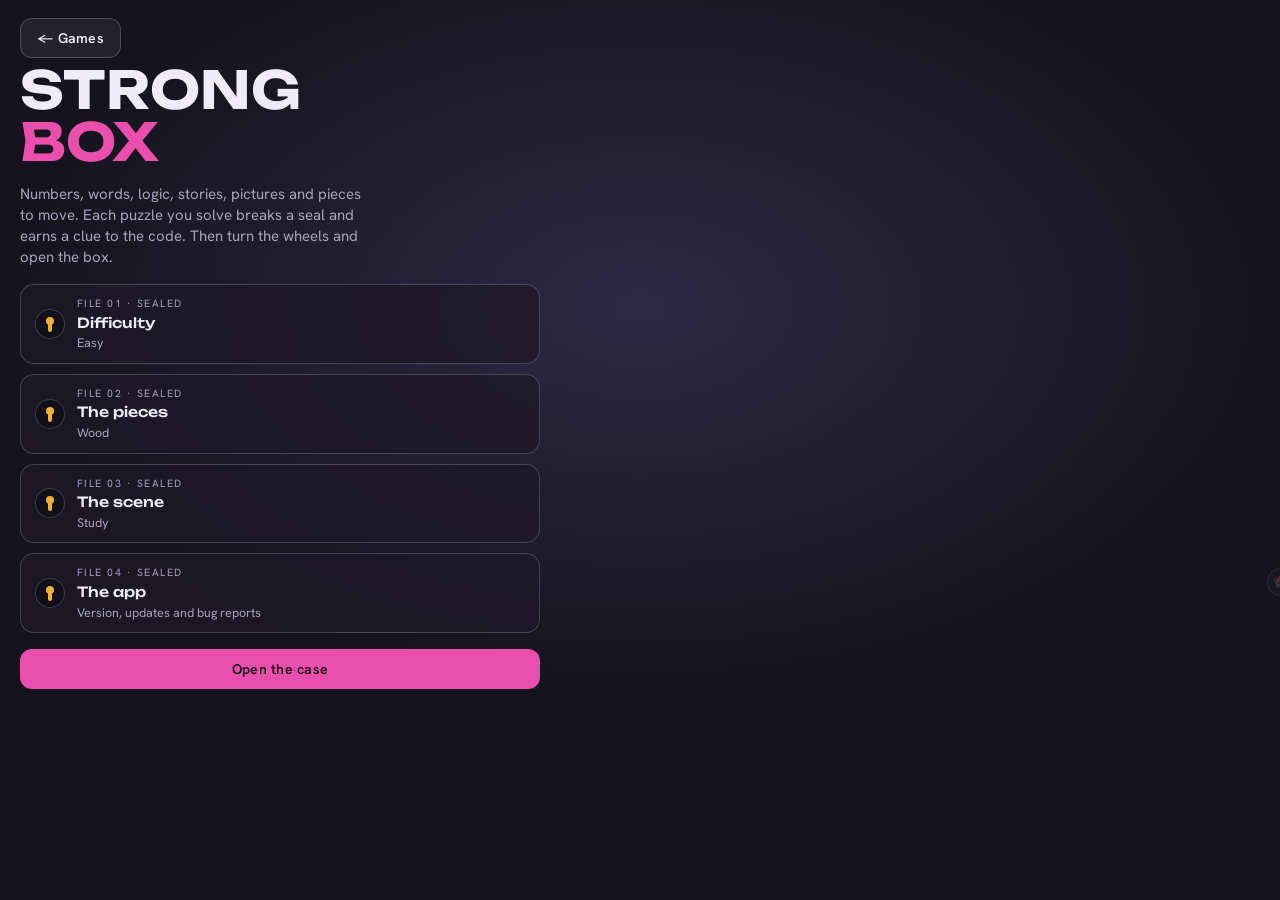
<file: strongbox.html>
<!DOCTYPE html>
<html lang="en">
<head>
<meta charset="utf-8">
<meta name="viewport" content="width=device-width, initial-scale=1, viewport-fit=cover">
<meta name="theme-color" content="#15131d">
<title>Strongbox · Critical Puzzles</title>
<link rel="manifest" href="manifest.webmanifest">
<link rel="icon" type="image/png" sizes="192x192" href="icons/icon-192.png">
<link rel="apple-touch-icon" href="icons/apple-touch-icon.png">
<link rel="preconnect" href="https://fonts.googleapis.com">
<link rel="preconnect" href="https://fonts.gstatic.com" crossorigin>
<link href="https://fonts.googleapis.com/css2?family=Hanken+Grotesk:wght@400;500;600&family=Unbounded:wght@500;700&display=swap" rel="stylesheet">
<style>
:root {
  --stage: #15131d; --stage-lift: #2e2945; --panel: #1d1a28; --ink: #efecf7; --muted: #a8a2bd;
  --line: rgba(239, 236, 247, 0.2); --tile: rgba(239, 236, 247, 0.07); --accent: #ea4fae;
  --amber: #f0b03a; --good: #5fd0a0; --stone: #6c6880;
  --display: "Unbounded", "Arial Rounded MT Bold", "Trebuchet MS", sans-serif;
  --body: "Hanken Grotesk", "Segoe UI", system-ui, sans-serif;
  --safe-t: env(safe-area-inset-top, 0px); --safe-b: env(safe-area-inset-bottom, 0px);
  color-scheme: dark;
}
/* Piece materials: a = body, b = shade, c = highlight, alt = the opposing piece */
#app[data-mat="wood"] { --m-a: #d2a469; --m-b: #94632f; --m-c: #efd0a0; --m-alt: #6b4423; --m-ink: #2c1a09; }
#app[data-mat="plastic"] { --m-a: #ea4fae; --m-b: #a92c7c; --m-c: #f79bd3; --m-alt: #23b5a4; --m-ink: #2a0a1d; }
#app[data-mat="metal"] { --m-a: #b9c1ce; --m-b: #6f7888; --m-c: #f1f4f8; --m-alt: #c9973f; --m-ink: #1b1f27; }
* { box-sizing: border-box; }
html, body { height: 100%; margin: 0; }
body {
  background: var(--stage); color: var(--ink); font-family: var(--body); font-size: 15px; line-height: 1.4;
  overflow: hidden; -webkit-user-select: none; user-select: none; -webkit-tap-highlight-color: transparent;
}
[hidden] { display: none !important; }
#app { position: relative; height: 100%; overflow: hidden; }
button, .btn {
  font: 600 14px/1 var(--body); letter-spacing: 0.02em; color: var(--ink); background: var(--tile);
  border: 1px solid var(--line); border-radius: 12px; padding: 12px 16px; cursor: pointer; text-decoration: none;
  display: inline-block;
}
button:active { transform: scale(0.97); }
button:disabled { opacity: 0.45; cursor: default; }
button:focus-visible, input:focus-visible, .btn:focus-visible { outline: 2px solid var(--accent); outline-offset: 2px; }
button.primary { background: var(--accent); color: #1b0b16; border-color: transparent; }
.label { font-size: 11px; letter-spacing: 0.12em; text-transform: uppercase; color: var(--muted); }

/* Ambient backgrounds: dim and slow so they never compete with the puzzle */
#bg { position: absolute; inset: 0; pointer-events: none; overflow: hidden;
  background: radial-gradient(ellipse 70% 60% at 50% 34%, var(--stage-lift), var(--stage) 72%); }
#bg::before { content: ""; position: absolute; inset: -20%; }
#app[data-bg="forest"] #bg { background: linear-gradient(#10221b, #152a1e 55%, #0c1712); }
#app[data-bg="forest"] #bg::before { background: radial-gradient(circle at 30% 22%, rgba(130, 200, 130, 0.13), transparent 38%),
  radial-gradient(circle at 74% 62%, rgba(90, 160, 110, 0.1), transparent 44%); animation: drift 38s ease-in-out infinite alternate; }
#app[data-bg="space"] #bg { background: radial-gradient(ellipse at 70% 20%, #1b1838, #08070f 70%); }
#app[data-bg="space"] #bg::before { background-image: radial-gradient(1.2px 1.2px at 22px 34px, rgba(255, 255, 255, 0.7), transparent 60%),
  radial-gradient(1px 1px at 120px 90px, rgba(255, 255, 255, 0.5), transparent 60%), radial-gradient(1.4px 1.4px at 170px 160px, rgba(200, 210, 255, 0.6), transparent 60%),
  radial-gradient(1px 1px at 70px 180px, rgba(255, 255, 255, 0.4), transparent 60%); background-size: 210px 230px; animation: drift 140s linear infinite alternate; }
#app[data-bg="ocean"] #bg { background: linear-gradient(#0d3247, #082033 55%, #050f1a); }
#app[data-bg="ocean"] #bg::before { background: repeating-linear-gradient(104deg, rgba(130, 205, 235, 0.055) 0 46px, transparent 46px 150px); animation: drift 26s ease-in-out infinite alternate; }
#app[data-bg="beach"] #bg { background: linear-gradient(#2a2440 0%, #44374f 30%, #1c5257 52%, #17393f 68%, #3d3527 82%, #2a241b 100%); }
#app[data-bg="beach"] #bg::before { inset: 60% -20% auto -20%; height: 16%; border-radius: 50%; background: rgba(200, 235, 235, 0.09); animation: wave 9s ease-in-out infinite alternate; }
@keyframes drift { to { transform: translate(5%, 4%); } }
@keyframes wave { to { transform: translateY(26px) scaleX(1.05); } }
@media (prefers-reduced-motion: reduce) { #bg::before { animation: none !important; } }

/* Setup */
#setup {
  position: absolute; inset: 0; overflow-y: auto; padding: calc(18px + var(--safe-t)) 20px calc(20px + var(--safe-b));
  display: flex; flex-direction: column; gap: 16px;
}
#app:not([data-screen="setup"]) #setup { display: none; }
#setup h1 { margin: 6px 0 0; font-family: var(--display); font-weight: 700; text-transform: uppercase;
  font-size: clamp(28px, 8vw, 52px); line-height: 1; }
#setup h1 span { display: block; color: var(--accent); }
#setup .lede { margin: 0; color: var(--muted); max-width: 44ch; }
.group { max-width: 520px; display: flex; flex-direction: column; gap: 8px; }
.chips { display: flex; flex-wrap: wrap; gap: 8px; }
.chips button { padding: 10px 13px; border-radius: 999px; font-size: 13px; }
.chips button[aria-pressed="true"] { background: var(--ink); color: #15131d; border-color: transparent; }
.hint { margin: 0; color: var(--muted); font-size: 13px; max-width: 48ch; }
.row { display: flex; flex-wrap: wrap; gap: 8px; margin-top: 10px; }

/* Play */
#play { position: absolute; inset: 0; overflow-y: auto; padding: calc(10px + var(--safe-t)) 12px calc(24px + var(--safe-b)); }
#app[data-screen="setup"] #play { display: none; }
#hud { display: flex; flex-wrap: wrap; gap: 8px; align-items: center; max-width: 620px; margin: 0 auto; }
#hud button { padding: 10px 12px; font-size: 13px; background: rgba(29, 26, 40, 0.85); }
#stats { display: flex; gap: 14px; margin: 0 0 0 auto; padding: 8px 12px; border-radius: 12px; background: rgba(29, 26, 40, 0.85);
  border: 1px solid var(--line); }
#stats div { display: flex; flex-direction: column; align-items: center; }
#stats dd { margin: 0; font-weight: 600; font-variant-numeric: tabular-nums; }
#bench { max-width: 620px; margin: 14px auto 0; display: flex; flex-direction: column; gap: 12px; }
#box { display: flex; align-items: center; gap: 14px; text-align: left; width: 100%; padding: 16px; border-radius: 18px;
  background: linear-gradient(160deg, var(--m-c), var(--m-a) 38%, var(--m-b)); color: var(--m-ink); border: 1px solid rgba(0, 0, 0, 0.35);
  box-shadow: inset 0 2px 0 rgba(255, 255, 255, 0.35), inset 0 -8px 16px rgba(0, 0, 0, 0.22), 0 12px 30px rgba(0, 0, 0, 0.45); }
#box .dial { flex: none; width: 54px; height: 54px; border-radius: 50%; background: #15131d; border: 3px solid rgba(0, 0, 0, 0.5);
  box-shadow: inset 0 0 0 5px #2b2738; position: relative; }
#box .dial::after { content: ""; position: absolute; left: 50%; top: 9px; width: 4px; height: 18px; margin-left: -2px; border-radius: 2px; background: var(--amber); }
#box .bt { flex: 1; min-width: 0; display: flex; flex-direction: column; gap: 5px; }
#box .bname { font-family: var(--display); font-weight: 700; font-size: 16px; text-transform: uppercase; }
#box .bsub { font-size: 13px; font-weight: 500; line-height: 1.3; letter-spacing: 0; }
#lights { display: flex; gap: 6px; flex-wrap: wrap; }
#lights i { width: 12px; height: 12px; border-radius: 50%; background: var(--amber); border: 1.5px solid rgba(0, 0, 0, 0.55); }
#lights i.open { background: var(--good); }
#lights i.jammed { background: var(--stone); }
#tiles { display: grid; grid-template-columns: repeat(2, 1fr); gap: 10px; }
@media (min-width: 560px) { #tiles { grid-template-columns: repeat(3, 1fr); } }
.tile { display: flex; flex-direction: column; align-items: flex-start; gap: 6px; text-align: left; padding: 14px; border-radius: 16px;
  background: rgba(29, 26, 40, 0.86); min-height: 104px; line-height: 1.25; }
.tile .tk { font-size: 10.5px; letter-spacing: 0.14em; text-transform: uppercase; color: var(--amber); }
.tile .tn { font-family: var(--display); font-weight: 500; font-size: 14px; }
.tile .ts { font-size: 12.5px; font-weight: 400; color: var(--muted); letter-spacing: 0; }
.tile.open { border-color: var(--good); } .tile.open .tk { color: var(--good); }
.tile.jammed { background: rgba(60, 58, 72, 0.7); } .tile.jammed .tk, .tile.jammed .tn { color: var(--stone); }
#status { max-width: 620px; margin: 4px auto 0; text-align: center; color: var(--muted); font-size: 13.5px; }

#shade { position: absolute; inset: 0; background: rgba(8, 7, 12, 0.6); z-index: 4; }
.card { position: absolute; left: 10px; right: 10px; top: calc(14px + var(--safe-t)); margin: 0 auto; max-width: 520px;
  background: var(--panel); border: 1px solid var(--line); border-radius: 18px; padding: 16px; z-index: 5;
  box-shadow: 0 18px 50px rgba(0, 0, 0, 0.55); max-height: calc(100% - 28px - var(--safe-t) - var(--safe-b)); overflow-y: auto; }
.card h2 { margin: 2px 0 6px; font-family: var(--display); font-weight: 500; font-size: 16px; }
.card p { margin: 6px 0; }
.kicker { font-size: 10.5px; letter-spacing: 0.14em; text-transform: uppercase; color: var(--amber); margin: 0; }
#p-prompt { font-size: 16.5px; line-height: 1.45; white-space: pre-line; -webkit-user-select: text; user-select: text; }
#p-stage { margin: 10px 0 4px; }
#p-stage svg { display: block; width: 100%; height: auto; max-height: 46vh; touch-action: manipulation; }
.cluebox { border-left: 3px solid var(--good); padding: 8px 10px; background: var(--tile); border-radius: 0 10px 10px 0; font-size: 14px;
  -webkit-user-select: text; user-select: text; }
.cluebox b { color: var(--good); font-weight: 600; }
#answer { width: 100%; font: 500 17px var(--body); color: var(--ink); background: #110f18; border: 1px solid var(--line);
  border-radius: 12px; padding: 13px 14px; margin-top: 8px; -webkit-user-select: text; user-select: text; }
#feedback, #l-feedback { min-height: 1.4em; font-size: 14px; color: var(--amber); }
.small { font-size: 13px; color: var(--muted); }

/* Toothpicks */
.stick { cursor: pointer; }
.stick .hit { stroke: transparent; stroke-width: 30; stroke-linecap: round; }
.stick .body { stroke: var(--m-a); stroke-width: 9; stroke-linecap: round; }
.stick .edge { stroke: var(--m-b); stroke-width: 11; stroke-linecap: round; }
.stick .shine { stroke: var(--m-c); stroke-width: 2.4; stroke-linecap: round; opacity: 0.85; }
.stick.fixed { cursor: default; opacity: 0.6; }
.stick.off .edge, .stick.off .shine { display: none; }
.stick.off .body { stroke: var(--ink); stroke-width: 2; stroke-dasharray: 3 7; opacity: 0; }
svg.holding .stick.off .body { opacity: 0.5; }
svg:not(.holding) .stick.off { pointer-events: none; }
.stick.held .body { stroke: var(--accent); } .stick.held .edge { stroke: #fff; }

/* Shape sums */
.sums { display: flex; flex-direction: column; gap: 10px; align-items: center; font: 600 22px var(--body); }
.sums .eqn { display: flex; align-items: center; gap: 8px; }
.sums svg { width: 34px; height: 34px; max-height: none; }
.sums .q { color: var(--amber); }

/* Jugs */
.jugs { display: flex; justify-content: center; gap: 18px; align-items: flex-end; }
.jug { display: flex; flex-direction: column; align-items: center; gap: 8px; }
.jug .glass { width: 92px; border: 3px solid var(--m-a); border-top: none; border-radius: 0 0 14px 14px; position: relative; overflow: hidden;
  background: rgba(239, 236, 247, 0.05); box-shadow: inset 0 0 0 1px rgba(0, 0, 0, 0.4); }
.jug .water { position: absolute; left: 0; right: 0; bottom: 0; background: linear-gradient(#58b9e6, #2c7fc2); transition: height 0.3s; }
.jug .amt { font: 600 15px var(--body); font-variant-numeric: tabular-nums; }
.jug .acts { display: flex; flex-direction: column; gap: 6px; width: 104px; }
.jug .acts button { padding: 10px 6px; font-size: 13px; }

/* Crossing stones */
.pads { display: flex; gap: 5px; justify-content: center; padding: 14px 0 6px; }
.pad { flex: 1 1 0; max-width: 52px; aspect-ratio: 1; border-radius: 12px; background: rgba(239, 236, 247, 0.06); border: 1px dashed var(--line);
  display: flex; align-items: center; justify-content: center; padding: 0; }
.pad.tok { border-style: solid; border-color: rgba(0, 0, 0, 0.4); box-shadow: inset 0 2px 0 rgba(255, 255, 255, 0.3), inset 0 -5px 8px rgba(0, 0, 0, 0.25); color: #fff; font-size: 15px; }
.pad.L { background: radial-gradient(circle at 35% 30%, var(--m-c), var(--m-a) 45%, var(--m-b)); color: var(--m-ink); }
.pad.R { background: radial-gradient(circle at 35% 30%, #fff5, var(--m-alt) 50%, #0006), var(--m-alt); }
.pad.nope { animation: nope 0.3s; }
@keyframes nope { 25% { transform: translateX(-4px); } 75% { transform: translateX(4px); } }

/* The lock */
#wheels { display: flex; justify-content: center; gap: 10px; margin: 12px 0 4px; padding: 14px 10px; border-radius: 16px;
  background: linear-gradient(160deg, var(--m-c), var(--m-a) 40%, var(--m-b)); box-shadow: inset 0 2px 0 rgba(255, 255, 255, 0.35), inset 0 -8px 14px rgba(0, 0, 0, 0.25); }
.wheel { display: flex; flex-direction: column; align-items: center; gap: 6px; }
.wheel button { padding: 8px 14px; font-size: 12px; background: rgba(0, 0, 0, 0.3); color: #fff; border-color: rgba(0, 0, 0, 0.3); }
.wheel .win { width: 56px; height: 120px; overflow: hidden; position: relative; border-radius: 10px; background: #f4efe2; touch-action: none; cursor: grab;
  box-shadow: inset 0 0 0 2px rgba(0, 0, 0, 0.55); }
.wheel .win::after { content: ""; position: absolute; inset: 0; pointer-events: none;
  background: linear-gradient(rgba(0, 0, 0, 0.72), rgba(0, 0, 0, 0) 36%, rgba(0, 0, 0, 0) 64%, rgba(0, 0, 0, 0.72)); }
.wheel .strip { position: absolute; left: 0; right: 0; top: -40px; }
.wheel .strip span { display: block; height: 40px; line-height: 40px; text-align: center; font: 700 26px/40px var(--display); color: #1b1924; }
#clues { list-style: none; margin: 8px 0 0; padding: 0; display: flex; flex-direction: column; gap: 6px; }
#clues li { padding: 8px 10px; background: var(--tile); border-radius: 10px; font-size: 14px; -webkit-user-select: text; user-select: text; }
#clues li b { color: var(--good); margin-right: 6px; font-weight: 600; }
#clues li.shut { color: var(--muted); } #clues li.shut b { color: var(--amber); }
#clues li.lost { color: var(--stone); } #clues li.lost b { color: var(--stone); }
#end .stars { font-size: 34px; letter-spacing: 6px; color: var(--amber); }
#end dl { display: grid; grid-template-columns: 1fr auto; gap: 4px 16px; margin: 10px 0; }
#end dd { margin: 0; font-weight: 600; text-align: right; }

/* ----- Settings as case files: each category is a sealed file that opens one at a time ----- */
.file { border: 1px solid var(--line); border-radius: 14px; background: rgba(29, 26, 40, 0.8); }
.file > summary { list-style: none; display: flex; align-items: center; gap: 12px; padding: 11px 14px; cursor: pointer; border-radius: 14px; }
.file > summary::-webkit-details-marker { display: none; }
.file > summary:focus-visible { outline: 2px solid var(--accent); outline-offset: 2px; }
.lock { flex: none; width: 30px; height: 30px; border-radius: 50%; border: 1px solid var(--line); background: #110f18; position: relative; transition: transform 0.35s, border-color 0.35s; }
.lock::before, .lock::after { content: ""; position: absolute; left: 50%; background: var(--amber); transition: background 0.35s; }
.lock::before { top: 7px; width: 8px; height: 8px; margin-left: -4px; border-radius: 50%; }
.lock::after { top: 12px; width: 4px; height: 10px; margin-left: -2px; border-radius: 0 0 2px 2px; }
.file[open] .lock { transform: rotate(90deg); border-color: var(--good); }
.file[open] .lock::before, .file[open] .lock::after { background: var(--good); }
.ft { flex: 1; min-width: 0; display: flex; flex-direction: column; gap: 2px; }
.kick { font-size: 10.5px; letter-spacing: 0.14em; text-transform: uppercase; color: var(--muted); }
.kick::after { content: " \00B7  sealed"; }
.file[open] .kick::after { content: " \00B7  open"; color: var(--good); }
.fname { font-family: var(--display); font-weight: 500; font-size: 14px; }
.fdesc { font-size: 12.5px; color: var(--muted); white-space: nowrap; overflow: hidden; text-overflow: ellipsis; }
.fbody { padding: 6px 14px 16px; display: flex; flex-direction: column; gap: 18px; animation: unseal 0.3s ease; }
@keyframes unseal { from { opacity: 0; transform: translateY(-6px); } }
@media (prefers-reduced-motion: reduce) { .fbody { animation: none; } .lock, .lock::before, .lock::after { transition: none; } }
.files { max-width: 520px; display: flex; flex-direction: column; gap: 10px; }
.files .hint { max-width: none; }
</style>
</head>
<body>
<div id="app" data-screen="setup" data-mat="wood" data-bg="study">
  <div id="bg" aria-hidden="true"></div>

  <section id="setup">
    <div>
      <a class="btn" href="index.html">&larr; Games</a>
      <h1>Strong<span>box</span></h1>
    </div>
    <p class="lede">Numbers, words, logic, stories, pictures and pieces to move. Each puzzle you solve breaks a seal and earns a clue to the code. Then turn the wheels and open the box.</p>
    <div class="files">
<details class="file">
<summary><span class="lock" aria-hidden="true"></span><span class="ft"><span class="kick">File 01</span><span class="fname">Difficulty</span><span class="fdesc" id="d-tier"></span></span></summary>
<div class="fbody">
    <div class="group">
      <span class="label">Difficulty</span>
      <div class="chips" id="tiers"></div>
      <p class="hint" id="tier-blurb"></p>
    </div>
</div>
</details>
<details class="file">
<summary><span class="lock" aria-hidden="true"></span><span class="ft"><span class="kick">File 02</span><span class="fname">The pieces</span><span class="fdesc" id="d-mat"></span></span></summary>
<div class="fbody">
    <div class="group">
      <span class="label">Material</span>
      <div class="chips" id="mats"></div>
      <p class="hint">Sets the look of the strongbox, toothpicks, cubes and stones.</p>
    </div>
</div>
</details>
<details class="file">
<summary><span class="lock" aria-hidden="true"></span><span class="ft"><span class="kick">File 03</span><span class="fname">The scene</span><span class="fdesc" id="d-bg"></span></span></summary>
<div class="fbody">
    <div class="group">
      <span class="label">Background</span>
      <div class="chips" id="bgs"></div>
    </div>
</div>
</details>
<details class="file">
<summary><span class="lock" aria-hidden="true"></span><span class="ft"><span class="kick">File 04</span><span class="fname">The app</span><span class="fdesc">Version, updates and bug reports</span></span></summary>
<div class="fbody">
<div class="group">
<p class="hint" id="upd-version"></p>
<div class="row"><button id="upd-check" type="button">Check for update</button><button type="button" data-bug-open>&#128030; Report a bug</button></div>
<p class="hint" id="upd-status" role="status" aria-live="polite"></p>
</div>
</div>
</details>
    </div>
    <div class="group"><button id="start" class="primary" type="button">Open the case</button></div>
  </section>

  <section id="play">
    <header id="hud">
      <button id="to-setup" type="button">&larr; Setup</button>
      <dl id="stats">
        <div><dt class="label">Seals</dt><dd id="s-seals">0</dd></div>
        <div><dt class="label">Wrong</dt><dd id="s-wrong">0</dd></div>
        <div><dt class="label">Jammed</dt><dd id="s-jam">0</dd></div>
      </dl>
    </header>
    <div id="bench">
      <button id="box" type="button">
        <span class="dial" aria-hidden="true"></span>
        <span class="bt">
          <span class="bname">The strongbox</span>
          <span id="lights" aria-hidden="true"></span>
          <span class="bsub" id="box-sub"></span>
        </span>
      </button>
      <div id="tiles"></div>
    </div>
    <p id="status" role="status" aria-live="polite"></p>
  </section>

  <div id="shade" hidden></div>

  <div id="panel" class="card" hidden role="dialog" aria-labelledby="p-title">
    <p class="kicker" id="p-kick"></p>
    <h2 id="p-title"></h2>
    <p id="p-prompt"></p>
    <div id="p-stage"></div>
    <p id="p-clue" class="cluebox" hidden></p>
    <form id="answer-form" autocomplete="off">
      <input id="answer" type="text" inputmode="text" autocapitalize="off" autocorrect="off" spellcheck="false" placeholder="Type your answer" aria-label="Your answer" maxlength="80">
      <div class="row"><button id="submit" class="primary act" type="submit">Answer</button></div>
    </form>
    <div class="row" id="p-acts"></div>
    <p id="feedback" role="status" aria-live="polite"></p>
    <p id="tries" class="small"></p>
    <div class="row"><button id="step-away" type="button">Step away</button></div>
  </div>

  <div id="lockp" class="card" hidden role="dialog" aria-labelledby="l-title">
    <p class="kicker">The strongbox</p>
    <h2 id="l-title">Set the code</h2>
    <p class="small" id="l-note"></p>
    <div id="wheels"></div>
    <div class="row"><button id="latch" class="primary act" type="button">Pull the latch</button><button id="l-close" type="button">Step away</button></div>
    <p id="l-feedback" role="status" aria-live="polite"></p>
    <p id="l-tries" class="small"></p>
    <span class="label">Clues</span>
    <ul id="clues"></ul>
  </div>

  <div id="end" class="card" hidden role="dialog" aria-labelledby="end-title">
    <h2 id="end-title"></h2>
    <p class="stars" id="end-stars" aria-hidden="true"></p>
    <p id="end-text"></p>
    <dl id="end-stats"></dl>
    <div class="row">
      <button id="again" class="primary" type="button">New case</button>
      <button id="end-setup" type="button">Change setup</button>
    </div>
  </div>
</div>

<script src="strongbox-data.js"></script>
<script>
(function () {
'use strict';
var $ = function (id) { return document.getElementById(id); };
function store(k, v) { try { localStorage.setItem(k, JSON.stringify(v)); } catch (e) {} }
function load(k) { try { return JSON.parse(localStorage.getItem(k)); } catch (e) { return null; } }
function ri(a, b) { return a + Math.floor(Math.random() * (b - a + 1)); }
function pick(a) { return a[Math.floor(Math.random() * a.length)]; }
function shuffle(a) { for (var i = a.length - 1; i > 0; i--) { var j = ri(0, i), t = a[i]; a[i] = a[j]; a[j] = t; } return a; }
function el(tag, cls, text) { var e = document.createElement(tag); if (cls) e.className = cls; if (text != null) e.textContent = text; return e; }
var NS = 'http://www.w3.org/2000/svg';
function svg(tag, attrs, parent) { var e = document.createElementNS(NS, tag); for (var k in attrs) e.setAttribute(k, attrs[k]); if (parent) parent.appendChild(e); return e; }

/* ---------- Settings for each difficulty (tune here) ---------- */
var TIERS = {
  E: { name: 'Easy', mix: ['math', 'words', 'logic', 'story', 'visual', 'hands'], digits: 3, attempts: Infinity, lockTries: Infinity, typo: 6,
       blurb: '6 seals and a 3-digit code. Unlimited tries, with a short lockout after a wrong answer.' },
  M: { name: 'Medium', mix: ['math', 'words', 'logic', 'story', 'visual', 'hands', 'hands'], digits: 4, attempts: 3, lockTries: 3, typo: 8,
       blurb: '7 seals and a 4-digit code. A seal jams after 3 wrong answers and its clue is lost. The latch jams after 3 wrong codes.' },
  H: { name: 'Hard', mix: ['math', 'words', 'logic', 'story', 'visual', 'visual', 'hands', 'hands'], digits: 4, attempts: 2, lockTries: 2, typo: 0,
       blurb: '8 seals and a 4-digit code. A seal jams after 2 wrong answers. The latch gives you 2 pulls. Spelling must be exact.' }
};
var LOCKOUT_MS = 5000;
var MATS = [['wood', 'Wood'], ['plastic', 'Plastic'], ['metal', 'Metal']];
var BGS = [['study', 'Study'], ['forest', 'Forest'], ['space', 'Outer space'], ['ocean', 'Under the ocean'], ['beach', 'Beach']];
var CATNAME = { math: 'Numbers', words: 'Words', logic: 'Logic', story: 'Story' };
var KINDNAME = { cubes: 'Cube stack', shapes: 'Shape sums', squares: 'Hidden shapes', picks: 'Toothpicks', jugs: 'Two jugs', hops: 'Crossing stones' };

var S = load('cp-sb-settings') || {};
if (!TIERS[S.tier]) S.tier = 'E';
if (!MATS.some(function (m) { return m[0] === S.mat; })) S.mat = 'wood';
if (!BGS.some(function (m) { return m[0] === S.bg; })) S.bg = 'study';
var app = $('app'), run = null, cur = null, ticker = null;

function chips(box, items, key, after) {
  box.textContent = '';
  items.forEach(function (it) {
    var b = el('button', '', it[1]); b.type = 'button'; b.setAttribute('aria-pressed', String(S[key] === it[0]));
    b.addEventListener('click', function () { S[key] = it[0]; store('cp-sb-settings', S); paintSetup(); });
    box.appendChild(b);
  });
  if (after) after();
}
function paintSetup() {
  chips($('tiers'), Object.keys(TIERS).map(function (k) { return [k, TIERS[k].name]; }), 'tier');
  chips($('mats'), MATS, 'mat'); chips($('bgs'), BGS, 'bg');
  $('tier-blurb').textContent = TIERS[S.tier].blurb;
  $('d-tier').textContent = TIERS[S.tier].name;
  $('d-mat').textContent = MATS.filter(function (m) { return m[0] === S.mat; })[0][1];
  $('d-bg').textContent = BGS.filter(function (m) { return m[0] === S.bg; })[0][1];
  app.dataset.mat = S.mat; app.dataset.bg = S.bg;
}

/* ---------- Answer checking (same conventions as Riddle Maze) ---------- */
var NUMW = { zero: 0, one: 1, two: 2, three: 3, four: 4, five: 5, six: 6, seven: 7, eight: 8, nine: 9, ten: 10, eleven: 11, twelve: 12, thirteen: 13,
  fourteen: 14, fifteen: 15, sixteen: 16, seventeen: 17, eighteen: 18, nineteen: 19, twenty: 20, thirty: 30, forty: 40, fifty: 50, sixty: 60,
  seventy: 70, eighty: 80, ninety: 90 };
function norm(s) {
  return String(s).toLowerCase().replace(/['’]/g, '').replace(/[^a-z0-9]+/g, ' ').trim().replace(/^(a|an|the|your|its|it is|he is|she is) /, '');
}
function numbersIn(n) {
  var out = [], acc = null;
  n.split(' ').forEach(function (w) {
    if (/^\d+$/.test(w)) { if (acc != null) { out.push(acc); acc = null; } out.push(+w); }
    else if (w in NUMW) acc = (acc || 0) + NUMW[w];
    else if (w === 'hundred' && acc != null) acc *= 100;
    else if (w !== 'and' && acc != null) { out.push(acc); acc = null; }
  });
  if (acc != null) out.push(acc);
  return out;
}
function lev1(a, b) { // true if a and b differ by at most one edit
  if (Math.abs(a.length - b.length) > 1) return false;
  var i = 0, j = 0, edits = 0;
  while (i < a.length && j < b.length) {
    if (a[i] === b[j]) { i++; j++; continue; }
    if (++edits > 1) return false;
    if (a.length > b.length) i++; else if (b.length > a.length) j++; else { i++; j++; }
  }
  return edits + (a.length - i) + (b.length - j) <= 1;
}
function isRight(item, input, typo) {
  var n = norm(input), c = n.replace(/ /g, '');
  if (!c) return false;
  var ok = item.a.some(function (ans) {
    var an = norm(ans), ac = an.replace(/ /g, '');
    if (c === ac) return true;
    if (/^\d+$/.test(ac)) { var ns = numbersIn(n); return ns.length === 1 && ns[0] === +ac; }
    return typo && ac.length >= typo && lev1(c, ac);
  });
  return ok || (item.kw || []).some(function (k) { return c.indexOf(norm(k).replace(/ /g, '')) > -1; });
}

/* ---------- Dealing typed puzzles: unsolved first, never repeated in a case ---------- */
function deal(tier, cat) {
  var solved = load('cp-sb-solved') || {};
  var pool = window.CP_PUZZLES.filter(function (p) { return p.t === tier && p.c === cat; });
  var fresh = pool.filter(function (p) { return !solved[p.id]; });
  return pick(fresh.length ? fresh : pool);
}
function markSolved(id) { var s = load('cp-sb-solved') || {}; s[id] = 1; store('cp-sb-solved', s); }

/* ---------- The code lock: clues are true statements that pin down one code ---------- */
var COUNT = ['No', 'One', 'Two', 'Three', 'Four'];
function makeLock(n, K) {
  var cands = [];
  (function rec(pre) { if (pre.length === n) { cands.push(pre); return; } for (var d = 0; d < 10; d++) if (pre.indexOf(d) < 0) rec(pre.concat(d)); })([]);
  var code = pick(cands);
  function fb(g, c) { var ex = 0, mis = 0; for (var i = 0; i < n; i++) { if (g[i] === c[i]) ex++; else if (c.indexOf(g[i]) > -1) mis++; } return ex * 10 + mis; }
  function guessClue() {
    for (;;) {
      var g = pick(cands), f = fb(g, code), ex = Math.floor(f / 10), mis = f % 10;
      if (ex >= n - 1) continue;
      var parts = [];
      if (ex) parts.push(COUNT[ex].toLowerCase() + (ex > 1 ? ' digits are' : ' digit is') + ' right and in the right place');
      if (mis) parts.push(COUNT[mis].toLowerCase() + (ex ? ' more' : '') + (mis > 1 ? ' digits are' : ' digit is') + ' right but in the wrong place');
      var text = g.join(' ') + ': ' + (parts.length ? parts.join(', and ') : 'none of these digits is in the code') + '.';
      return { text: text, test: (function (g, f) { return function (c) { return fb(g, c) === f; }; })(g, f) };
    }
  }
  var sum = code.reduce(function (a, b) { return a + b; }, 0), evens = code.filter(function (d) { return d % 2 === 0; }).length, big = Math.max.apply(null, code);
  var props = [
    { text: 'The digits of the code add up to ' + sum + '.', test: function (c) { return c.reduce(function (a, b) { return a + b; }, 0) === sum; } },
    { text: (evens ? COUNT[evens] + (evens > 1 ? ' of the digits are' : ' of the digits is') : 'None of the digits is') + ' even.', test: function (c) { return c.filter(function (d) { return d % 2 === 0; }).length === evens; } },
    { text: 'The first digit is ' + (code[0] > code[n - 1] ? 'bigger' : 'smaller') + ' than the last.', test: function (c) { return (c[0] > c[n - 1]) === (code[0] > code[n - 1]); } },
    { text: 'The biggest digit in the code is ' + big + '.', test: function (c) { return Math.max.apply(null, c) === big; } }
  ];
  var best = null;
  for (var trial = 0; trial < 4000 && (trial < 300 || !best); trial++) {
    var clues = shuffle(props.slice()).slice(0, K >= 7 ? 2 : 1);
    while (clues.length < K) clues.push(guessClue());
    var needed = clues.map(function () { return false; }), unique = true;
    for (var ci = 0; ci < cands.length && unique; ci++) {
      var c = cands[ci]; if (c === code) continue;
      var viol = 0, vi = -1;
      for (var i = 0; i < K && viol < 2; i++) if (!clues[i].test(c)) { viol++; vi = i; }
      if (viol === 0) unique = false; else if (viol === 1) needed[vi] = true;
    }
    if (!unique) continue;
    var score = needed.filter(Boolean).length;
    if (!best || score > best.score) best = { clues: clues, score: score };
    if (score === K) break;
  }
  if (!best) { best = { clues: [] }; for (var k = 0; k < K; k++) best.clues.push(guessClue()); }
  shuffle(best.clues);
  return { code: code, n: n, clues: best.clues.map(function (c) { return c.text; }), tests: best.clues.map(function (c) { return c.test; }), score: best.score, value: code.map(function () { return 0; }), wrong: 0, seen: {}, until: 0 };
}

/* ---------- A new case ---------- */
function newRun() {
  var T = TIERS[S.tier], vis = shuffle(['cubes', 'shapes', 'squares']), hands = shuffle(['picks', 'jugs', 'hops']);
  run = { tier: S.tier, T: T, start: Date.now(), wrong: 0, over: false, puz: [] };
  shuffle(T.mix.slice()).forEach(function (k, i) {
    var p = { n: i + 1, wrong: 0, status: 'sealed', seen: {}, until: 0 };
    if (k === 'visual') { p.kind = vis.pop(); p.group = 'Picture'; p.title = KINDNAME[p.kind]; }
    else if (k === 'hands') { p.kind = hands.pop(); p.group = 'Hands-on'; p.title = KINDNAME[p.kind]; }
    else { p.kind = 'typed'; p.group = 'Question'; p.title = CATNAME[k]; p.item = deal(S.tier, k); p.prompt = p.item.q; }
    if (GEN[p.kind]) GEN[p.kind](p, S.tier);
    run.puz.push(p);
  });
  run.lock = makeLock(T.digits, run.puz.length);
  run.puz.forEach(function (p, i) { p.clue = run.lock.clues[i]; });
  cur = null; closeCards(); app.dataset.screen = 'play'; paintBench();
  $('status').textContent = 'Tap a seal to work on it. You can step away and come back.';
}

/* ---------- Puzzle makers: each fills in the prompt and its own data ---------- */
var GEN = {}, MOUNT = {};

/* Cube stack: heights never rise toward the viewer, so every column top can be seen */
GEN.cubes = function (p, t) {
  var n = t === 'E' ? 3 : 4, H = t === 'E' ? 3 : 4, h, total;
  do {
    h = []; total = 0;
    for (var r = 0; r < n; r++) { h.push([]); for (var c = 0; c < n; c++) {
      var m = Math.min(r ? h[r - 1][c] : H, c ? h[r][c - 1] : H);
      h[r][c] = (r + c === 0) ? H : Math.max(0, m - (Math.random() < 0.5 ? 1 : 0) - (Math.random() < 0.15 ? 1 : 0));
      total += h[r][c];
    } }
  } while (total > n * n * H - 4 || total < n * 2);
  p.data = { n: n, H: H, h: h };
  if (t === 'H') { p.prompt = 'These cubes are stacked in a corner. No cube floats, and none is hidden behind a taller stack. How many more cubes would it take to fill a solid block ' + n + ' wide, ' + n + ' deep and ' + H + ' tall?'; p.item = { a: [String(n * n * H - total)] }; }
  else { p.prompt = 'These cubes are stacked in a corner. No cube floats, and none is hidden behind a taller stack. How many cubes are there altogether?'; p.item = { a: [String(total)] }; }
};
MOUNT.cubes = function (p, stage) {
  var d = p.data, n = d.n, w = 30, ch = 30, pad = 8, W = 2 * n * w + pad * 2, Ht = n * w + d.H * ch + pad * 2;
  var s = svg('svg', { viewBox: '0 0 ' + W + ' ' + Ht, role: 'img', 'aria-label': 'A stack of cubes drawn from above and to one side' }, stage);
  s.style.maxWidth = '340px'; s.style.margin = '0 auto';
  function pts(a) { return a.map(function (q) { return q[0].toFixed(1) + ',' + q[1].toFixed(1); }).join(' '); }
  for (var r = 0; r < n; r++) for (var c = 0; c < n; c++) {
    var cx = n * w + pad + (c - r) * w, cy = d.H * ch + pad + (c + r) * w / 2;
    svg('polygon', { points: pts([[cx, cy], [cx + w, cy + w / 2], [cx, cy + w], [cx - w, cy + w / 2]]), fill: 'rgba(239,236,247,0.05)', stroke: 'rgba(239,236,247,0.25)', 'stroke-width': 1 }, s);
    for (var z = 0; z < d.h[r][c]; z++) {
      var y0 = cy - z * ch, y1 = y0 - ch;
      svg('polygon', { points: pts([[cx - w, y1 + w / 2], [cx, y1 + w], [cx, y0 + w], [cx - w, y0 + w / 2]]), fill: 'var(--m-a)', stroke: 'var(--m-ink)', 'stroke-width': 1.2, 'stroke-linejoin': 'round' }, s);
      svg('polygon', { points: pts([[cx + w, y1 + w / 2], [cx, y1 + w], [cx, y0 + w], [cx + w, y0 + w / 2]]), fill: 'var(--m-b)', stroke: 'var(--m-ink)', 'stroke-width': 1.2, 'stroke-linejoin': 'round' }, s);
      svg('polygon', { points: pts([[cx, y1], [cx + w, y1 + w / 2], [cx, y1 + w], [cx - w, y1 + w / 2]]), fill: 'var(--m-c)', stroke: 'var(--m-ink)', 'stroke-width': 1.2, 'stroke-linejoin': 'round' }, s);
    }
  }
};

/* Shape sums: each shape hides a whole number */
GEN.shapes = function (p, t) {
  var v = shuffle([1, 2, 3, 4, 5, 6, 7, 8, 9, 10, 11, 12].slice(t === 'E' ? 0 : 1, t === 'E' ? 9 : 12)).slice(0, 3), a = v[0], b = v[1], c = v[2];
  var rows = t === 'H' ? [[[0, 0, 1], a + a + b], [[0, 1, 1], a + b + b], [[1, 2, 2], b + c + c]] : [[[0, 0, 0], 3 * a], [[0, 1, 1], a + b + b], [[1, 2, 2], b + c + c]];
  p.data = { rows: rows, last: t === 'E' ? '+' : '×' };
  p.prompt = 'Each shape stands for a whole number. What number replaces the question mark?';
  p.item = { a: [String(t === 'E' ? a + b + c : a + b * c)] };
};
MOUNT.shapes = function (p, stage) {
  var box = el('div', 'sums');
  function icon(i) {
    var s = svg('svg', { viewBox: '0 0 34 34', 'aria-label': ['circle', 'triangle', 'square'][i], role: 'img' });
    if (i === 0) svg('circle', { cx: 17, cy: 17, r: 14, fill: '#f0b03a' }, s);
    if (i === 1) svg('polygon', { points: '17,3 32,31 2,31', fill: '#5fd0a0' }, s);
    if (i === 2) svg('rect', { x: 4, y: 4, width: 26, height: 26, rx: 4, fill: '#ea4fae' }, s);
    return s;
  }
  function row(ids, ops, total) {
    var r = el('div', 'eqn');
    ids.forEach(function (id, k) { if (k) r.appendChild(el('span', '', ops[k - 1])); r.appendChild(icon(id)); });
    r.appendChild(el('span', '', '=')); r.appendChild(el('span', total === '?' ? 'q' : '', String(total)));
    box.appendChild(r);
  }
  p.data.rows.forEach(function (r) { row(r[0], ['+', '+'], r[1]); });
  row([0, 1, 2], ['+', p.data.last], '?');
  stage.appendChild(box);
};

/* Hidden shapes: count every square (or rectangle) in a grid */
GEN.squares = function (p, t) {
  var g = pick(t === 'E' ? [[2, 2], [3, 2], [3, 3]] : t === 'M' ? [[4, 3], [4, 4], [5, 3]] : [[3, 3], [4, 3], [4, 4]]), a = g[0], b = g[1], n = 0;
  if (t === 'H') n = (a * (a + 1) / 2) * (b * (b + 1) / 2); else for (var k = 1; k <= Math.min(a, b); k++) n += (a - k + 1) * (b - k + 1);
  p.data = { a: a, b: b };
  p.prompt = t === 'H' ? 'How many rectangles of every size can you find in this grid? Squares count as rectangles.' : 'How many squares of every size can you find in this grid?';
  p.item = { a: [String(n)] };
};
MOUNT.squares = function (p, stage) {
  var a = p.data.a, b = p.data.b, u = 44, s = svg('svg', { viewBox: '0 0 ' + (a * u + 8) + ' ' + (b * u + 8), role: 'img', 'aria-label': 'A grid ' + a + ' squares wide and ' + b + ' squares tall' }, stage);
  s.style.maxWidth = (a * u + 8) + 'px'; s.style.margin = '0 auto';
  svg('rect', { x: 4, y: 4, width: a * u, height: b * u, fill: 'rgba(239,236,247,0.05)' }, s);
  for (var i = 0; i <= a; i++) svg('line', { x1: 4 + i * u, y1: 4, x2: 4 + i * u, y2: 4 + b * u, stroke: 'var(--m-a)', 'stroke-width': 4, 'stroke-linecap': 'round' }, s);
  for (var j = 0; j <= b; j++) svg('line', { x1: 4, y1: 4 + j * u, x2: 4 + a * u, y2: 4 + j * u, stroke: 'var(--m-a)', 'stroke-width': 4, 'stroke-linecap': 'round' }, s);
};

/* Toothpicks: a false sum in stick digits; move the stated number of sticks to make it true */
var SEG = ['abcdef', 'bc', 'abdeg', 'abcdg', 'bcfg', 'acdfg', 'acdefg', 'abc', 'abcdefg', 'abcdfg'], SEGN = 'abcdefg';
function pickLayout(resLen) {
  var cells = ['d', 'op', 'd', 'eq', 'd']; if (resLen === 2) cells.push('d');
  var L = { cells: [], slots: [], fixed: [], w: 0 }, x = 4, yT = 14, W = 56, yM = yT + W + 8, yB = yM + W + 8;
  cells.forEach(function (type) {
    var cell = { type: type, base: L.slots.length };
    if (type === 'd') {
      var x0 = x + 8, x1 = x0 + W;
      [[x0 + 6, yT, x1 - 6, yT], [x1, yT + 6, x1, yM - 6], [x1, yM + 6, x1, yB - 6], [x0 + 6, yB, x1 - 6, yB], [x0, yM + 6, x0, yB - 6], [x0, yT + 6, x0, yM - 6], [x0 + 6, yM, x1 - 6, yM]]
        .forEach(function (q) { L.slots.push(q); });
      x += 80;
    } else if (type === 'op') {
      L.fixed.push([x + 8, yM, x + 56, yM]); L.slots.push([x + 32, yM - 24, x + 32, yM + 24]); x += 64;
    } else { L.fixed.push([x + 8, yM - 11, x + 56, yM - 11]); L.fixed.push([x + 8, yM + 11, x + 56, yM + 11]); x += 64; }
    L.cells.push(cell);
  });
  L.w = x + 4; L.h = yB + 14;
  return L;
}
function pickRead(L, st) {
  var digits = [], plus = false, bad = false;
  L.cells.forEach(function (cell) {
    if (cell.type === 'd') { var s = ''; for (var k = 0; k < 7; k++) if (st[cell.base + k]) s += SEGN[k]; var d = SEG.indexOf(s); if (d < 0) bad = true; digits.push(d); }
    else if (cell.type === 'op') plus = st[cell.base];
  });
  if (bad) return null;
  if (digits.length === 4 && digits[2] === 0) return null;
  var res = digits.length === 4 ? digits[2] * 10 + digits[3] : digits[2];
  return { ok: (plus ? digits[0] + digits[1] : digits[0] - digits[1]) === res, text: digits[0] + (plus ? '+' : '-') + digits[1] + '=' + res };
}
GEN.picks = function (p, t) {
  var moves = t === 'H' ? 2 : 1;
  for (var guard = 0; guard < 20000; guard++) {
    var plus = Math.random() < 0.5, a = ri(0, 9), b = ri(0, 9), c = plus ? a + b : a - b;
    if (c < 0 || (t === 'E' && c > 9)) continue;
    var L = pickLayout(String(c).length), T = L.slots.map(function () { return false; }), ds = [a, b].concat(String(c).split('').map(Number)), di = 0;
    L.cells.forEach(function (cell) {
      if (cell.type === 'd') { var seg = SEG[ds[di++]]; for (var k = 0; k < 7; k++) T[cell.base + k] = seg.indexOf(SEGN[k]) > -1; }
      else if (cell.type === 'op') T[cell.base] = plus;
    });
    var st = T.slice();
    for (var m = 0; m < moves; m++) {
      var on = [], off = [];
      T.forEach(function (v, i) { if (v && st[i]) on.push(i); if (!v && !st[i]) off.push(i); });
      st[pick(on)] = false; st[pick(off)] = true;
    }
    var v = pickRead(L, st);
    if (!v || v.ok) continue;
    p.data = { L: L, start: st, state: st.slice(), moves: moves, shown: v.text };
    p.prompt = 'This sum is wrong. Move exactly ' + (moves === 1 ? 'one toothpick' : 'two toothpicks') + ' to make it true. Tap a toothpick to lift it, then tap an empty place to set it down. The equals sign and the bar of the plus or minus stay put.';
    return;
  }
};
MOUNT.picks = function (p, stage) {
  var d = p.data, L = d.L, held = -1, info = el('p', 'small');
  var s = svg('svg', { viewBox: '0 0 ' + L.w + ' ' + L.h, role: 'group', 'aria-label': 'Toothpick sum' }, stage);
  stage.appendChild(info);
  function stick(q, cls) {
    var g = svg('g', { 'class': 'stick ' + cls }, s), a = { x1: q[0], y1: q[1], x2: q[2], y2: q[3] };
    ['hit', 'edge', 'body'].forEach(function (c) { var l = svg('line', a, g); l.setAttribute('class', c); });
    var sh = svg('line', { x1: q[0] + (q[1] === q[3] ? 4 : -2), y1: q[1] + (q[1] === q[3] ? -2 : 4), x2: q[2] - (q[1] === q[3] ? 4 : 2), y2: q[3] - (q[1] === q[3] ? 2 : 4) }, g); sh.setAttribute('class', 'shine');
    return g;
  }
  function moved() { var k = 0; d.start.forEach(function (v, i) { if (v && !d.state[i]) k++; }); return k; }
  function draw() {
    while (s.firstChild) s.removeChild(s.firstChild);
    s.setAttribute('class', held > -1 ? 'holding' : '');
    L.fixed.forEach(function (q) { stick(q, 'fixed'); });
    L.slots.forEach(function (q, i) {
      var g = stick(q, d.state[i] ? (i === held ? 'on held' : 'on') : 'off');
      g.setAttribute('tabindex', '0'); g.setAttribute('role', 'button');
      g.setAttribute('aria-label', d.state[i] ? (i === held ? 'Lifted toothpick' : 'Toothpick') : 'Empty place');
      function tap() {
        if (p.status !== 'sealed') return;
        if (d.state[i]) held = held === i ? -1 : i;
        else if (held > -1) { d.state[held] = false; d.state[i] = true; held = -1; }
        say(''); draw();
      }
      g.addEventListener('click', tap);
      g.addEventListener('keydown', function (e) { if (e.key === 'Enter' || e.key === ' ') { e.preventDefault(); tap(); } });
    });
    info.textContent = 'Moved ' + moved() + ' of ' + d.moves + '.';
  }
  draw();
  action('Check', true, function () {
    var k = moved(), v = pickRead(L, d.state);
    if (k !== d.moves) return say('Move exactly ' + d.moves + '. You have moved ' + k + '.');
    if (v && v.ok) return solve(p);
    wrong(p, v ? 'That sum is not true.' : 'One of those is not a digit.', d.state.map(Number).join(''));
  });
  action('Put them back', false, function () { d.state = d.start.slice(); held = -1; draw(); say(''); });
};

/* Two jugs: measure an exact amount by filling, emptying and pouring */
function jugBest(A, B) {
  var dist = {}, q = [[0, 0]], best = {}; dist['0,0'] = 0;
  while (q.length) {
    var s = q.shift(), a = s[0], b = s[1], k = dist[a + ',' + b];
    if (!(a in best)) best[a] = k; if (!(b in best)) best[b] = k;
    var p1 = Math.min(a, B - b), p2 = Math.min(b, A - a);
    [[A, b], [a, B], [0, b], [a, 0], [a - p1, b + p1], [a + p2, b - p2]].forEach(function (n) { var key = n[0] + ',' + n[1]; if (!(key in dist)) { dist[key] = k + 1; q.push(n); } });
  }
  return best;
}
GEN.jugs = function (p, t) {
  var opts = [], lo = t === 'E' ? 4 : t === 'M' ? 8 : 10, hi = t === 'E' ? 6 : t === 'M' ? 8 : 12;
  [[3, 5], [4, 7], [3, 7], [5, 8], [4, 9], [5, 7], [7, 9], [3, 8], [5, 9], [7, 11], [5, 12], [8, 11]].forEach(function (pr) {
    var best = jugBest(pr[0], pr[1]);
    Object.keys(best).forEach(function (k) { k = +k; if (k && k !== pr[0] && k !== pr[1] && best[k] >= lo && best[k] <= hi) opts.push({ A: pr[0], B: pr[1], goal: k, min: best[k] }); });
  });
  var o = pick(opts);
  o.limit = t === 'E' ? Infinity : o.min + (t === 'M' ? 4 : 2); o.lv = [0, 0]; o.used = 0;
  p.data = o;
  p.prompt = 'You have a ' + o.A + '-litre jug, a ' + o.B + '-litre jug and a tap. Neither jug has markings. Get exactly ' + o.goal + (o.goal === 1 ? ' litre' : ' litres') + ' into either jug.' +
    (o.limit < Infinity ? ' You have ' + o.limit + ' moves.' : '');
};
MOUNT.jugs = function (p, stage) {
  var d = p.data, cap = [d.A, d.B], box = el('div', 'jugs'), info = el('p', 'small'), parts = [];
  cap.forEach(function (c, i) {
    var j = el('div', 'jug'), glass = el('div', 'glass'), water = el('div', 'water'), amt = el('div', 'amt'), acts = el('div', 'acts');
    glass.style.height = (c * 13 + 6) + 'px'; glass.appendChild(water);
    [['Fill', function () { d.lv[i] = c; }], ['Empty', function () { d.lv[i] = 0; }],
     [i ? '← Pour' : 'Pour →', function () { var o = 1 - i, x = Math.min(d.lv[i], cap[o] - d.lv[o]); d.lv[i] -= x; d.lv[o] += x; }]].forEach(function (a) {
      var b = el('button', '', a[0]); b.type = 'button';
      b.addEventListener('click', function () {
        if (p.status !== 'sealed' || locked(p)) return;
        if (d.used >= d.limit) return say('Out of moves. Start over to try again.');
        var before = d.lv.join(); a[1](); if (d.lv.join() === before) return;
        d.used++; draw();
        if (d.lv[0] === d.goal || d.lv[1] === d.goal) return solve(p);
        if (d.used >= d.limit) say('Out of moves. Start over to try again.');
      });
      acts.appendChild(b);
    });
    j.appendChild(glass); j.appendChild(amt); j.appendChild(acts); box.appendChild(j); parts.push([water, amt]);
  });
  stage.appendChild(box); stage.appendChild(info);
  function draw() {
    parts.forEach(function (q, i) { q[0].style.height = (d.lv[i] / cap[i] * 100) + '%'; q[1].textContent = d.lv[i] + ' of ' + cap[i] + ' L'; });
    info.textContent = 'Moves: ' + d.used + (d.limit < Infinity ? ' of ' + d.limit : '') + '. Goal: ' + d.goal + ' L.';
  }
  draw();
  restartAction(p, function () { d.lv = [0, 0]; d.used = 0; draw(); });
};

/* Crossing stones: two teams swap sides by sliding and hopping */
GEN.hops = function (p, t) {
  var n = t === 'E' ? 2 : t === 'M' ? 3 : 4, row = [];
  for (var i = 0; i < n; i++) row.push('L'); row.push('_'); for (i = 0; i < n; i++) row.push('R');
  p.data = { n: n, start: row.join(''), row: row };
  p.prompt = 'Swap the two teams. The stones on the left only move right, and the stones on the right only move left. A stone slides into the gap beside it, or hops over exactly one stone into the gap. Tap a stone to move it.';
};
MOUNT.hops = function (p, stage) {
  var d = p.data, box = el('div', 'pads'), info = el('p', 'small'), used = 0;
  stage.appendChild(box); stage.appendChild(info);
  function target(i) {
    var c = d.row[i], dir = c === 'L' ? 1 : c === 'R' ? -1 : 0; if (!dir) return -1;
    if (d.row[i + dir] === '_') return i + dir;
    if (d.row[i + dir] && d.row[i + dir] !== '_' && d.row[i + 2 * dir] === '_') return i + 2 * dir;
    return -1;
  }
  function draw() {
    box.textContent = '';
    d.row.forEach(function (c, i) {
      var b = el('button', 'pad' + (c === '_' ? '' : ' tok ' + c), c === 'L' ? '▶' : c === 'R' ? '◀' : ''); b.type = 'button';
      b.setAttribute('aria-label', c === '_' ? 'Gap' : (c === 'L' ? 'Stone moving right' : 'Stone moving left') + ', place ' + (i + 1));
      if (c === '_') b.disabled = true;
      b.addEventListener('click', function () {
        if (p.status !== 'sealed' || locked(p)) return;
        var to = target(i);
        if (to < 0) { b.classList.add('nope'); return say('That stone cannot move.'); }
        d.row[to] = c; d.row[i] = '_'; used++; say(''); draw();
        if (d.row.join('') === d.start.split('').reverse().join('')) return solve(p);
        if (!d.row.some(function (x, k) { return target(k) > -1; })) say('No stone can move. Start over to try again.');
      });
      box.appendChild(b);
    });
    info.textContent = 'Moves: ' + used + '.';
  }
  draw();
  restartAction(p, function () { d.row = d.start.split(''); used = 0; draw(); });
};

/* ---------- Panel plumbing shared by every puzzle ---------- */
function say(t) { $('feedback').textContent = t; }
function locked(p) { return Date.now() < p.until; }
function action(label, primary, fn) {
  var b = el('button', (primary ? 'primary ' : '') + (primary ? 'act' : ''), label); b.type = 'button';
  b.addEventListener('click', function () { if (cur && cur.status === 'sealed' && !(primary && locked(cur))) fn(); });
  $('p-acts').appendChild(b); return b;
}
function restartAction(p, reset) {
  var costs = run.T.attempts < Infinity;
  action(costs ? 'Start over (costs a try)' : 'Start over', false, function () {
    if (costs) { wrong(p, 'Starting over used a try.'); if (p.status !== 'sealed') return; }
    else say('');
    reset();
  });
}
function triesText(wrongs, max, until) {
  if (max === Infinity) { var left = Math.ceil((until - Date.now()) / 1000); return left > 0 ? 'Wait ' + left + ' s before trying again.' : 'Unlimited tries.'; }
  var n = max - wrongs; return n + (n === 1 ? ' try left before this jams.' : ' tries left before this jams.');
}
function tick() {
  var isLock = !$('lockp').hidden, o = isLock ? run.lock : cur; if (!o || run.over) return;
  var wait = Date.now() < o.until;
  [].forEach.call((isLock ? $('lockp') : $('panel')).querySelectorAll('.act'), function (b) { b.disabled = wait; });
  if (isLock) $('l-tries').textContent = triesText(o.wrong, run.T.lockTries, o.until);
  else if (cur.status === 'sealed') $('tries').textContent = triesText(o.wrong, run.T.attempts, o.until);
}
function wrong(p, msg, key) {
  if (key && p.seen[key]) return say('You already tried that. It did not use a try.');
  if (key) p.seen[key] = 1;
  p.wrong++; run.wrong++;
  if (run.T.attempts === Infinity) { p.until = Date.now() + LOCKOUT_MS; say(msg); }
  else if (p.wrong >= run.T.attempts) { p.status = 'jammed'; openPuzzle(p); }
  else say(msg);
  paintBench(); tick();
}
function solve(p) {
  p.status = 'open';
  if (p.kind === 'typed') markSolved(p.item.id);
  openPuzzle(p); paintBench();
}
function openPuzzle(p) {
  cur = p; closeCards(true);
  $('p-kick').textContent = 'Seal ' + p.n + ' · ' + p.group;
  $('p-title').textContent = p.title;
  $('p-stage').textContent = ''; $('p-acts').textContent = ''; say(''); $('answer').value = '';
  var sealed = p.status === 'sealed', typed = p.kind === 'typed' || p.item;
  $('p-prompt').textContent = p.prompt;
  if (MOUNT[p.kind]) MOUNT[p.kind](p, $('p-stage'));
  $('answer-form').hidden = !(sealed && typed);
  $('p-acts').hidden = !sealed;
  $('answer').inputMode = (p.item && /^\d+$/.test(p.item.a[0]) && p.kind !== 'typed') ? 'numeric' : 'text';
  var clue = $('p-clue'); clue.hidden = p.status !== 'open'; clue.textContent = '';
  if (p.status === 'open') { clue.appendChild(el('b', '', 'Seal open. Your clue: ')); clue.appendChild(document.createTextNode(p.clue)); $('tries').textContent = 'This clue is also kept with the strongbox.'; }
  else if (p.status === 'jammed') { say('This seal has jammed. Its clue is lost.'); $('tries').textContent = 'You can still try the strongbox with the clues you have.'; }
  $('shade').hidden = false; $('panel').hidden = false; $('panel').scrollTop = 0;
  tick();
}
$('answer-form').addEventListener('submit', function (e) {
  e.preventDefault();
  var p = cur; if (!p || p.status !== 'sealed' || locked(p)) return;
  var v = $('answer').value, n = norm(v).replace(/ /g, '');
  if (!n) return say('Type an answer first.');
  if (isRight(p.item, v, run.T.typo)) return solve(p);
  $('answer').select();
  wrong(p, 'Not right.', n);
});

/* ---------- The bench ---------- */
function counts() { var o = { open: 0, jammed: 0 }; run.puz.forEach(function (p) { if (p.status !== 'sealed') o[p.status]++; }); return o; }
function paintBench() {
  var c = counts(), tiles = $('tiles'), lights = $('lights');
  tiles.textContent = ''; lights.textContent = '';
  run.puz.forEach(function (p) {
    var b = el('button', 'tile ' + p.status); b.type = 'button';
    b.appendChild(el('span', 'tk', 'Seal ' + p.n + ' · ' + (p.status === 'sealed' ? 'shut' : p.status)));
    b.appendChild(el('span', 'tn', p.title));
    b.appendChild(el('span', 'ts', p.status === 'open' ? 'Clue earned' : p.status === 'jammed' ? 'Clue lost' : p.group + (p.wrong ? ' · ' + p.wrong + ' wrong' : '')));
    b.addEventListener('click', function () { openPuzzle(p); });
    tiles.appendChild(b);
    lights.appendChild(el('i', p.status));
  });
  $('s-seals').textContent = c.open + '/' + run.puz.length; $('s-wrong').textContent = run.wrong; $('s-jam').textContent = c.jammed;
  $('box-sub').textContent = c.open ? c.open + (c.open === 1 ? ' clue' : ' clues') + ' in hand. Tap to set the code.' : 'No clues yet. Tap to look at the lock.';
}
function closeCards(keepShade) {
  ['panel', 'lockp', 'end'].forEach(function (id) { $(id).hidden = true; });
  if (!keepShade) $('shade').hidden = true;
}

/* ---------- The lock ---------- */
function openLock() {
  cur = null; closeCards(true);
  var L = run.lock, box = $('wheels'); box.textContent = '';
  L.value.forEach(function (v, i) {
    var w = el('div', 'wheel'), up = el('button', '', '▲'), dn = el('button', '', '▼'), win = el('div', 'win'), strip = el('div', 'strip');
    up.type = dn.type = 'button'; up.setAttribute('aria-label', 'Wheel ' + (i + 1) + ' up'); dn.setAttribute('aria-label', 'Wheel ' + (i + 1) + ' down');
    win.setAttribute('role', 'spinbutton'); win.setAttribute('tabindex', '0'); win.setAttribute('aria-label', 'Wheel ' + (i + 1));
    win.appendChild(strip);
    function draw(off) {
      strip.textContent = '';
      for (var k = -2; k <= 2; k++) strip.appendChild(el('span', '', String((L.value[i] + k + 20) % 10)));
      strip.style.transform = 'translateY(' + (off || 0) + 'px)'; win.setAttribute('aria-valuenow', L.value[i]);
    }
    function turn(by) { L.value[i] = (L.value[i] + by + 10) % 10; draw(0); }
    up.addEventListener('click', function () { turn(1); }); dn.addEventListener('click', function () { turn(-1); });
    win.addEventListener('keydown', function (e) { if (e.key === 'ArrowUp') { e.preventDefault(); turn(1); } if (e.key === 'ArrowDown') { e.preventDefault(); turn(-1); } });
    var y0 = null;
    win.addEventListener('pointerdown', function (e) { y0 = e.clientY; try { win.setPointerCapture(e.pointerId); } catch (x) {} });
    win.addEventListener('pointermove', function (e) {
      if (y0 == null) return; var dy = e.clientY - y0;
      while (dy <= -40) { L.value[i] = (L.value[i] + 1) % 10; y0 -= 40; dy += 40; }
      while (dy >= 40) { L.value[i] = (L.value[i] + 9) % 10; y0 += 40; dy -= 40; }
      draw(dy);
    });
    function drop(e) { if (y0 == null) return; var dy = e.clientY - y0; y0 = null; if (dy <= -20) turn(1); else if (dy >= 20) turn(-1); else draw(0); }
    win.addEventListener('pointerup', drop); win.addEventListener('pointercancel', function () { y0 = null; draw(0); });
    w.appendChild(up); w.appendChild(win); w.appendChild(dn); box.appendChild(w); draw(0);
  });
  var list = $('clues'); list.textContent = '';
  run.puz.forEach(function (p) {
    var li = el('li', p.status === 'open' ? '' : p.status === 'jammed' ? 'lost' : 'shut');
    li.appendChild(el('b', '', 'Seal ' + p.n));
    li.appendChild(document.createTextNode(p.status === 'open' ? p.clue : p.status === 'jammed' ? 'Jammed. This clue is lost.' : 'Still shut: ' + p.title + '.'));
    list.appendChild(li);
  });
  $('l-note').textContent = 'The code has ' + L.n + ' different digits. Drag a wheel or use the arrows, then pull the latch. Every clue is true.';
  $('l-feedback').textContent = '';
  $('shade').hidden = false; $('lockp').hidden = false; $('lockp').scrollTop = 0; tick();
}
$('latch').addEventListener('click', function () {
  var L = run.lock; if (run.over || Date.now() < L.until) return;
  var guess = L.value.join('');
  if (guess === L.code.join('')) return finish(true);
  if (L.seen[guess]) { $('l-feedback').textContent = 'You already tried ' + guess + '. It did not use a pull.'; return; }
  L.seen[guess] = 1; L.wrong++; run.wrong++;
  if (L.wrong >= run.T.lockTries) return finish(false);
  if (run.T.lockTries === Infinity) L.until = Date.now() + LOCKOUT_MS;
  $('l-feedback').textContent = 'The latch does not move.'; paintBench(); tick();
});
function finish(won) {
  run.over = true; closeCards(true);
  var c = counts(), secs = Math.round((Date.now() - run.start) / 1000), stars = !won ? 0 : (c.jammed === 0 && run.lock.wrong === 0) ? 3 : c.jammed <= 1 ? 2 : 1;
  $('end-title').textContent = won ? 'The strongbox is open' : 'The latch has jammed';
  $('end-stars').textContent = won ? '★★★'.slice(0, stars) + '☆☆☆'.slice(0, 3 - stars) : '';
  $('end-text').textContent = won ? (stars === 3 ? 'Every seal broken and the code right on the first pull.' : 'You cracked the code.') : 'The strongbox stays shut. The code is not shown, so the next case is just as hard.';
  var dl = $('end-stats'); dl.textContent = '';
  [['Difficulty', run.T.name], ['Seals opened', c.open + ' of ' + run.puz.length], ['Seals jammed', c.jammed], ['Wrong answers', run.wrong], ['Latch pulls missed', run.lock.wrong],
   ['Time', Math.floor(secs / 60) + ' min ' + (secs % 60) + ' s']].forEach(function (r) { dl.appendChild(el('dt', '', r[0])); dl.appendChild(el('dd', '', String(r[1]))); });
  $('shade').hidden = false; $('end').hidden = false; paintBench();
}

/* ---------- Wiring ---------- */
$('start').addEventListener('click', newRun);
$('again').addEventListener('click', newRun);
$('to-setup').addEventListener('click', function () { closeCards(); app.dataset.screen = 'setup'; });
$('end-setup').addEventListener('click', function () { closeCards(); app.dataset.screen = 'setup'; });
$('box').addEventListener('click', function () { if (!run.over) openLock(); });
$('step-away').addEventListener('click', function () { cur = null; closeCards(); });
$('l-close').addEventListener('click', function () { closeCards(); });
$('shade').addEventListener('click', function () { if (!run || !run.over) { cur = null; closeCards(); } });
document.addEventListener('keydown', function (e) { if (e.key === 'Escape' && run && !run.over) { cur = null; closeCards(); } });
ticker = setInterval(function () { if (run && app.dataset.screen === 'play') tick(); }, 250);
paintSetup();

/* Details added to a bug report so a problem can be reproduced */
window.CPBugContext = function () {
  var o = { game: 'Strongbox', screen: app.dataset.screen, difficulty: S.tier, material: S.mat, background: S.bg };
  if (run) {
    o.seals = run.puz.map(function (p) { return p.n + ':' + (p.item && p.item.id || p.kind) + ':' + p.status; }).join(' ');
    o.code = run.lock.code.join(''); o.wheels = run.lock.value.join('');
    if (cur) { o.open = 'seal ' + cur.n + ' ' + cur.kind; var d = cur.data;
      if (cur.kind === 'picks') o.detail = d.shown + ' sticks ' + d.state.map(Number).join('');
      if (cur.kind === 'jugs') o.detail = d.A + '/' + d.B + ' goal ' + d.goal + ' at ' + d.lv.join(',') + ' moves ' + d.used;
      if (cur.kind === 'hops') o.detail = d.row.join('');
      if (cur.kind === 'cubes') o.detail = JSON.stringify(d.h);
      if (cur.kind === 'shapes') o.detail = JSON.stringify(d.rows);
      if (cur.kind === 'squares') o.detail = d.a + 'x' + d.b; }
    if (!$('lockp').hidden) o.open = 'lock';
  }
  return o;
};
/* Test hook: lets an automated check read the current case. */
window.__sb = function () { return { run: run, pickRead: pickRead, isRight: isRight, makeLock: makeLock }; };
})();
</script>
<script>
/* Case-file categories open one at a time. "Check for update" compares the published version
   with the one saved on this device, and installs the new one if there is one. */
(function () {
  var files = [].slice.call(document.querySelectorAll('details.file'));
  var btn = document.getElementById('upd-check'), out = document.getElementById('upd-status'), ver = document.getElementById('upd-version');
  function installed() {
    if (!window.caches) return Promise.resolve(0);
    return caches.keys().then(function (keys) {
      return keys.map(function (k) { var m = /^critical-puzzles-v(\d+)$/.exec(k); return m ? +m[1] : 0; }).reduce(function (a, b) { return Math.max(a, b); }, 0);
    });
  }
  function showVersion() { installed().then(function (n) { ver.textContent = n ? 'Installed version: ' + n : 'Not saved for offline use yet.'; }).catch(function () {}); }
  files.forEach(function (d) { d.addEventListener('toggle', function () {
    if (!d.open) return; files.forEach(function (o) { if (o !== d && o.parentNode === d.parentNode) o.open = false; });
    if (btn && d.contains(btn)) showVersion(); }); });
  if (!btn) return;
  showVersion();
  function fail() { out.textContent = 'Could not check. Make sure you are online, then try again.'; btn.disabled = false; }
  function forceReload() { // last resort: clear the saved copy and load everything fresh
    var jobs = [];
    if (window.caches) jobs.push(caches.keys().then(function (keys) { return Promise.all(keys.map(function (k) { return caches.delete(k); })); }));
    if ('serviceWorker' in navigator) jobs.push(navigator.serviceWorker.getRegistrations().then(function (rs) { return Promise.all(rs.map(function (r) { return r.unregister(); })); }));
    Promise.all(jobs).catch(function () {}).then(function () { location.reload(); });
  }
  btn.addEventListener('click', function () {
    btn.disabled = true; out.textContent = 'Checking…';
    fetch('sw.js?check=' + Date.now(), { cache: 'no-store' }).then(function (r) { if (!r.ok) throw 0; return r.text(); }).then(function (text) {
      var m = /critical-puzzles-v(\d+)/.exec(text); if (!m) throw 0; var latest = +m[1];
      return installed().then(function (have) {
        if (latest <= have) { out.textContent = 'You have the latest version (' + have + ').'; btn.disabled = false; return; }
        out.textContent = 'Version ' + latest + ' found. Installing…';
        if (!('serviceWorker' in navigator)) return forceReload();
        navigator.serviceWorker.getRegistration().then(function (reg) { return reg || navigator.serviceWorker.register('sw.js'); })
          .then(function (reg) { reg.update().catch(function () {}); }).catch(function () {});
        var tries = 0, timer = setInterval(function () {
          tries++;
          Promise.all([installed(), navigator.serviceWorker.getRegistration()]).then(function (v) {
            var reg = v[1], ready = v[0] >= latest && reg && reg.active && !reg.installing && !reg.waiting;
            if (!ready && tries < 24) return;
            clearInterval(timer); out.textContent = 'Updated. Reloading…';
            if (ready) setTimeout(function () { location.reload(); }, 500); else forceReload();
          }).catch(function () {});
        }, 500);
      });
    }).catch(fail);
  });
})();
</script>
<script>
if ('serviceWorker' in navigator) {
  window.addEventListener('load', function () { navigator.serviceWorker.register('sw.js').catch(function () {}); });
}
</script>
<script src="bugreport.js"></script>
</body>
</html>
</file>
<file: kit.css>
/* Critical Puzzles: shared look for the hands-on games built on kit.js
   (Loose Screws, Burr Knot, Gridlock, Marble Tilt, Box Fit). Same stage, type and case files as the
   cube, the maze and the strongbox. */
:root {
  --stage: #15131d; --stage-lift: #2e2945; --panel: #1d1a28; --ink: #efecf7; --muted: #a8a2bd;
  --line: rgba(239, 236, 247, 0.2); --tile: rgba(239, 236, 247, 0.07); --accent: #ea4fae;
  --amber: #f0b03a; --good: #5fd0a0; --bad: #ff7a6b;
  --display: "Unbounded", "Arial Rounded MT Bold", "Trebuchet MS", sans-serif;
  --body: "Hanken Grotesk", "Segoe UI", system-ui, sans-serif;
  --safe-t: env(safe-area-inset-top, 0px); --safe-b: env(safe-area-inset-bottom, 0px);
  color-scheme: dark;
}
* { box-sizing: border-box; }
html, body { height: 100%; margin: 0; }
body {
  background: var(--stage); color: var(--ink); font-family: var(--body); font-size: 15px; line-height: 1.4;
  overflow: hidden; -webkit-user-select: none; user-select: none; -webkit-tap-highlight-color: transparent;
}
[hidden] { display: none !important; }
#app { position: relative; height: 100%;
  background: radial-gradient(ellipse 70% 60% at 50% 46%, var(--stage-lift), var(--stage) 72%); }
#view { position: absolute; inset: 0; width: 100%; height: 100%; display: block; touch-action: none; outline: none; }
#app[data-screen="setup"] #view { pointer-events: none; }
button, .btn {
  font: 600 14px/1 var(--body); letter-spacing: 0.02em; color: var(--ink); background: var(--tile);
  border: 1px solid var(--line); border-radius: 12px; padding: 12px 16px; cursor: pointer; text-decoration: none;
  display: inline-block;
}
button:active { transform: scale(0.97); }
button:disabled { opacity: 0.45; cursor: default; }
button:focus-visible, .btn:focus-visible { outline: 2px solid var(--accent); outline-offset: 2px; }
button.primary { background: var(--accent); color: #1b0b16; border-color: transparent; }
.label { font-size: 11px; letter-spacing: 0.12em; text-transform: uppercase; color: var(--muted); font-weight: 600; }

/* ----- Setup: the scene shows through the top (phone) or the right half (wide) ----- */
#setup {
  position: absolute; inset: 0; overflow-y: auto; padding: calc(18px + var(--safe-t)) 20px calc(20px + var(--safe-b));
  display: flex; flex-direction: column; gap: 14px;
  background: linear-gradient(180deg, rgba(21, 19, 29, 0.2) 0, rgba(21, 19, 29, 0.2) 150px, rgba(21, 19, 29, 0.94) 330px);
}
#app:not([data-screen="setup"]) #setup { display: none; }
#setup .peek { flex: none; height: 150px; pointer-events: none; }
#setup h1 { margin: 10px 0 0; font-family: var(--display); font-weight: 700; text-transform: uppercase;
  font-size: clamp(28px, 8vw, 52px); line-height: 1; text-shadow: 0 2px 18px rgba(0, 0, 0, 0.7); }
#setup h1 span { display: block; color: var(--accent); }
#setup .lede { margin: 0; color: var(--ink); opacity: 0.86; max-width: 44ch; text-shadow: 0 1px 10px rgba(0, 0, 0, 0.8); }
.group { max-width: 520px; display: flex; flex-direction: column; gap: 8px; }
.chips { display: flex; flex-wrap: wrap; gap: 8px; }
.chips button { padding: 10px 13px; border-radius: 999px; font-size: 13px; }
.chips button[aria-pressed="true"] { background: var(--ink); color: #15131d; border-color: transparent; }
.hint { margin: 0; color: var(--muted); font-size: 13px; max-width: 48ch; }
.row { display: flex; flex-wrap: wrap; gap: 8px; align-items: center; }
@media (min-width: 820px) {
  #setup { padding-right: 50%; justify-content: center;
    background: linear-gradient(90deg, rgba(21, 19, 29, 0.94) 0, rgba(21, 19, 29, 0.94) 46%, rgba(21, 19, 29, 0) 62%); }
  #setup .peek { display: none; }
  /* centred when it fits, scrolls from the top when it does not */
  #setup { justify-content: flex-start; }
  #setup::before, #setup::after { content: ""; flex: 1 0 0; }
}

/* ----- Play ----- */
#hud { position: absolute; left: 0; right: 0; top: 0; padding: calc(10px + var(--safe-t)) 12px 0;
  display: flex; flex-wrap: wrap; gap: 8px; align-items: center; pointer-events: none; z-index: 3; }
#hud > * { pointer-events: auto; }
#hud button { padding: 10px 12px; font-size: 13px; background: rgba(29, 26, 40, 0.85); }
#hud button[aria-pressed="true"] { background: var(--ink); color: #15131d; border-color: transparent; }
#stats { display: flex; gap: 14px; margin: 0 0 0 auto; padding: 8px 12px; border-radius: 12px; background: rgba(29, 26, 40, 0.85);
  border: 1px solid var(--line); }
#stats div { display: flex; flex-direction: column; align-items: center; }
#stats dd { margin: 0; font-weight: 600; font-variant-numeric: tabular-nums; }
#status { position: absolute; left: 12px; right: 12px; bottom: calc(12px + var(--safe-b)); margin: 0; text-align: center;
  color: var(--ink); opacity: 0.85; font-size: 13.5px; pointer-events: none; text-shadow: 0 1px 6px #000, 0 0 14px #000; z-index: 2; }
#pad { position: absolute; left: 12px; right: 12px; bottom: calc(40px + var(--safe-b)); display: flex; flex-wrap: wrap; justify-content: center;
  gap: 8px; z-index: 3; pointer-events: none; }
#pad > * { pointer-events: auto; }
#pad button { padding: 12px 13px; font-size: 13px; background: rgba(29, 26, 40, 0.9); min-width: 46px; }
#pad .sep { width: 100%; height: 0; pointer-events: none; }
#app[data-screen="setup"] #hud, #app[data-screen="setup"] #status, #app[data-screen="setup"] #pad { display: none; }
#app.over #pad { display: none; }

.card { position: absolute; left: 12px; right: 12px; top: calc(64px + var(--safe-t)); margin: 0 auto; max-width: 480px;
  background: var(--panel); border: 1px solid var(--line); border-radius: 18px; padding: 16px; z-index: 5;
  box-shadow: 0 18px 50px rgba(0, 0, 0, 0.55); max-height: calc(100% - 90px); overflow-y: auto; }
.card h2 { margin: 0 0 6px; font-family: var(--display); font-weight: 500; font-size: 15px; }
.card p { margin: 6px 0; }
.card .row { margin-top: 10px; }
.cluebox { border-left: 3px solid var(--good); padding: 6px 10px; background: var(--tile); border-radius: 0 10px 10px 0; font-size: 14px; }
.cluebox b { color: var(--good); font-weight: 600; }
.small { font-size: 13px; color: var(--muted); }
#end .stars { font-size: 34px; letter-spacing: 6px; color: var(--amber); margin: 0; }
#end dl { display: grid; grid-template-columns: 1fr auto; gap: 4px 16px; margin: 10px 0; }
#end dd { margin: 0; font-weight: 600; text-align: right; }
#endbar { position: absolute; left: 12px; right: 12px; top: calc(64px + var(--safe-t)); margin: 0 auto; max-width: 480px; display: flex; flex-wrap: wrap; gap: 8px; z-index: 4; }
#endbar button { padding: 10px 12px; font-size: 13px; background: rgba(29, 26, 40, 0.92); }
#endbar button.primary { background: var(--accent); }

/* ----- Settings as case files: each category is a sealed file that opens one at a time ----- */
.file { border: 1px solid var(--line); border-radius: 14px; background: rgba(40, 36, 56, 0.86); }
.file > summary { list-style: none; display: flex; align-items: center; gap: 12px; padding: 11px 14px; cursor: pointer; border-radius: 14px; }
.file > summary::-webkit-details-marker { display: none; }
.file > summary:focus-visible { outline: 2px solid var(--accent); outline-offset: 2px; }
.lock { flex: none; width: 30px; height: 30px; border-radius: 50%; border: 1px solid var(--line); background: #110f18; position: relative; transition: transform 0.35s, border-color 0.35s; }
.lock::before, .lock::after { content: ""; position: absolute; left: 50%; background: var(--amber); transition: background 0.35s; }
.lock::before { top: 7px; width: 8px; height: 8px; margin-left: -4px; border-radius: 50%; }
.lock::after { top: 12px; width: 4px; height: 10px; margin-left: -2px; border-radius: 0 0 2px 2px; }
.file[open] .lock { transform: rotate(90deg); border-color: var(--good); }
.file[open] .lock::before, .file[open] .lock::after { background: var(--good); }
.ft { flex: 1; min-width: 0; display: flex; flex-direction: column; gap: 2px; }
.kick { font-size: 10.5px; letter-spacing: 0.14em; text-transform: uppercase; color: var(--muted); }
.kick::after { content: " \00B7  sealed"; }
.file[open] .kick::after { content: " \00B7  open"; color: var(--good); }
.fname { font-family: var(--display); font-weight: 500; font-size: 14px; }
.fdesc { font-size: 12.5px; color: var(--muted); white-space: nowrap; overflow: hidden; text-overflow: ellipsis; }
.fbody { padding: 6px 14px 16px; display: flex; flex-direction: column; gap: 18px; animation: unseal 0.3s ease; }
@keyframes unseal { from { opacity: 0; transform: translateY(-6px); } }
@media (prefers-reduced-motion: reduce) { .fbody { animation: none; } .lock, .lock::before, .lock::after { transition: none; } }
.files { max-width: 520px; display: flex; flex-direction: column; gap: 10px; }
.files .hint { max-width: none; }
</file>
